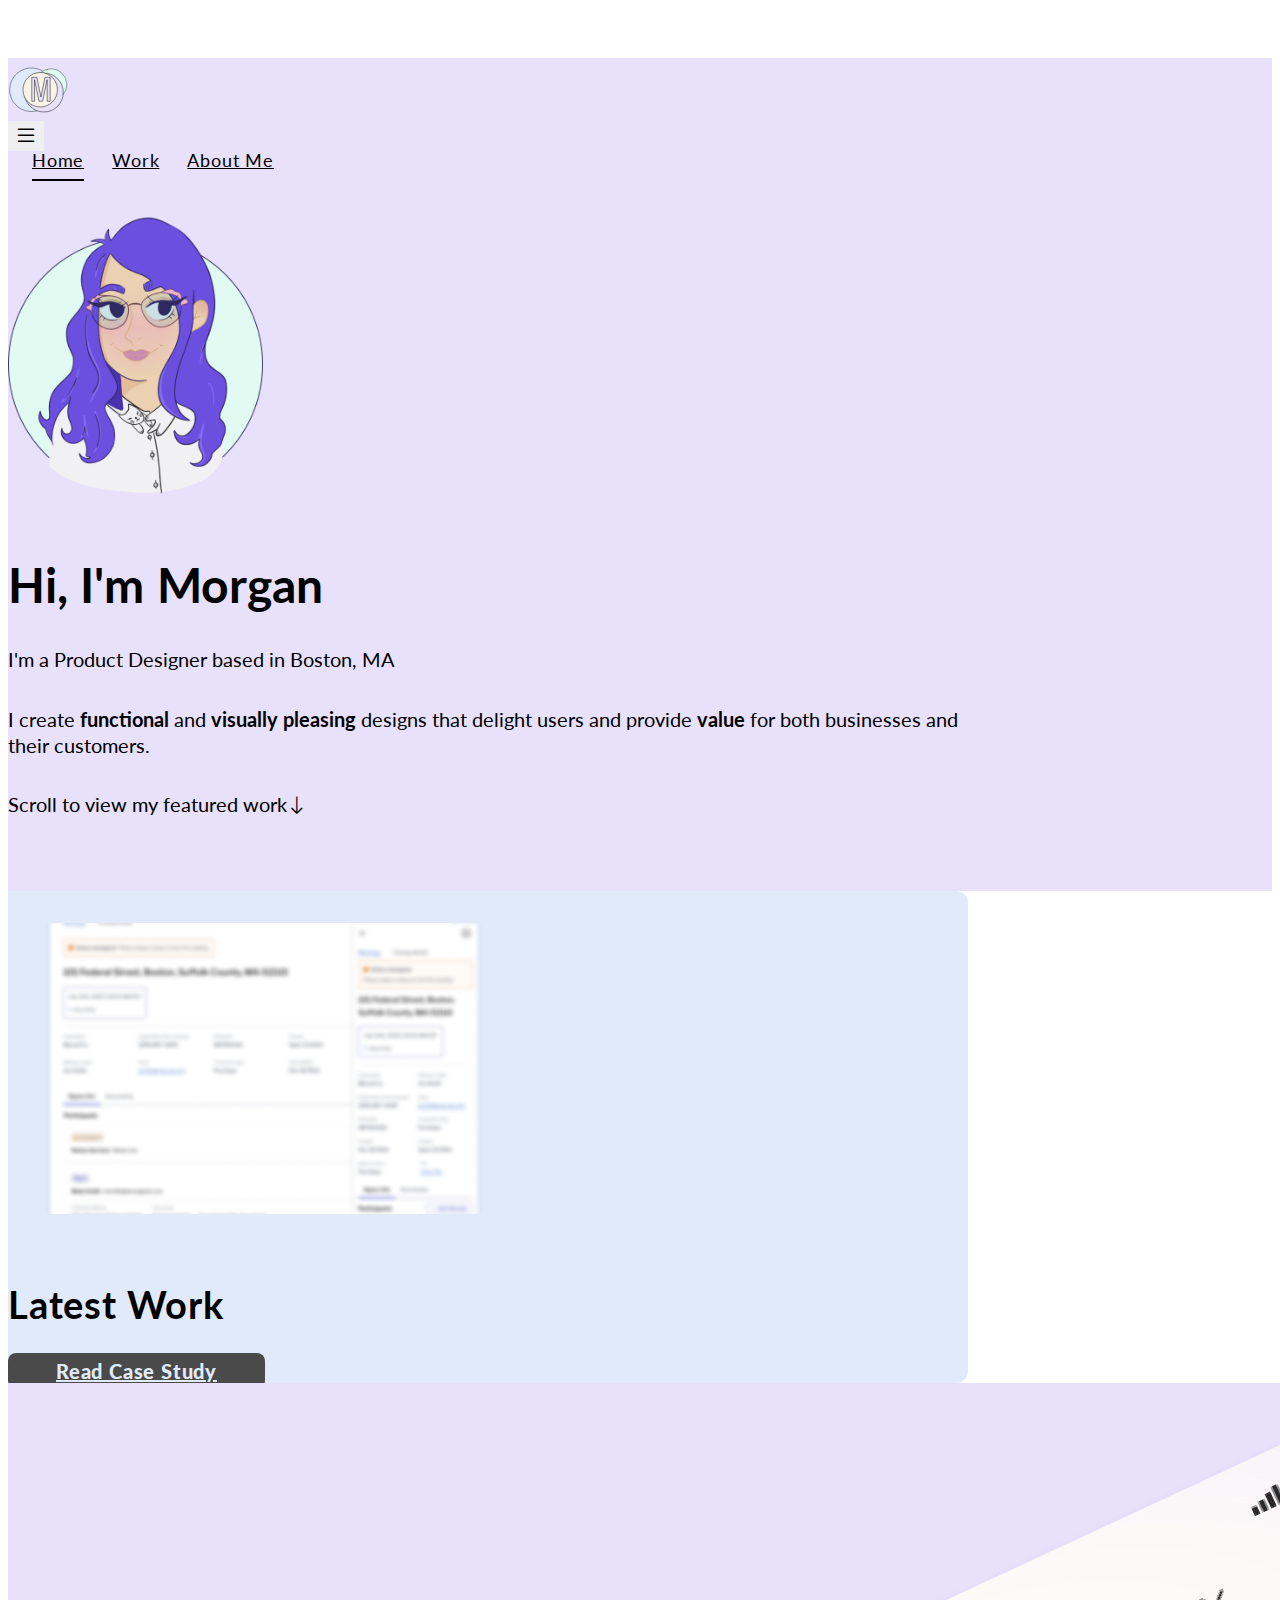
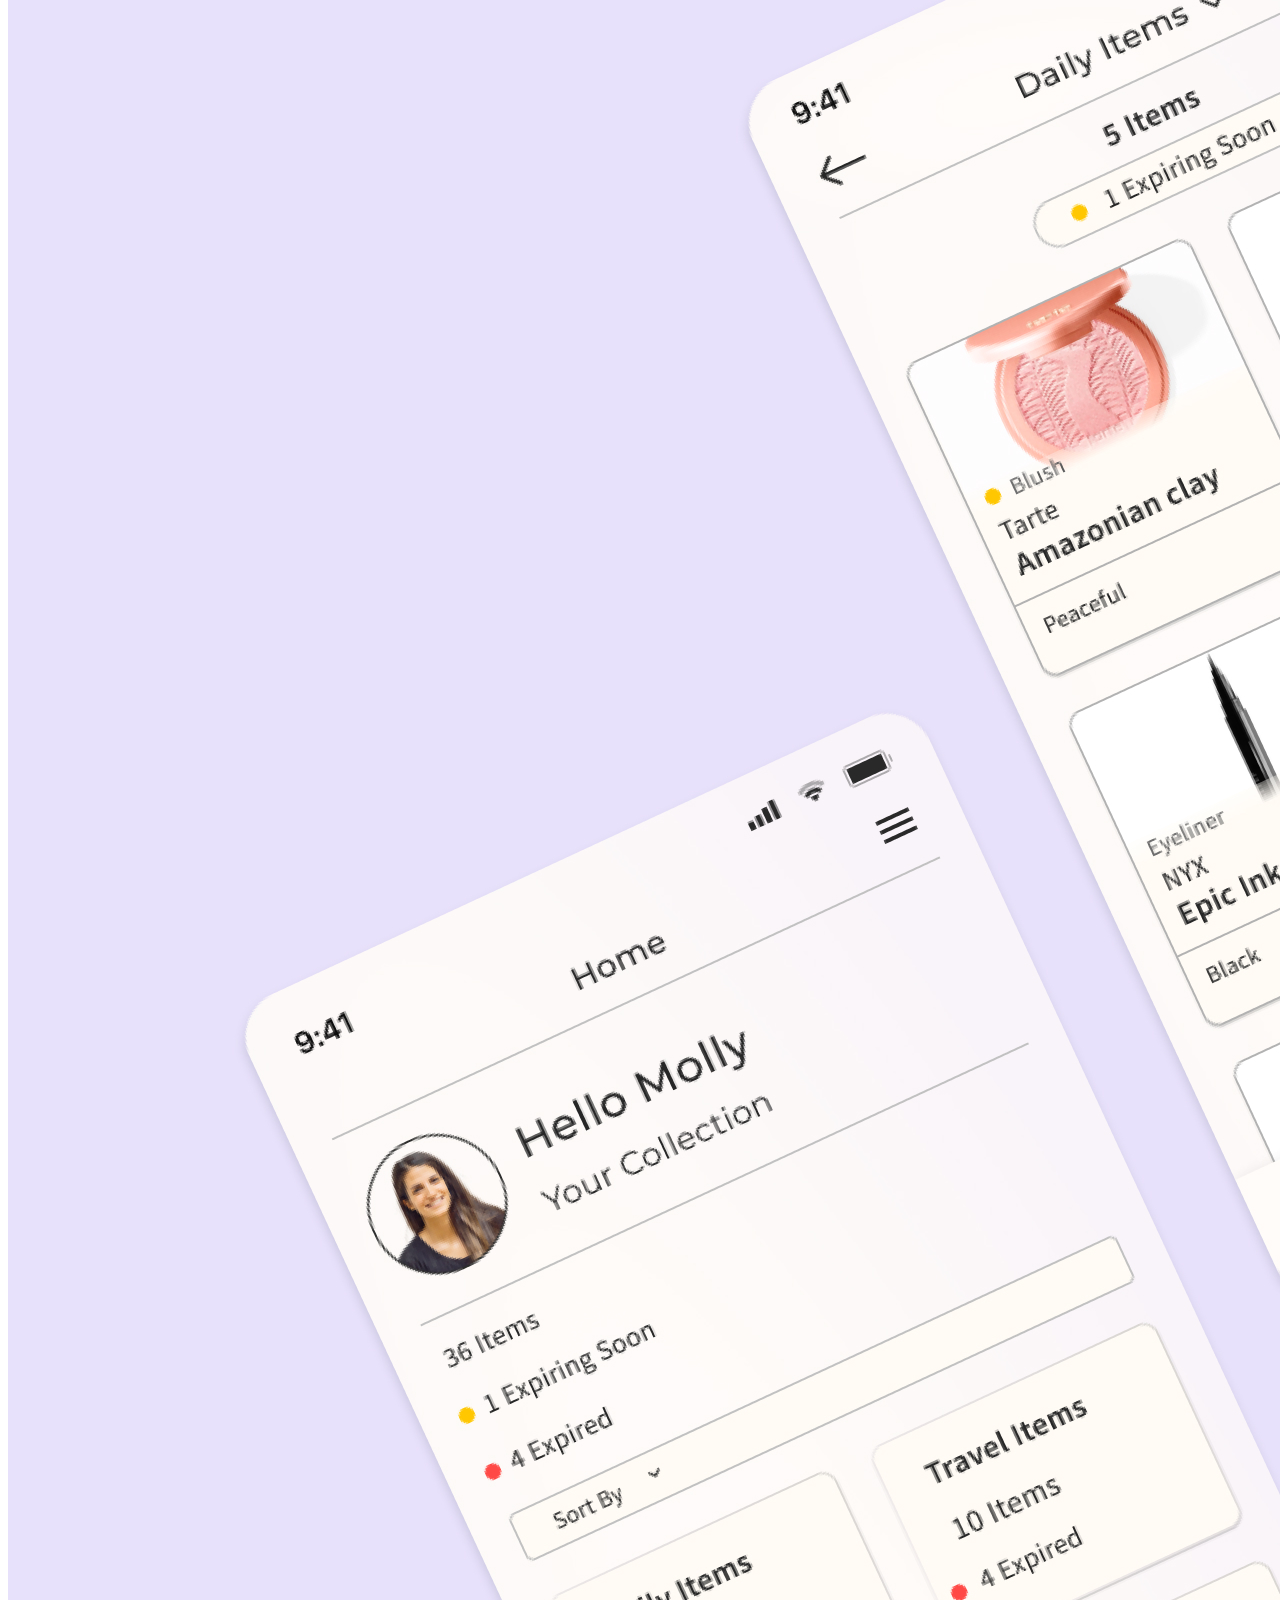
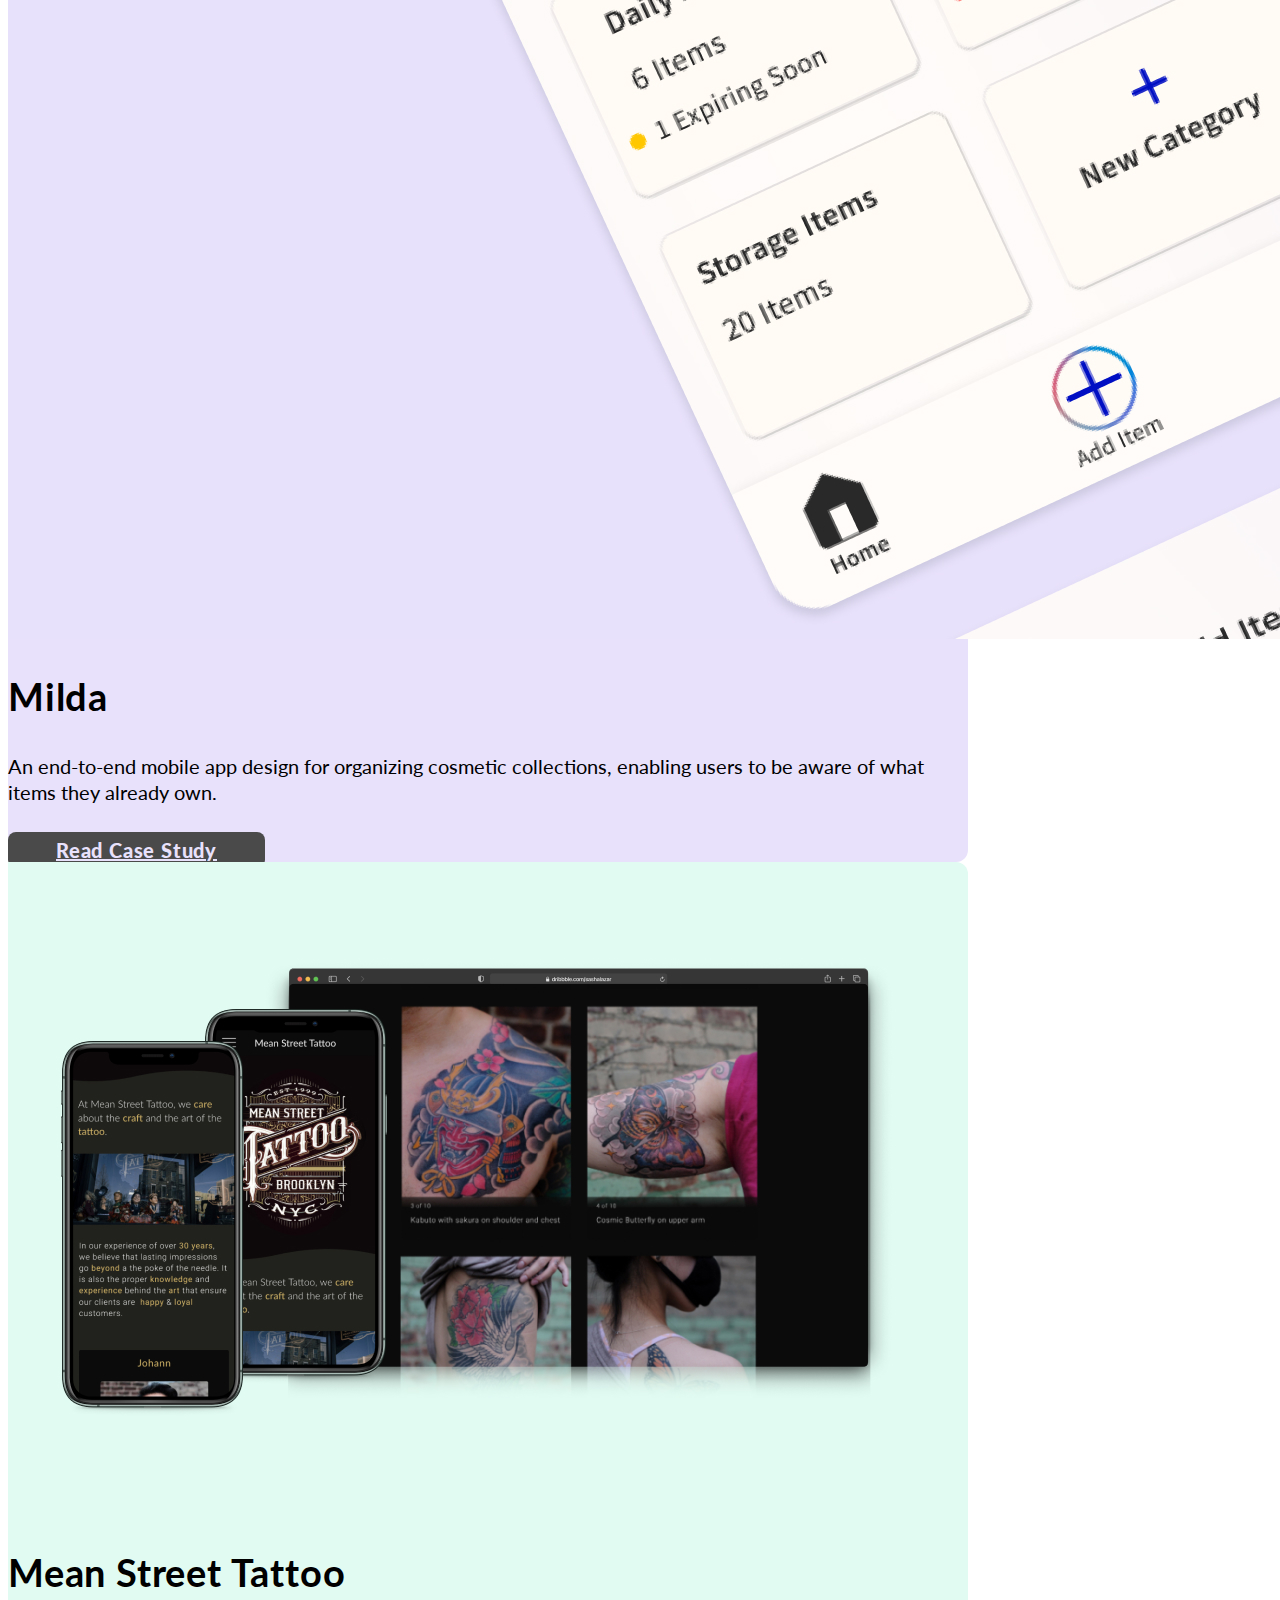
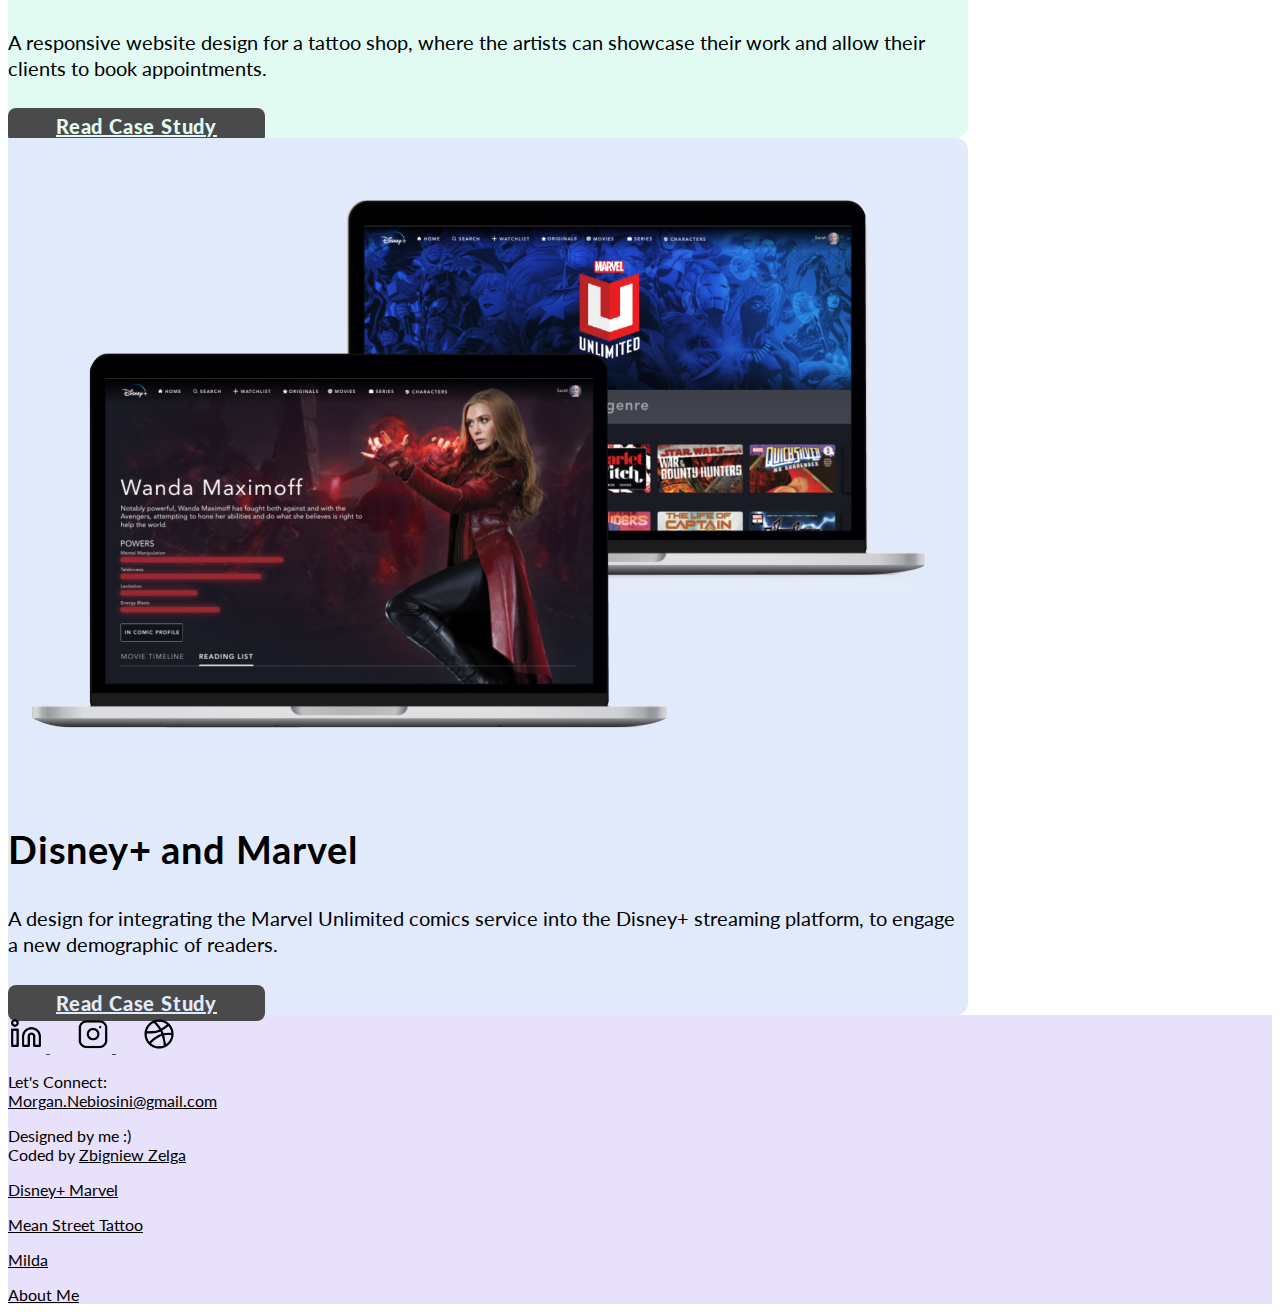
<file: index.html>
<!DOCTYPE html>
<html lang="en" class="h-100">
  <head>
    <!-- Required meta tags -->
    <meta charset="utf-8" />
    <meta name="viewport" content="width=device-width, initial-scale=1" />
    <meta name="robots" content="noindex">

    <!-- Bootstrap CSS -->
    <link
      href="https://cdn.jsdelivr.net/npm/bootstrap@5.1.0/dist/css/bootstrap.min.css"
      rel="stylesheet"
      integrity="sha384-KyZXEAg3QhqLMpG8r+8fhAXLRk2vvoC2f3B09zVXn8CA5QIVfZOJ3BCsw2P0p/We"
      crossorigin="anonymous"
    />
    <link
      rel="stylesheet"
      href="https://cdn.jsdelivr.net/npm/bootstrap-icons@1.5.0/font/bootstrap-icons.css"
    />

    <!-- Lato Google font -->
    <link rel="preconnect" href="https://fonts.googleapis.com" />
    <link rel="preconnect" href="https://fonts.gstatic.com" crossorigin />
    <link
      href="https://fonts.googleapis.com/css2?family=Lato:wght@400;700;900&display=swap"
      rel="stylesheet"
    />

    <link href="global.css" rel="stylesheet" />
    <link href="styles.css" rel="stylesheet" />
    <title>Morgan Nebiosini - Product Designer</title>
    <link rel="shortcut icon" href="images/favicons/favicon.ico" />

    <!-- Fathom analytics -->
    <script
      src="https://cdn.usefathom.com/script.js"
      data-site="QMNLJYTA"
      defer
    ></script>
  </head>

  <body id="home" class="d-flex flex-column h-100">
    <header>
      <nav class="navbar fixed-top navbar-expand-md pt-md-0">
        <div class="container">
          <div class="ps-md-1">
            <a
              class="d-flex align-items-center me-md-auto text-dark text-decoration-none"
              href="/morgan-portfolio/"
            >
              <img
                class="d-block"
                src="images/morgan-icon.svg"
                alt="Morgan Nebiosini Avatar"
              />
            </a>
          </div>
          <button
            class="navbar-toggler"
            type="button"
            data-bs-toggle="collapse"
            data-bs-target="#navbarSupportedContent"
            aria-controls="navbarSupportedContent"
            aria-expanded="false"
            aria-label="Toggle navigation"
          >
            <span class="navbar-toggler-default">
              <i class="bi-list"></i>
            </span>
            <span class="navbar-toggler-toggled">
              <i class="bi-x"></i>
            </span>
          </button>
          <div class="collapse navbar-collapse" id="navbarSupportedContent">
            <div class="ms-auto">
              <div class="navbar-nav me-auto mb-2 mb-md-0 mt-md-2">
                <a
                  href="/morgan-portfolio/"
                  aria-current="page"
                  class="nav-link mx-md-3 mx-lg-4 pt-4 pt-md-2 active"
                  >Home</a
                >
                <a
                  href="/morgan-portfolio/portfolio.html"
                  aria-current="page"
                  class="nav-link mx-md-3 mx-lg-4 pt-4 pt-md-2"
                  >Work</a
                >
                <a
                  href="/morgan-portfolio/about.html"
                  aria-current="page"
                  class="nav-link ms-md-3 me-md-1 pt-4 pt-md-2"
                  >About Me</a
                >
              </div>
            </div>
          </div>
        </div>
      </nav>
    </header>

    <main>
      <!-- intro -->
      <div class="intro-block">
        <div class="container">
          <div
            class="row flex-lg-row justify-content-md-center align-items-center"
          >
            <div class="col-sm-4">
              <img
                class="d-block mx-auto"
                src="images/morgan-nebiosini-avatar.png"
                alt="Morgan Nebiosini Avatar"
              />
            </div>
            <div class="col-sm-8 d-flex-md flex-md-column align-self-md-end">
              <h1 class="text-center text-sm-start mb-lg-4">Hi, I'm Morgan</h1>
              <h5 class="text-center text-sm-start">
                I'm a Product Designer based in Boston, MA
              </h5>
              <h5 class="text-center text-sm-start">
                I create <strong>functional</strong> and
                <strong>visually pleasing</strong> designs that delight users
                and provide <strong>value</strong> for both businesses and their
                customers.
              </h5>
              <h5
                class="text-center text-sm-start pt-lg-4 mt-md-3 mt-xxl-5 mb-0 mb-xxl-1"
              >
                Scroll to view my featured work<i
                  class="inline-bi bi bi-arrow-down px-1"
                ></i>
              </h5>
            </div>
          </div>
        </div>
      </div>

      <!-- latest work -->
      <div class="disney-marvel-block px-2 pt-4 pt-sm-5 pb-5">
        <div class="container px-0 px-md-4 py-0">
          <div class="row flex-lg-row-reverse align-items-center px-2 pb-2">
            <div class="col-lg-7 pb-3 pb-sm-3 pb-lg-0">
              <img
                class="d-block img-fluid"
                src="images/current-work.png"
                alt="Morgan Nebiosini Current Work Design Teaser"
              />
            </div>
            <div
              class="col-lg-5 d-flex flex-column align-items-center align-items-lg-start pb-5"
            >
              <h2 class="text-center text-lg-start my-sm-3">Latest Work</h2>
              <a
                href="https://morgannebiosini.com/"
                target="_blank"
                role="button"
                class="btn btn-primary read-case-study"
                >Read Case Study</a
              >
            </div>
          </div>
        </div>
      </div>

      <!-- milda -->
      <div class="milda-block px-2 pb-5">
        <div class="container px-0 px-md-4 py-0">
          <div class="row flex-lg-row align-items-center px-2 pt-5">
            <div class="col-lg-7 pb-3 pb-sm-3 pb-lg-0">
              <img
                class="d-block img-fluid"
                src="images/milda.jpg"
                alt="Morgan Nebiosini Milda Design Teaser"
              />
            </div>
            <div
              class="col-lg-5 d-flex flex-column align-items-center align-items-lg-start pb-5"
            >
              <h2 class="text-center text-lg-start my-sm-3">Milda</h2>
              <h5 class="text-center text-lg-start mb-4">
                An end-to-end mobile app design for organizing cosmetic
                collections, enabling users to be aware of what items they
                already own.
              </h5>
              <a
                href="/morgan-portfolio/milda.html"
                role="button"
                class="btn btn-primary read-case-study"
                >Read Case Study</a
              >
            </div>
          </div>
        </div>
      </div>

      <!-- mean street tattoo -->
      <div class="mean-street-tattoo-block px-2 pb-5">
        <div class="container px-0 px-md-4 py-4">
          <div class="row flex-lg-row-reverse align-items-center px-2 pb-2">
            <div class="col-lg-7 pb-3 pb-sm-3 pb-lg-0">
              <img
                class="d-block img-fluid"
                src="images/mean-street-tattoo.jpg"
                alt="Morgan Nebiosini Mean Street Tattoo Design Teaser"
              />
            </div>
            <div
              class="col-lg-5 d-flex flex-column align-items-center align-items-lg-start"
            >
              <h2 class="text-center text-lg-start my-sm-3">
                Mean Street Tattoo
              </h2>
              <h5 class="text-center text-lg-start mb-4">
                A responsive website design for a tattoo shop, where the artists
                can showcase their work and allow their clients to book
                appointments.
              </h5>
              <a
                href="/morgan-portfolio/mean-street-tattoo.html"
                role="button"
                class="btn btn-primary read-case-study"
                >Read Case Study</a
              >
            </div>
          </div>
        </div>
      </div>

      <!-- disney+ marvel integration -->
      <div class="disney-marvel-block px-2 pb-5">
        <div class="container px-0 px-md-4 py-4">
          <div class="row flex-lg-row align-items-center px-2 pb-2">
            <div class="col-lg-7 pb-3 pb-sm-3 pb-lg-0">
              <img
                class="d-block img-fluid"
                src="images/disney-marvel.jpg"
                alt="Morgan Nebiosini Disney+ Marvel Design Teaser"
              />
            </div>
            <div
              class="col-lg-5 d-flex flex-column align-items-center align-items-lg-start"
            >
              <h2 class="text-center text-lg-start my-sm-3">
                Disney+ and Marvel
              </h2>
              <h5 class="text-center text-lg-start mb-4">
                A design for integrating the Marvel Unlimited comics service
                into the Disney+ streaming platform, to engage a new demographic
                of readers.
              </h5>
              <a
                href="/morgan-portfolio/disney-marvel.html"
                role="button"
                class="btn btn-primary read-case-study"
                >Read Case Study</a
              >
            </div>
          </div>
        </div>
      </div>
    </main>

    <footer class="mt-auto">
      <div class="footer px-2">
        <div class="container px-3 py-3">
          <div class="row">
            <div
              class="col-md-4 col-lg-3 d-flex flex-column justify-content-evenly"
            >
              <div class="row pb-3">
                <div
                  class="d-flex justify-content-start align-items-center social-links"
                >
                  <a
                    href="https://www.linkedin.com/in/morgannebiosini/"
                    target="_blank"
                  >
                    <img
                      class="d-block"
                      src="images/linkedin.png"
                      alt="Morgan Nebiosini on LinkedIn"
                    />
                  </a>

                  <a
                    href="https://www.instagram.com/morgan.ui.ux/"
                    target="_blank"
                  >
                    <img
                      class="d-block"
                      src="images/instagram.png"
                      alt="Morgan Nebiosini on Instagram"
                    />
                  </a>

                  <a href="https://dribbble.com/MorganHope" target="_blank">
                    <img
                      class="d-block"
                      src="images/dribbble.png"
                      alt="Morgan Nebiosini on Dribbble"
                    />
                  </a>
                </div>
              </div>

              <div>
                <p>
                  Let's Connect:<br />
                  <a href="mailto:morgan.nebiosini@gmail.com"
                    >Morgan.Nebiosini@gmail.com</a
                  >
                </p>
              </div>
              <div>
                <p>
                  Designed by me :)<br />
                  Coded by
                  <a href="https://zbigniewzelga.com">Zbigniew Zelga</a>
                </p>
              </div>
            </div>

            <div class="col-md-4 col-lg-3 offset-md-4 offset-lg-6">
              <ul class="footer-list">
                <li>
                  <a href="/disney-marvel.html" aria-current="page"
                    >Disney+ Marvel</a
                  >
                </li>
                <li>
                  <a href="/mean-street-tattoo.html" aria-current="page"
                    >Mean Street Tattoo</a
                  >
                </li>
                <li><a href="/milda.html" aria-current="page">Milda</a></li>
                <li><a href="/about.html" aria-current="page">About Me</a></li>
              </ul>
            </div>
          </div>
        </div>
      </div>
    </footer>

    <script
      src="https://cdn.jsdelivr.net/npm/bootstrap@5.1.0/dist/js/bootstrap.bundle.min.js"
      integrity="sha384-U1DAWAznBHeqEIlVSCgzq+c9gqGAJn5c/t99JyeKa9xxaYpSvHU5awsuZVVFIhvj"
      crossorigin="anonymous"
    ></script>
  </body>
</html>
</file>
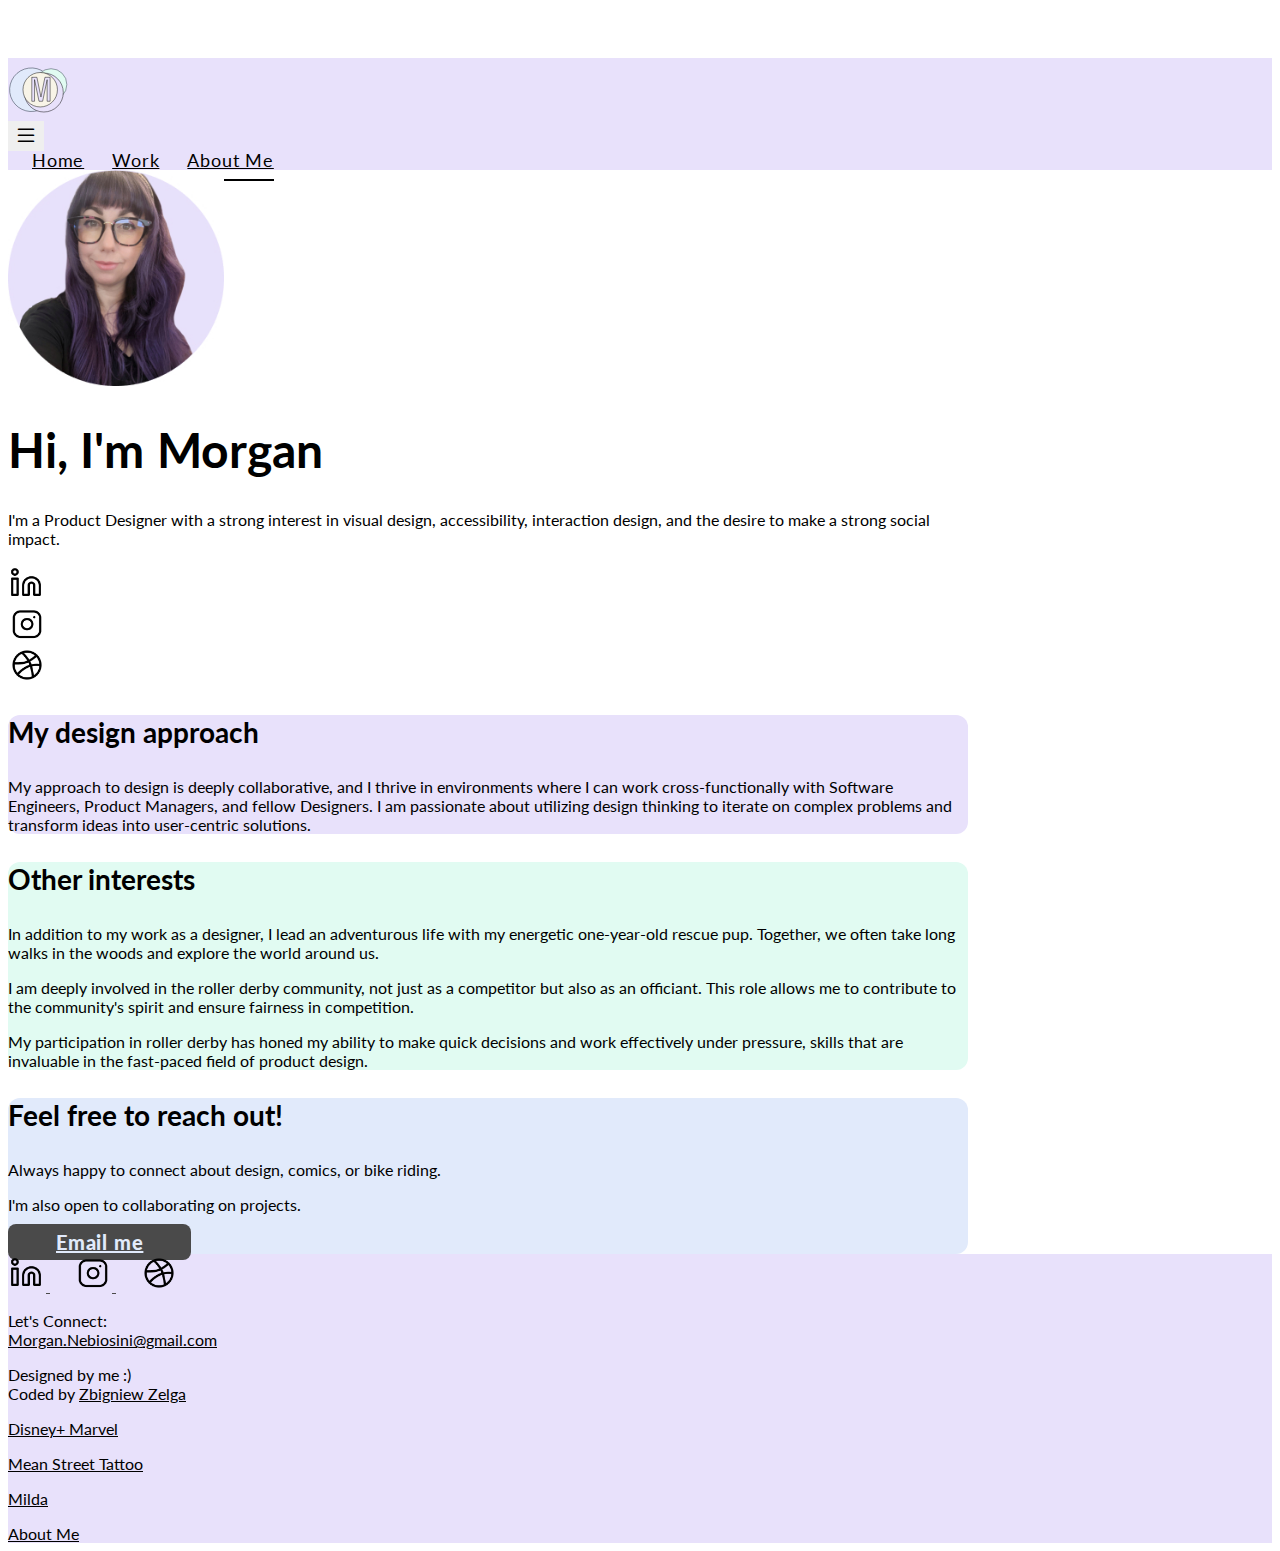
<file: about.html>
<!DOCTYPE html>
<html lang="en" class="h-100">

<head>
  <!-- Required meta tags -->
  <meta charset="utf-8" />
  <meta name="viewport" content="width=device-width, initial-scale=1" />
  <meta name="robots" content="noindex">

  <!-- Bootstrap CSS -->
  <link href="https://cdn.jsdelivr.net/npm/bootstrap@5.1.0/dist/css/bootstrap.min.css" rel="stylesheet"
    integrity="sha384-KyZXEAg3QhqLMpG8r+8fhAXLRk2vvoC2f3B09zVXn8CA5QIVfZOJ3BCsw2P0p/We" crossorigin="anonymous" />
  <link rel="stylesheet" href="https://cdn.jsdelivr.net/npm/bootstrap-icons@1.5.0/font/bootstrap-icons.css" />

  <!-- Lato Google font -->
  <link rel="preconnect" href="https://fonts.googleapis.com" />
  <link rel="preconnect" href="https://fonts.gstatic.com" crossorigin />
  <link href="https://fonts.googleapis.com/css2?family=Lato:wght@400;700;900&display=swap" rel="stylesheet">

  <link href="global.css" rel="stylesheet" />
  <link href="styles.css" rel="stylesheet" />
  <link href="about-me.css" rel="stylesheet" />
  <title>Morgan Nebiosini - Product Designer</title>
  <link rel="shortcut icon" href="images/favicons/favicon.ico" />

  <!-- Fathom analytics -->
  <script src="https://cdn.usefathom.com/script.js" data-site="QMNLJYTA" defer></script>
</head>

<body id="about-me" class="d-flex flex-column h-100"></body>
<header>
  <nav class="navbar fixed-top navbar-expand-md pt-md-0">
    <div class="container">
      <div class="ps-md-1">
        <a class="
                d-flex
                align-items-center
                me-md-auto
                text-dark text-decoration-none
              " href="/morgan-portfolio/">
          <img class="d-block" src="images/morgan-icon.svg" alt="Morgan Nebiosini Avatar" />
          
        </a>
      </div>
      <button class="navbar-toggler" type="button" data-bs-toggle="collapse" data-bs-target="#navbarSupportedContent"
        aria-controls="navbarSupportedContent" aria-expanded="false" aria-label="Toggle navigation">
        <span class="navbar-toggler-default">
          <i class="bi-list"></i>
        </span>
        <span class="navbar-toggler-toggled">
          <i class="bi-x"></i>
        </span>
      </button>
      <div class="collapse navbar-collapse" id="navbarSupportedContent">
        <div class="ms-auto">
          <div class="navbar-nav me-auto mb-2 mb-md-0 mt-md-2">
            <a href="/morgan-portfolio/" aria-current="page" class="nav-link mx-md-3 mx-lg-4 pt-4 pt-md-2">Home</a>
            <a href="/morgan-portfolio/portfolio.html" aria-current="page" class="nav-link mx-md-3 mx-lg-4 pt-4 pt-md-2">Work</a>
            <a href="/morgan-portfolio/about.html" aria-current="page" class="nav-link ms-md-3 me-md-1 pt-4 pt-md-2 active">About Me</a>
          </div>
        </div>
      </div>
    </div>
  </nav>
</header>

<main>
  <!-- intro -->
  <div class="about-block px-2 pt-4 pb-5">
    <div class="container">
      <div class="row flex-md-row align-items-center">
        <div class="col-md-4 offset-xl-1">
          <img id="headshot" class="d-block mx-auto" src="images/morgan-headshot.png" alt="Morgan Nebiosini Headshot" />
        </div>
        <div class="col-md-8 col-xl-6 mt-2 mt-md-4">
          <h1 class="text-start">Hi, I'm Morgan</h1>
          <p class="text-start">
            I'm a Product Designer with a strong interest in visual design, accessibility, interaction design, and the desire to make a strong social impact.
          </p>
          <div class="row py-3 pt-md-0 pb-md-2 social-links">          
            <div class="col-4 col-sm-2">
              <a href="https://www.linkedin.com/in/morgannebiosini/" target="_blank">
                <img class="img-fluid" src="images/linkedin.png" alt="Morgan Nebiosini on LinkedIn" />
              </a>
            </div>
            <div class="col-4 col-sm-2">
              <a href="https://www.instagram.com/morgan.ui.ux/" target="_blank">
                <img class="img-fluid" src="images/instagram.png" alt="Morgan Nebiosini on Instagram" />
              </a>
            </div>
            <div class="col-4 col-sm-2">
              <a href="https://dribbble.com/MorganHope" target="_blank">
                <img class="img-fluid" src="images/dribbble.png" alt="Morgan Nebiosini on Dribbble" />
              </a>
            </div>
          </div>
        </div>
      </div>
    </div>
  </div>

  <!-- my story so far -->
  <div class="my-story-block px-2 pb-5">
    <div class="container">
      <div class="row flex-lg-row align-items-center px-0">
        <div class="col-xl-10 offset-xl-1 px-3 py-3">
          <h3 class="text-start">My design approach</h3>
          <p class="text-start">
            My approach to design is deeply collaborative, and I thrive in environments where I can work cross-functionally with Software Engineers, Product Managers, and fellow Designers. I am passionate about utilizing design thinking to iterate on complex problems and transform ideas into user-centric solutions.
          </p>
        </div>
      </div>
    </div>
  </div>

    <!-- my free time -->
  <div class="my-free-time px-2 pb-5">
    <div class="container">
      <div class="row flex-lg-row align-items-center px-0">
        <div class="col-xl-10 offset-xl-1 px-3 py-3">
          <h3 class="text-start">Other interests</h3>
          <p class="text-start">
            In addition to my work as a designer, I lead an adventurous life with my energetic one-year-old rescue pup. Together, we often take long walks in the woods and explore the world around us.
          </p>
          <p class="text-start">
            I am deeply involved in the roller derby community, not just as a competitor but also as an officiant. This role allows me to contribute to the community's spirit and ensure fairness in competition.
          </p>
          <p class="text-start">
            My participation in roller derby has honed my ability to make quick decisions and work effectively under pressure, skills that are invaluable in the fast-paced field of product design.
          </p>
        </div>
      </div>
    </div>
  </div>

  <!-- contact me -->
  <div class="contact-me-block px-2 pb-5">
    <div class="container">
      <div class="row flex-lg-row align-items-center px-0">
        <div class="col-xl-10 offset-xl-1 px-3 px-md-4 py-3 text-center">
          <h3 class="mt-3">Feel free to reach out!</h3>
          <p>Always happy to connect about design, comics, or bike riding.</p>
          <p>I'm also open to collaborating on projects.</p>
          <a href="mailto:morgan.nebiosini@gmail.com" role="button"
            class="btn btn-primary read-case-study mt-4 mb-4">Email me</a>
        </div>
      </div>
    </div>
  </div>
</main>

<footer class="mt-auto">
  <div class="footer px-2">
    <div class="container px-3 py-3">
      <div class="row">
        <div class="
                col-md-4 col-lg-3
                d-flex
                flex-column
                justify-content-evenly
              ">
          <div class="row pb-3">
            <div class="
                    d-flex
                    justify-content-start
                    align-items-center
                    social-links
                  ">
              <a href="https://www.linkedin.com/in/morgannebiosini/" target="_blank">
                <img class="d-block" src="images/linkedin.png" alt="Morgan Nebiosini on LinkedIn" />
              </a>

              <a href="https://www.instagram.com/morgan.ui.ux/" target="_blank">
                <img class="d-block" src="images/instagram.png" alt="Morgan Nebiosini on Instagram" />
              </a>

              <a href="https://dribbble.com/MorganHope" target="_blank">
                <img class="d-block" src="images/dribbble.png" alt="Morgan Nebiosini on Dribbble" />
              </a>
            </div>
          </div>

          <div>
            <p>
              Let's Connect:<br />
              <a href="mailto:morgan.nebiosini@gmail.com">Morgan.Nebiosini@gmail.com</a>
            </p>
          </div>
          <div>
            <p>
              Designed by me :)<br />
              Coded by
              <a href="https://zbigniewzelga.com">Zbigniew Zelga</a>
            </p>
          </div>
        </div>

        <div class="col-md-4 col-lg-3 offset-md-4 offset-lg-6">
          <ul class="footer-list">
            <li>
              <a href="/morgan-portfolio/disney-marvel.html" aria-current="page">Disney+ Marvel</a>
            </li>
            <li>
              <a href="/morgan-portfolio/mean-street-tattoo.html" aria-current="page">Mean Street Tattoo</a>
            </li>
            <li><a href="/morgan-portfolio/milda.html" aria-current="page">Milda</a></li>
            <li><a href="/morgan-portfolio/about.html" aria-current="page">About Me</a></li>
          </ul>
        </div>
      </div>
    </div>
  </div>
</footer>

<script src="https://cdn.jsdelivr.net/npm/bootstrap@5.1.0/dist/js/bootstrap.bundle.min.js"
  integrity="sha384-U1DAWAznBHeqEIlVSCgzq+c9gqGAJn5c/t99JyeKa9xxaYpSvHU5awsuZVVFIhvj" crossorigin="anonymous"></script>
</body>

</html>
</file>
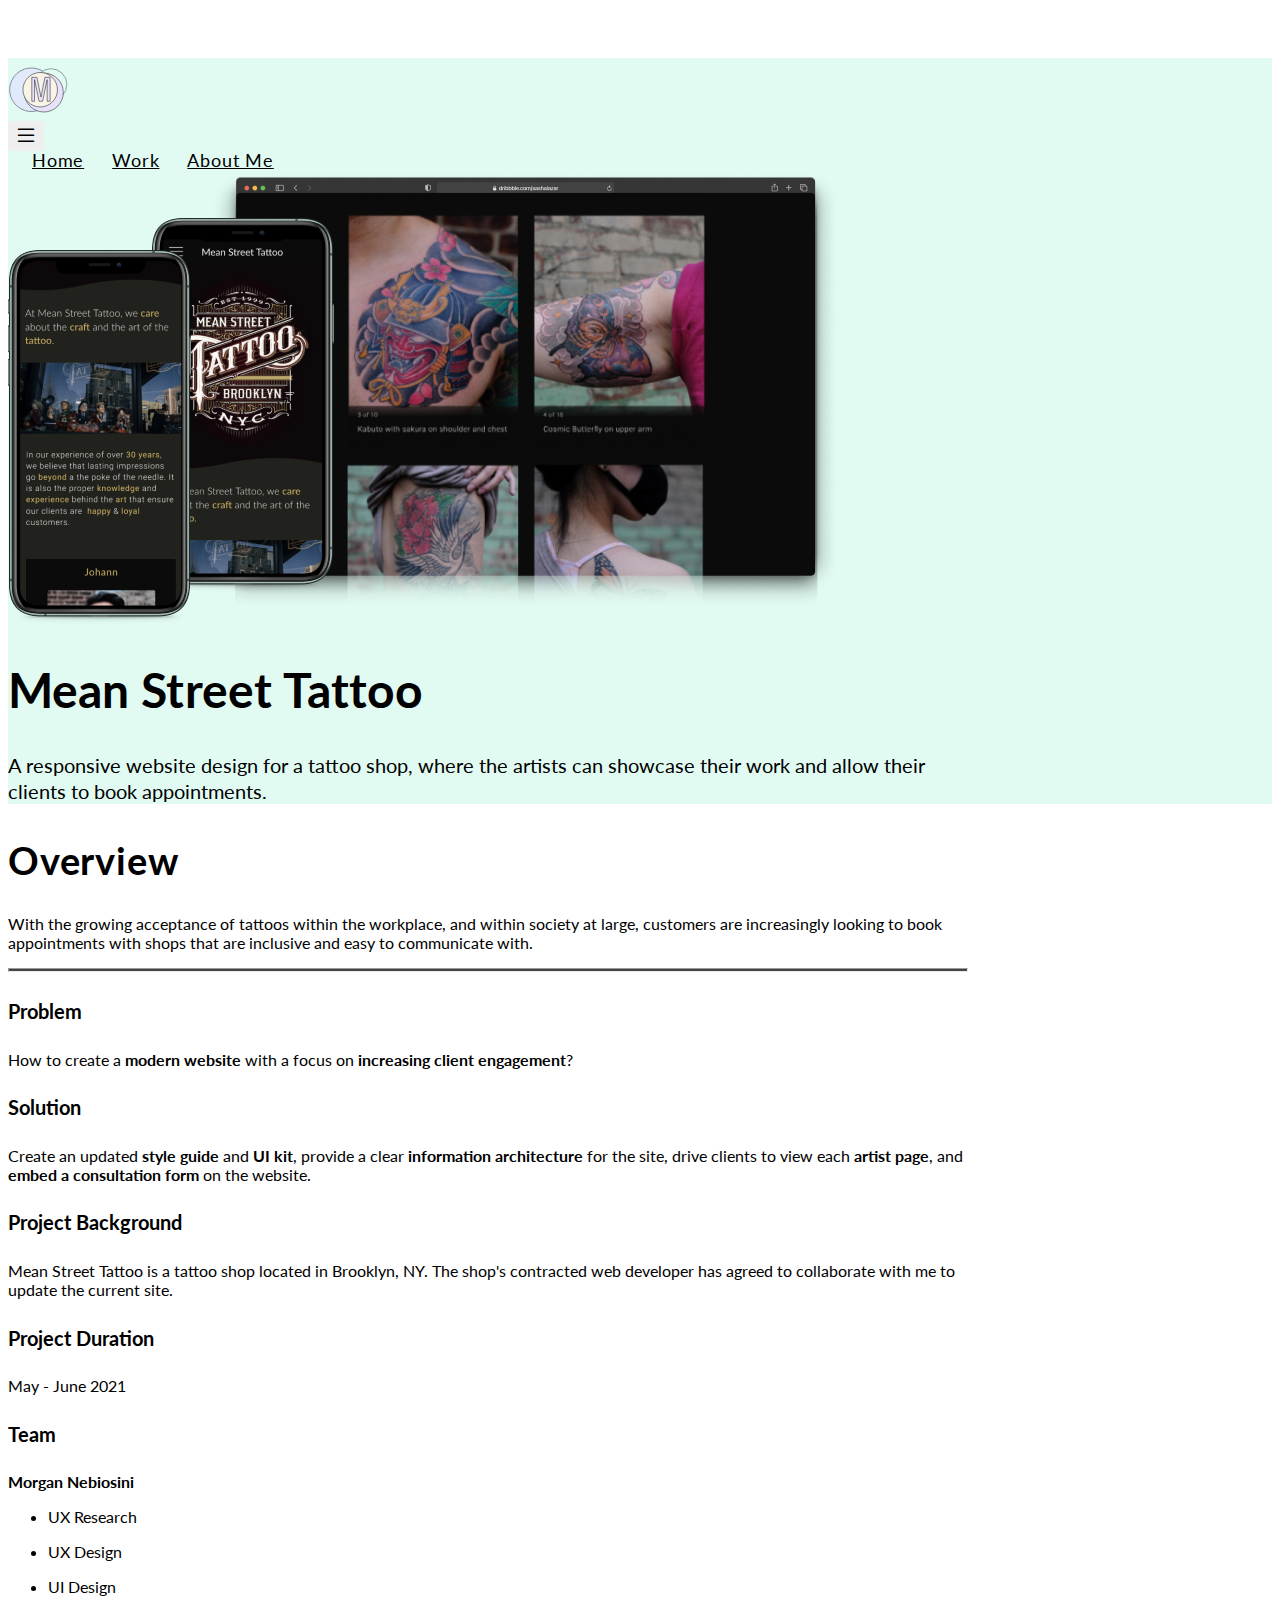
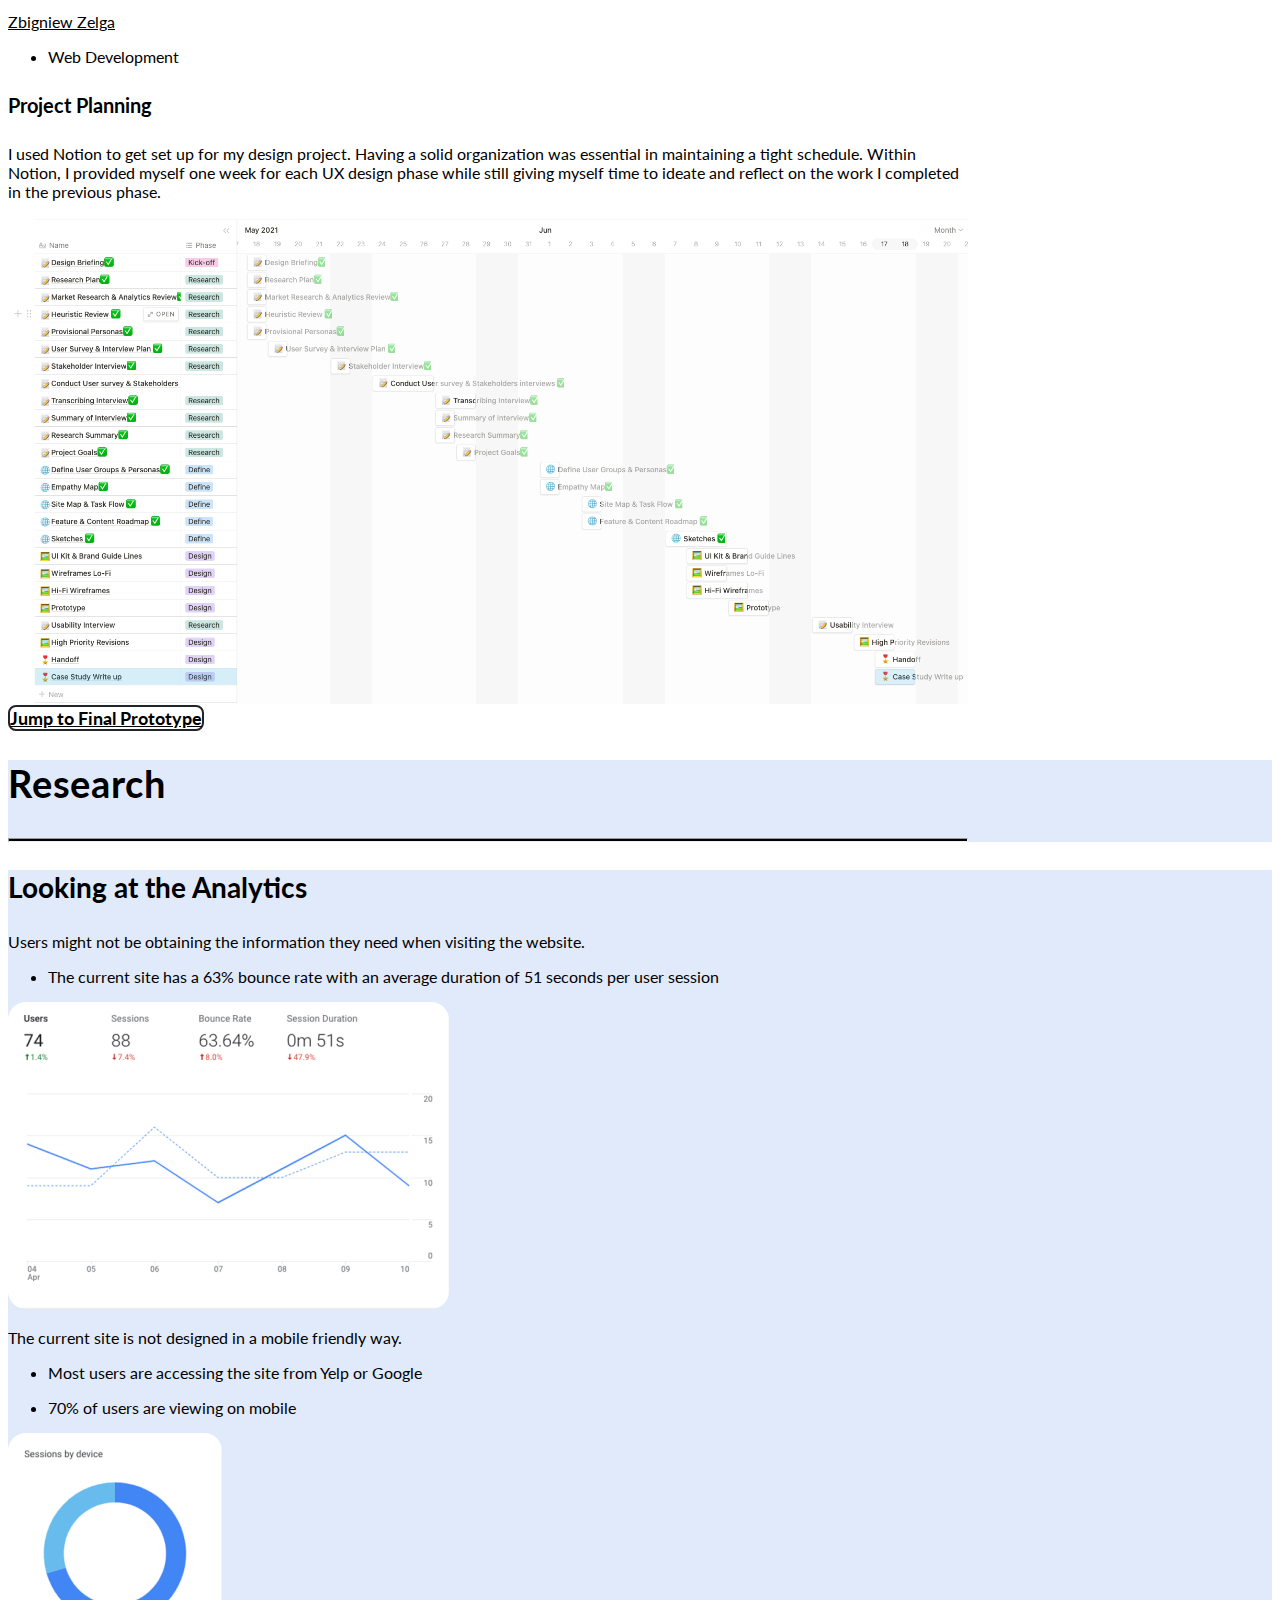
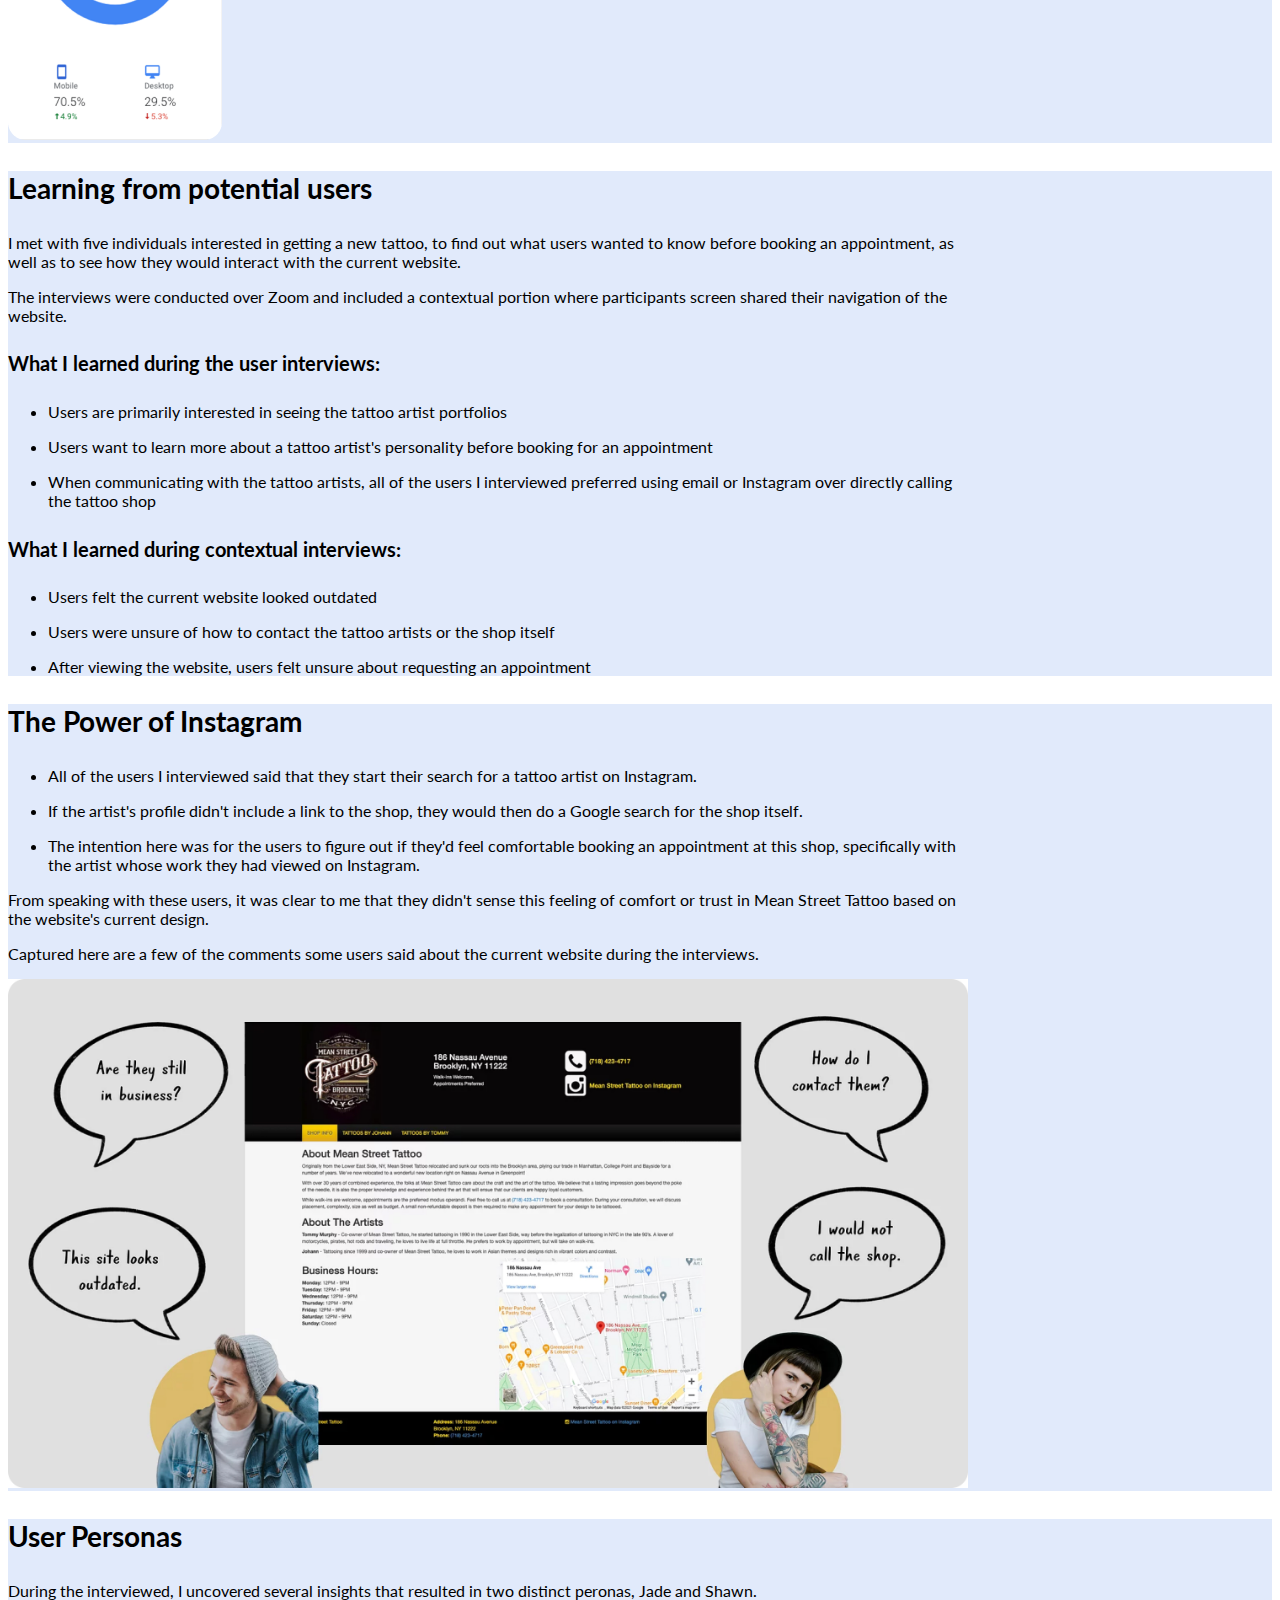
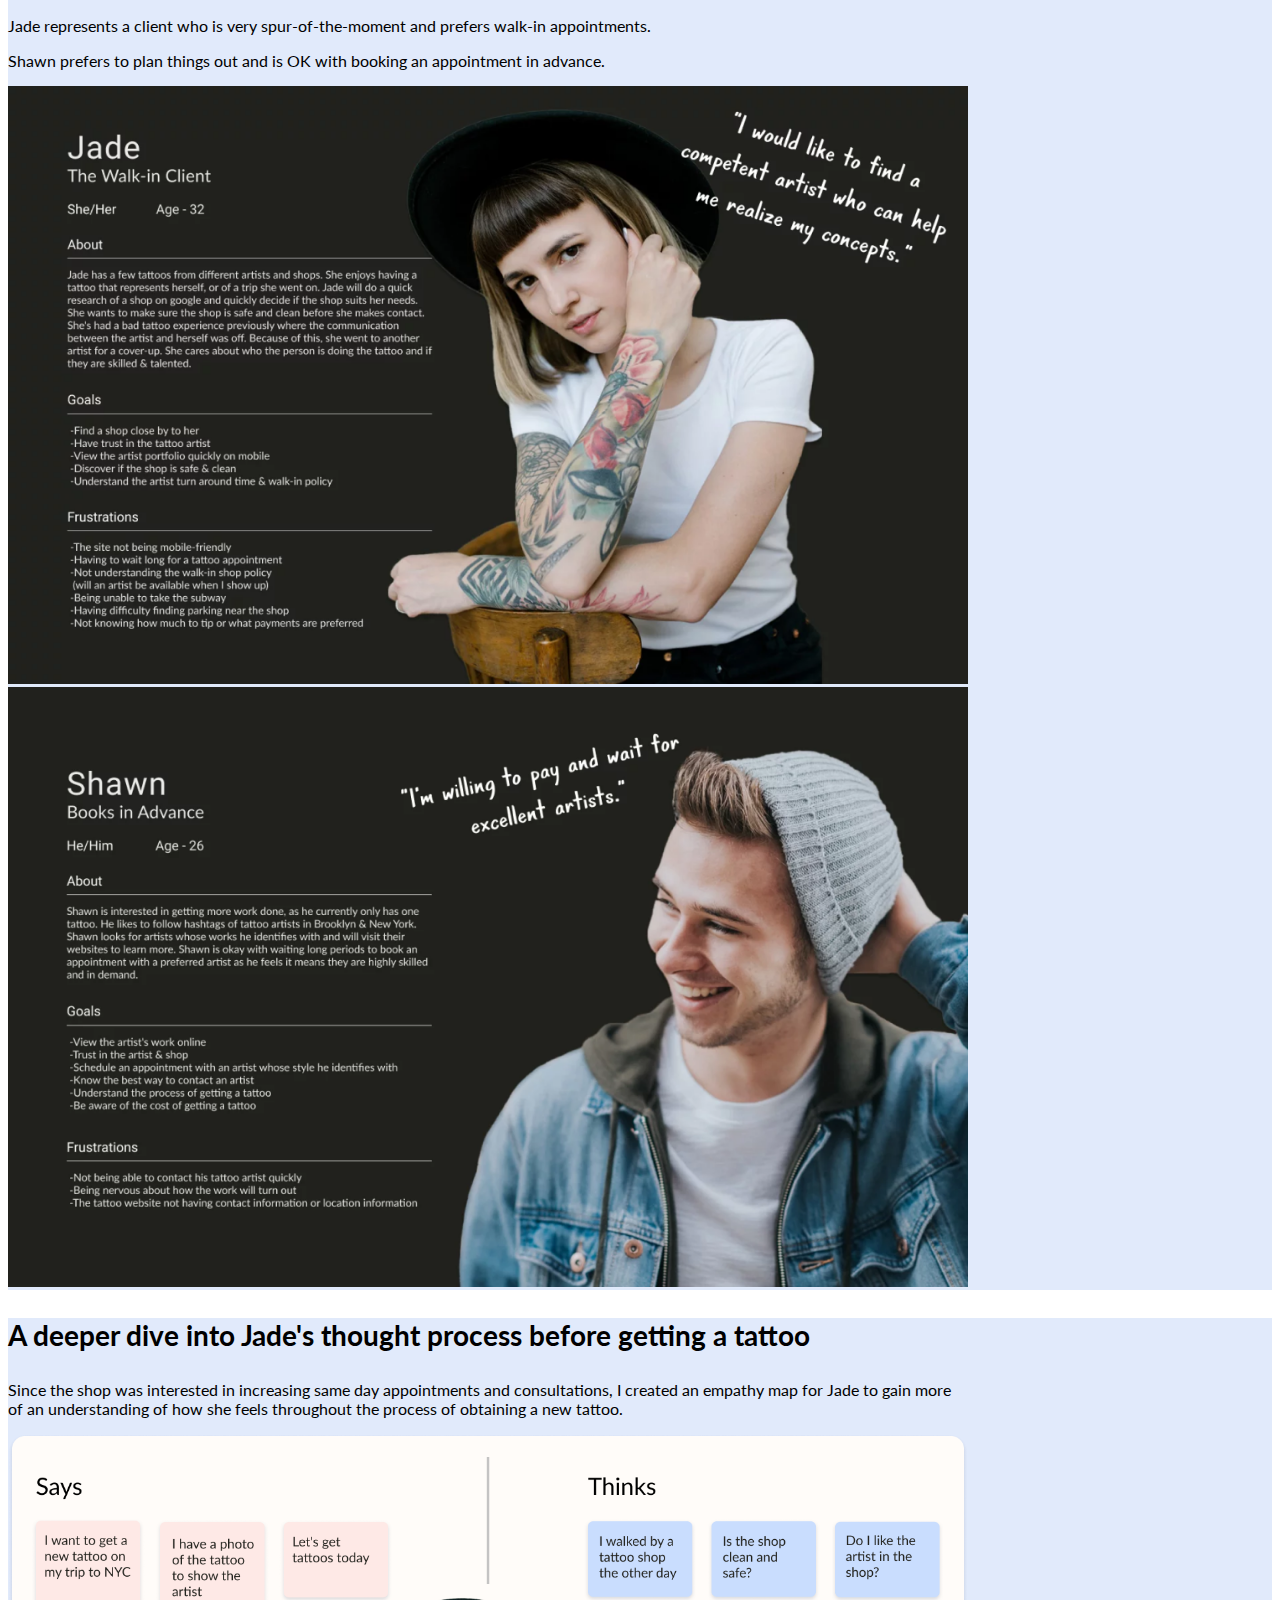
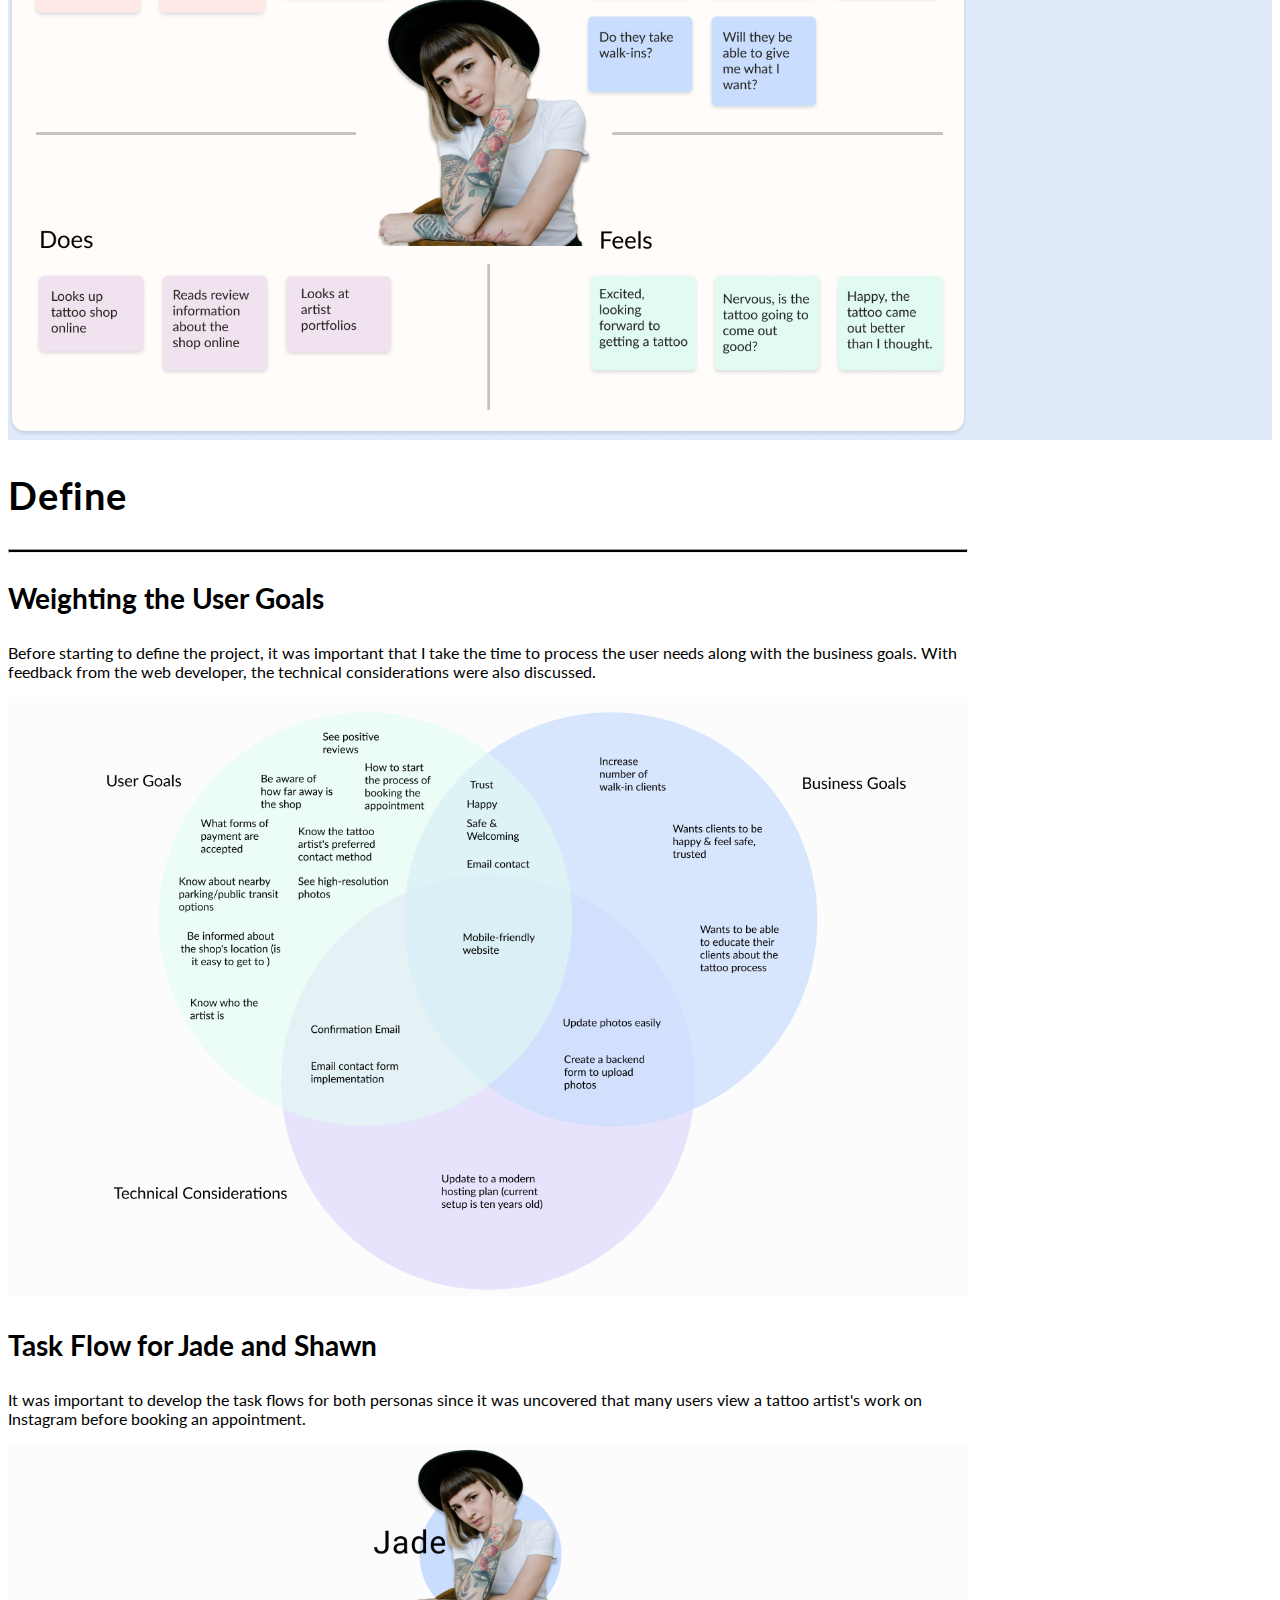
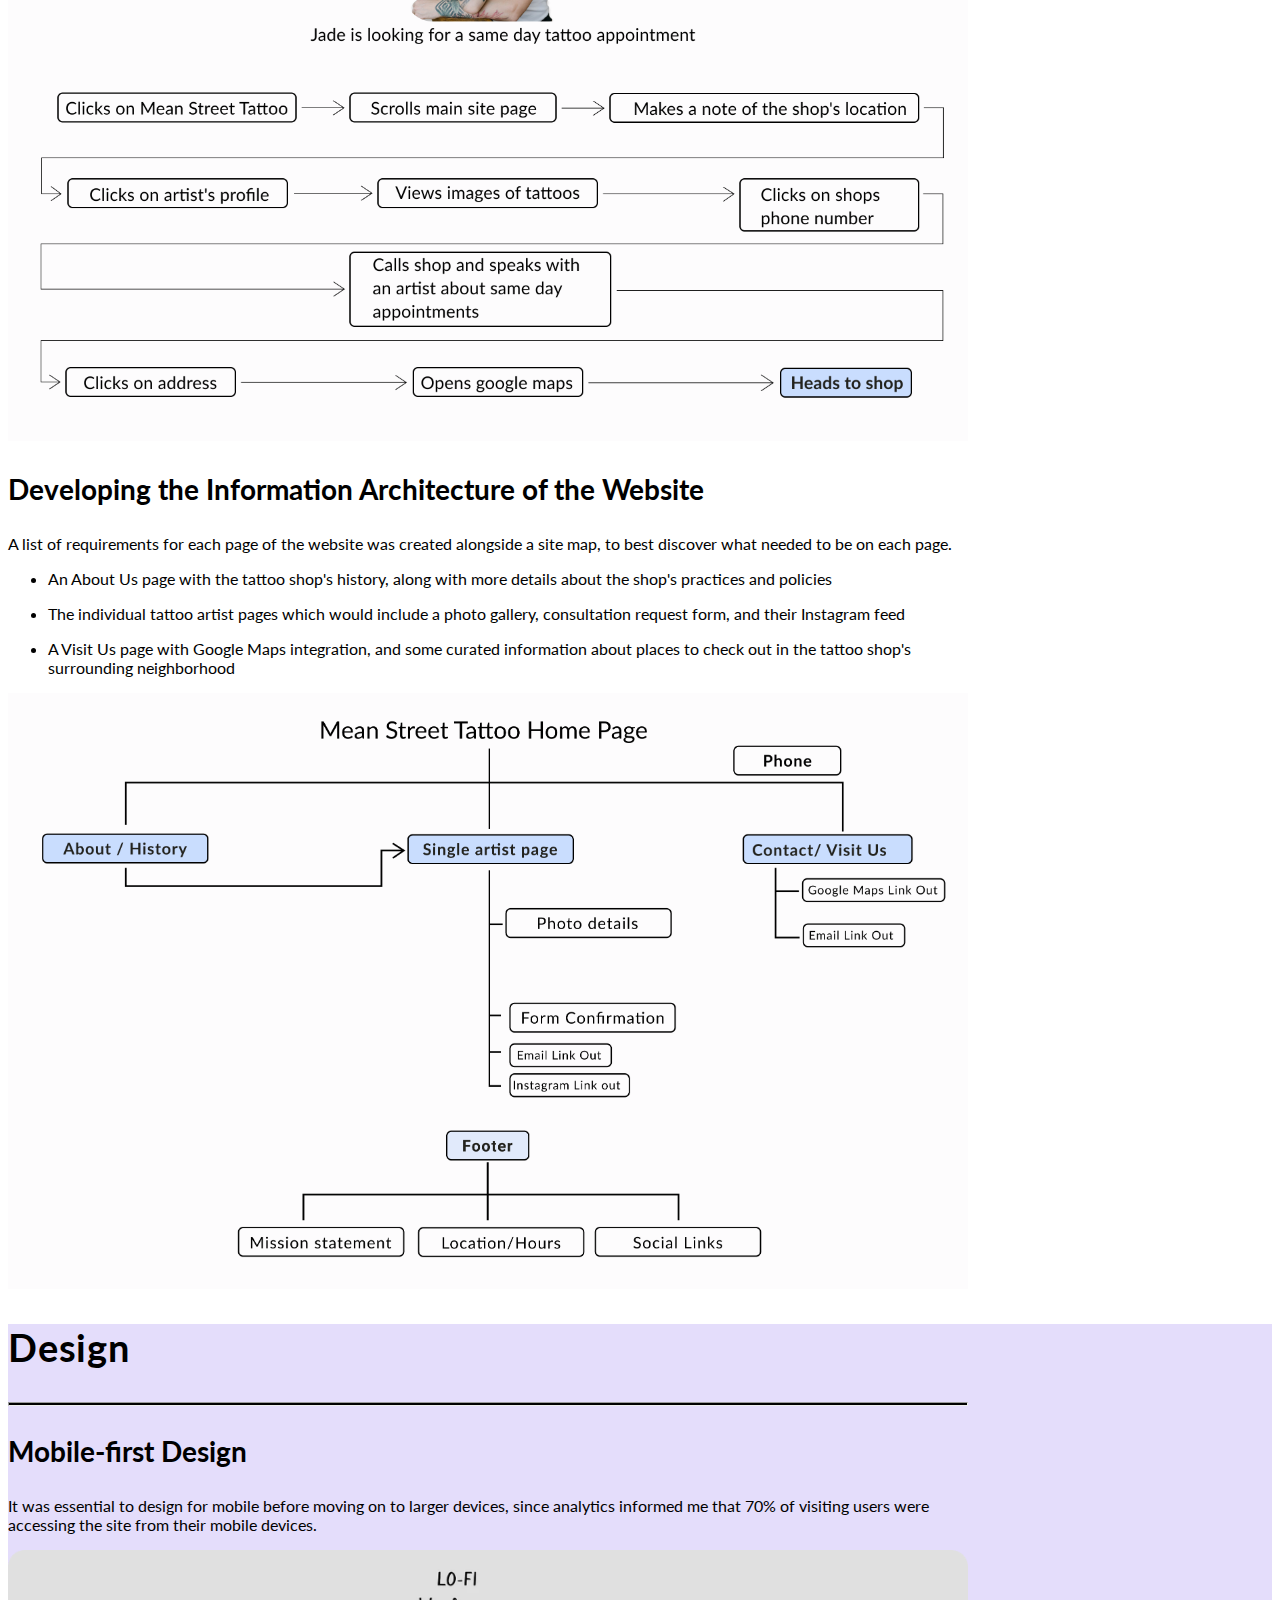
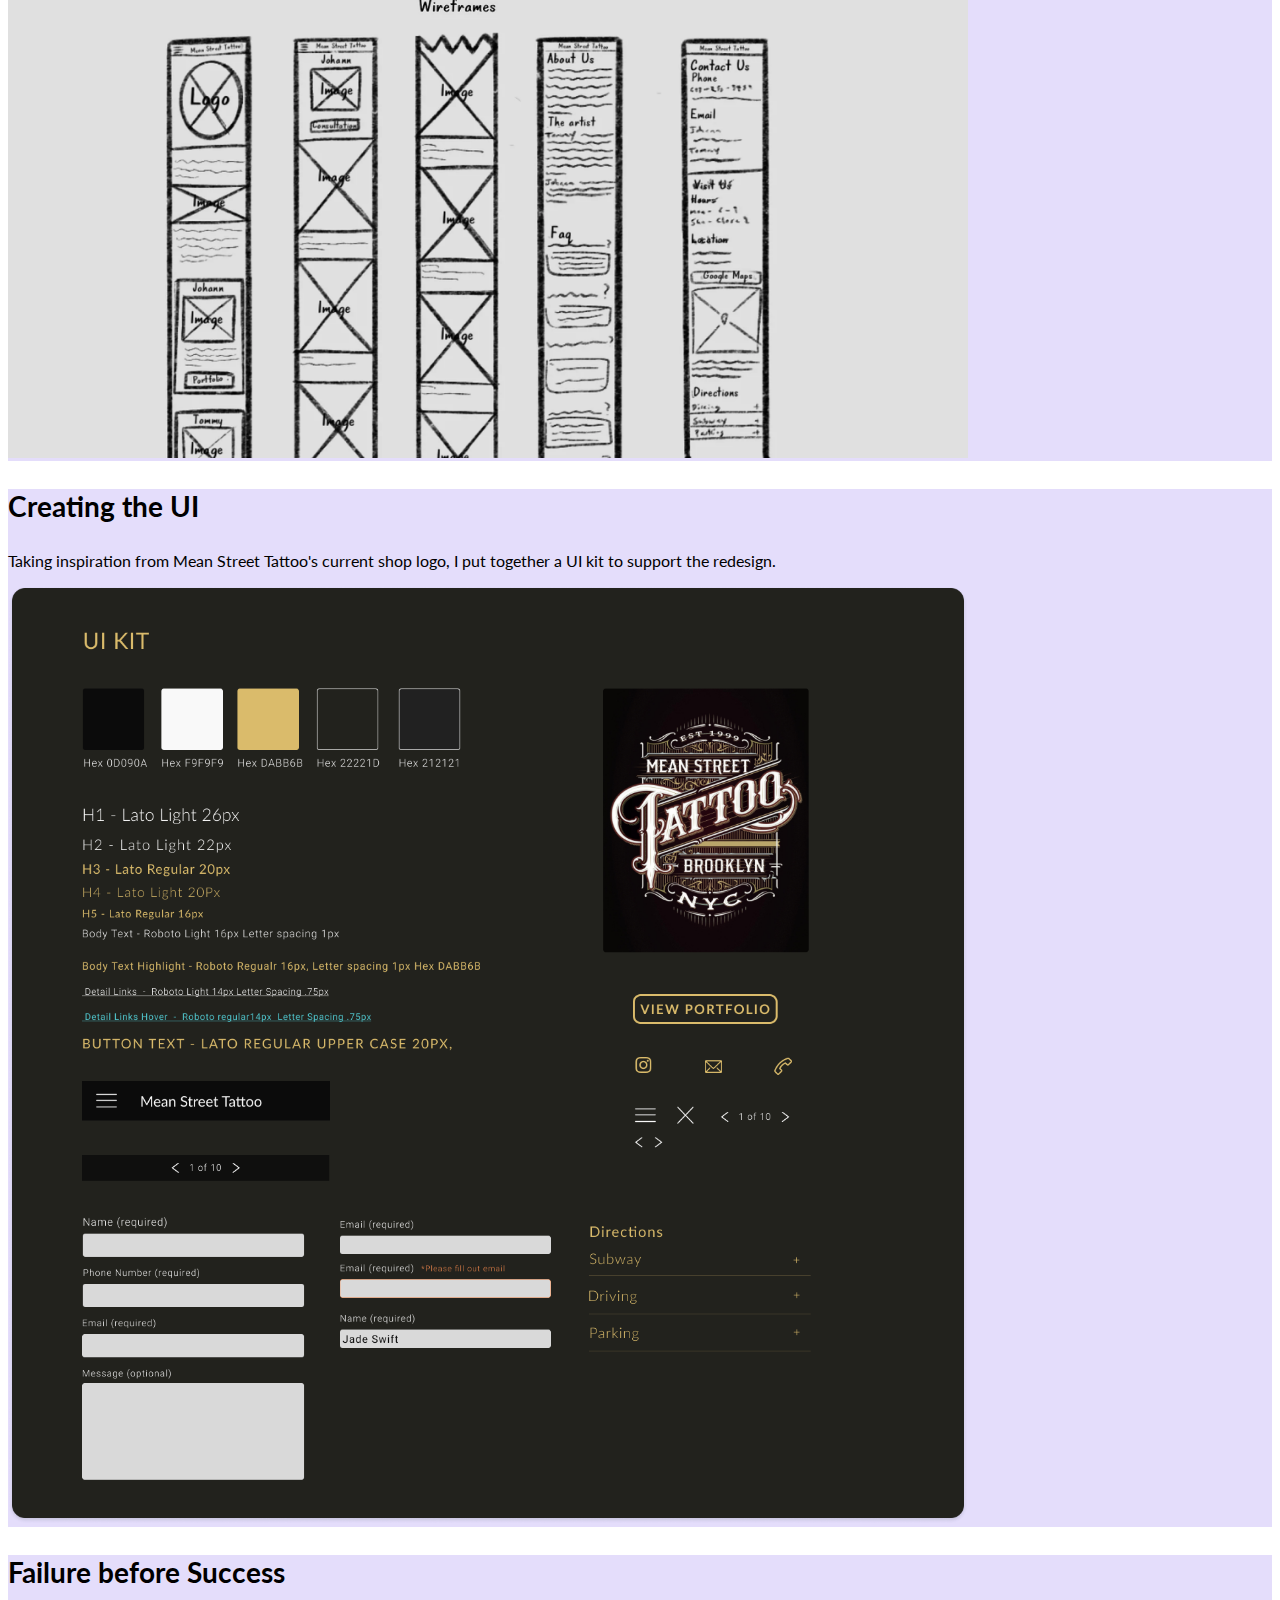
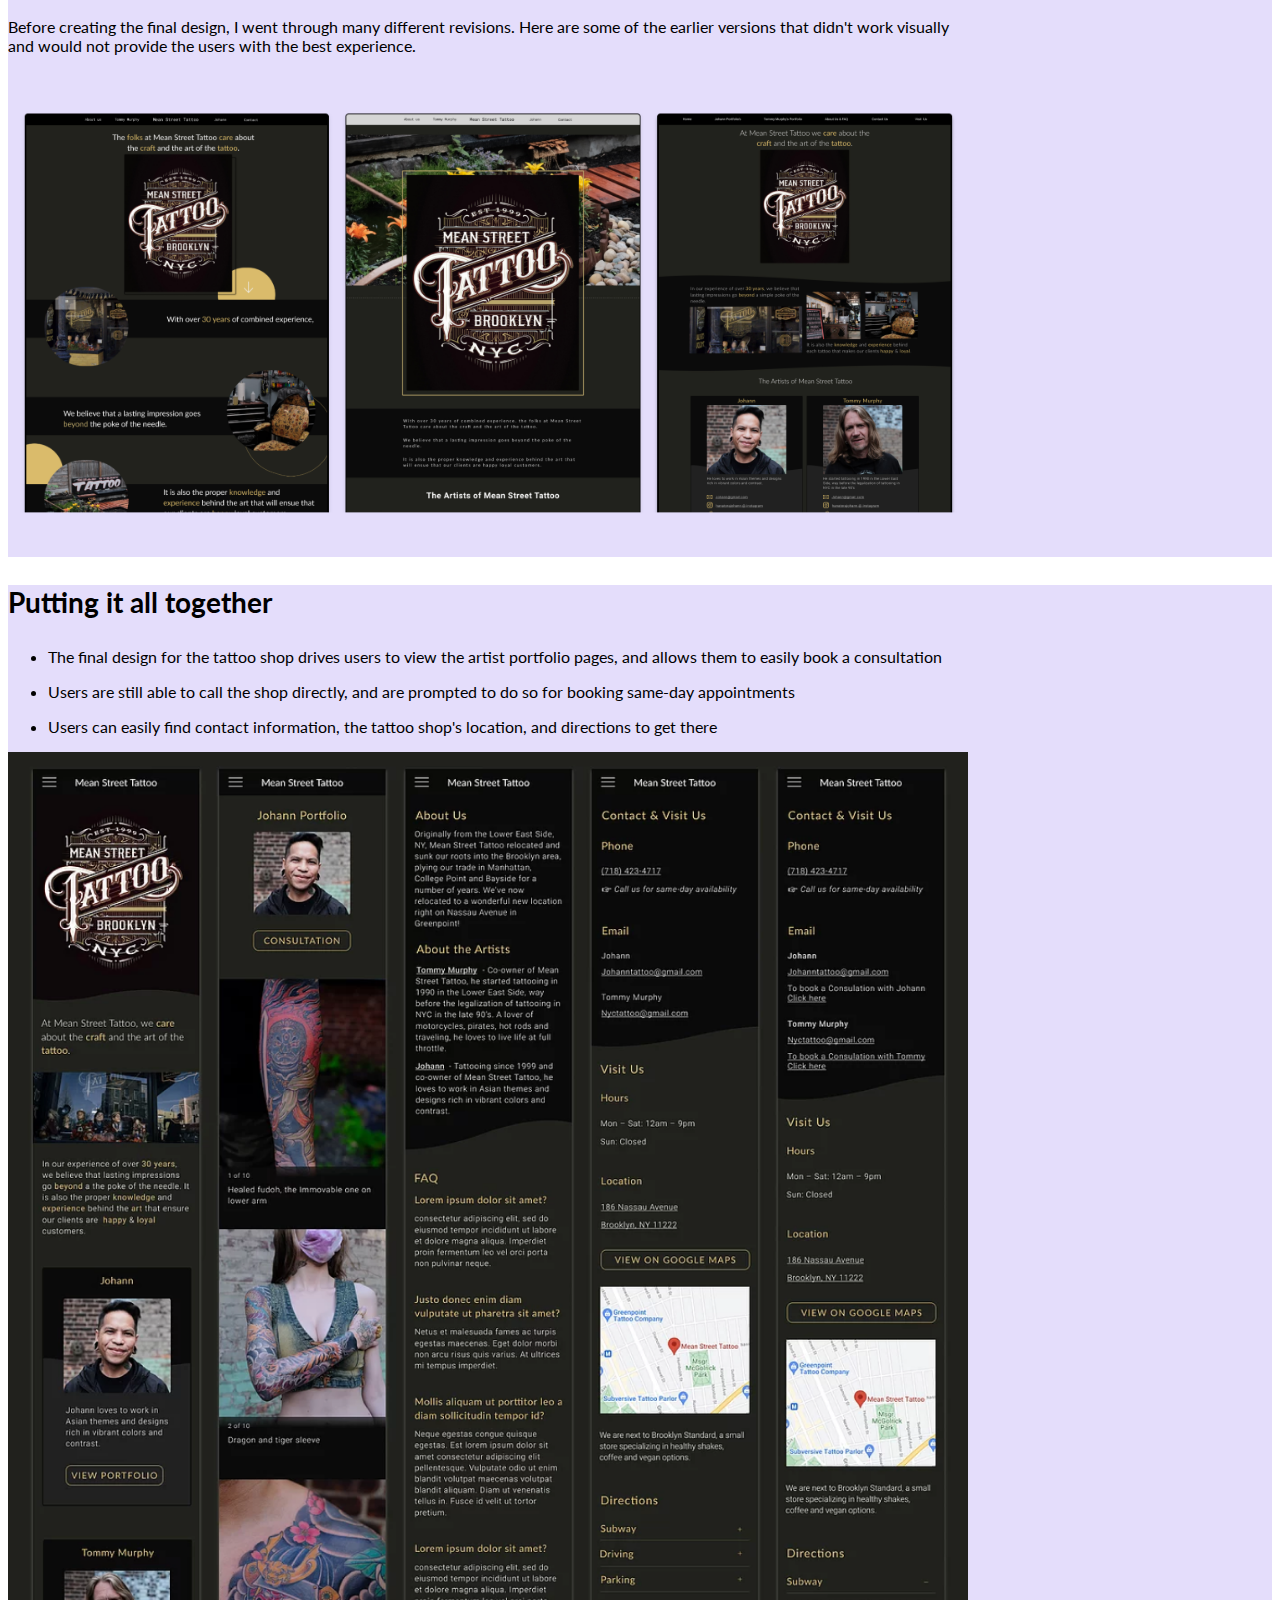
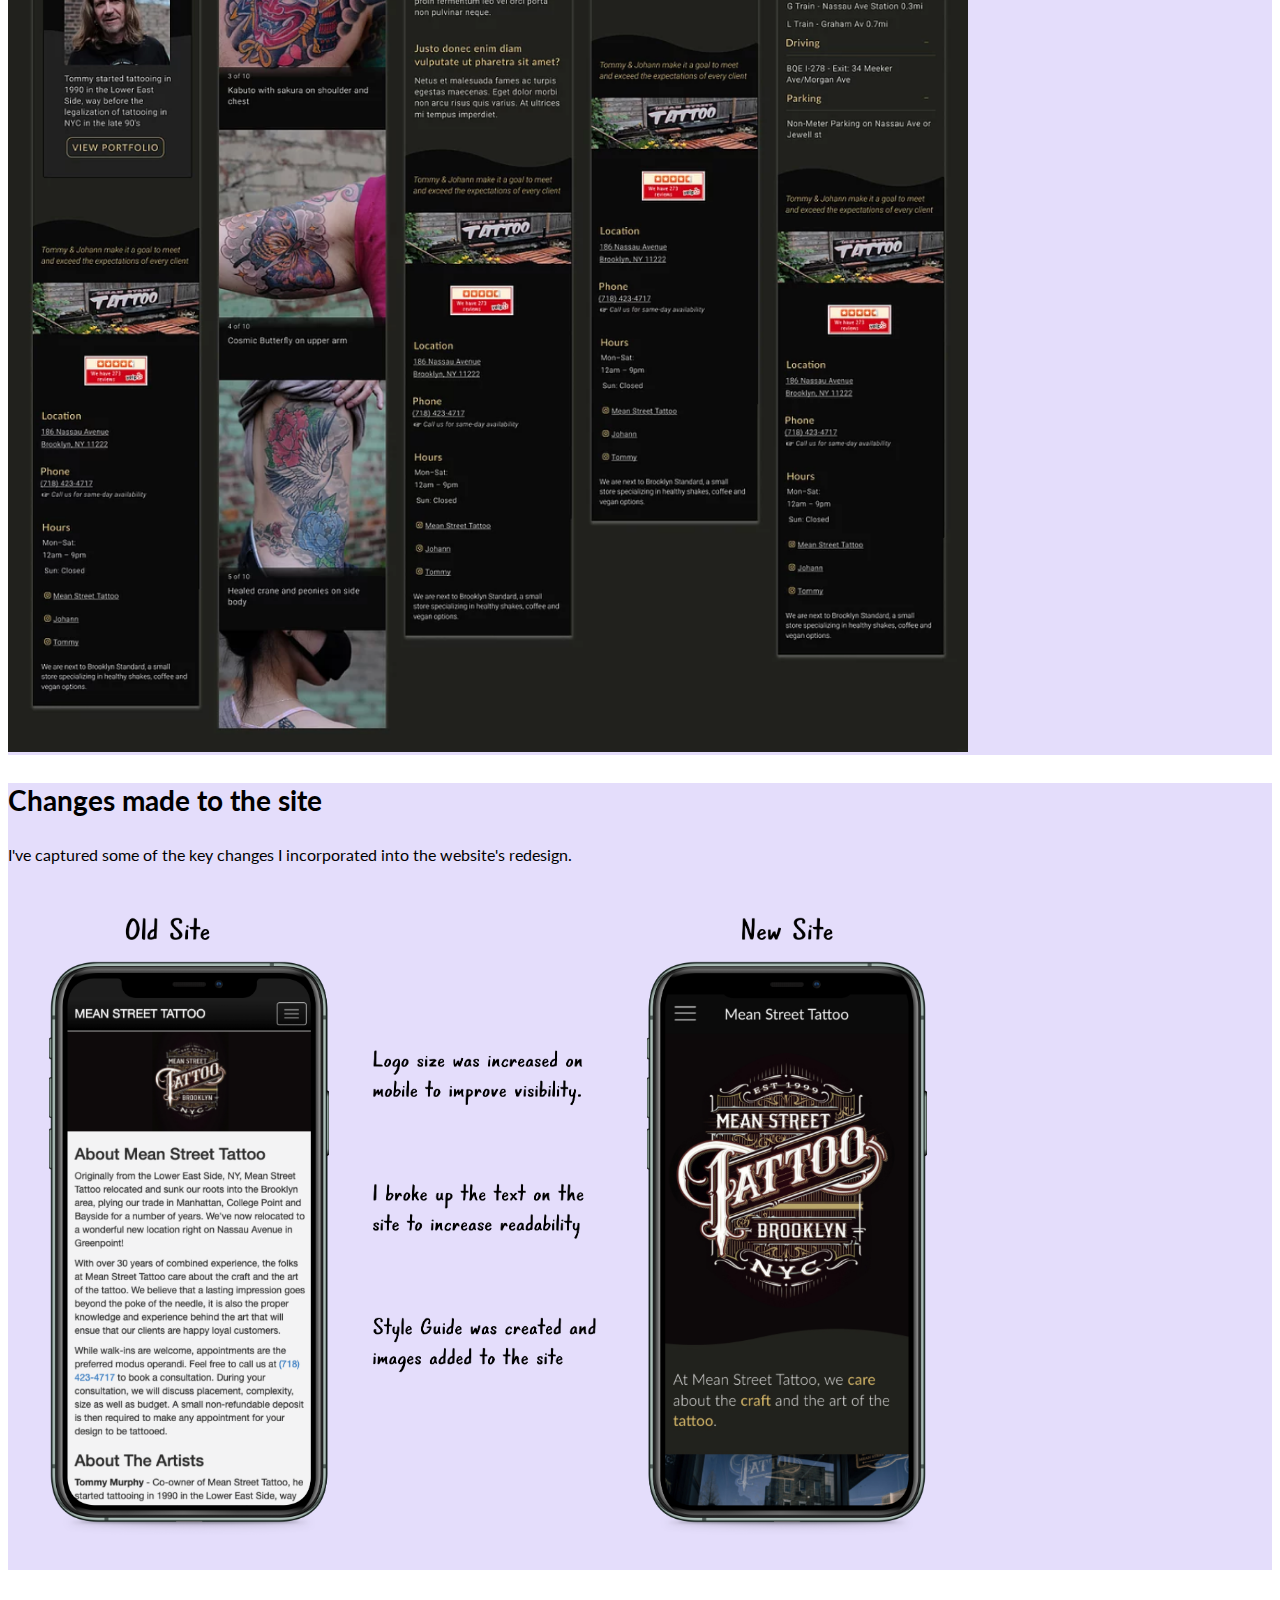
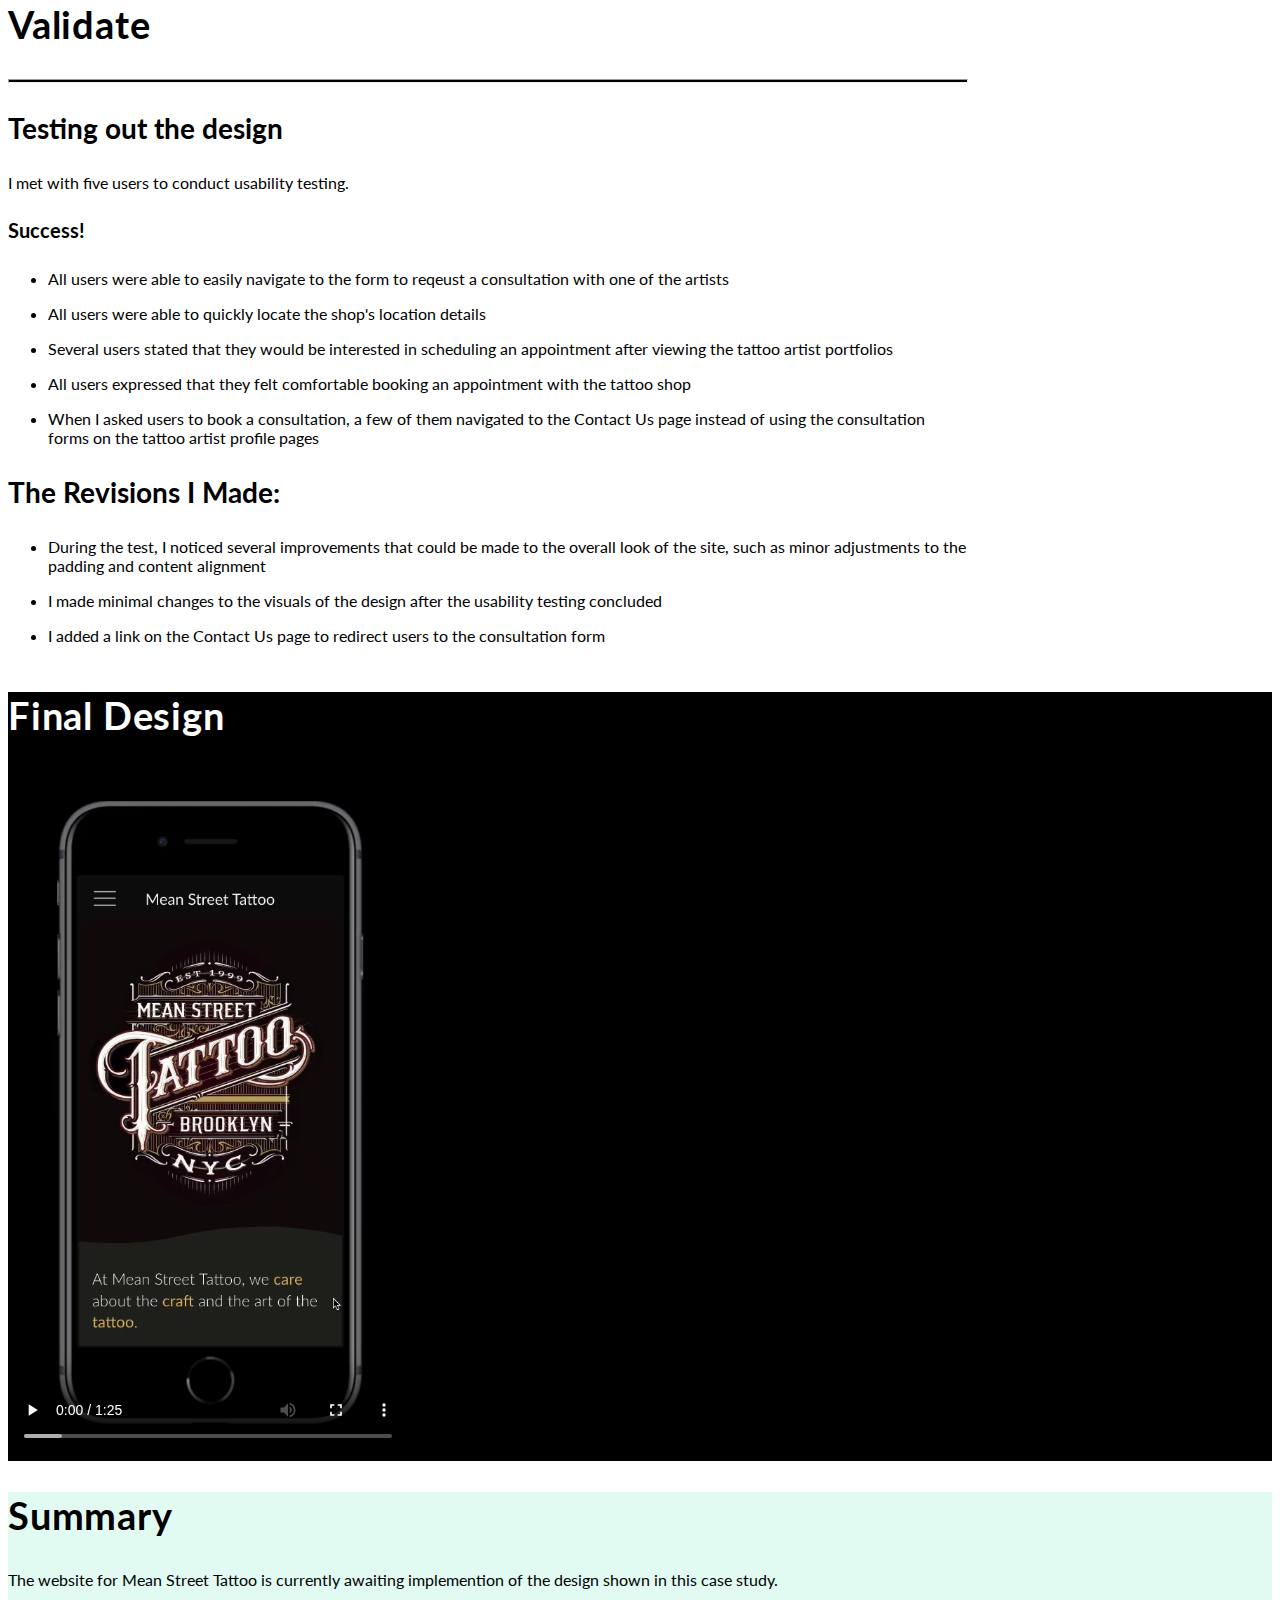
<file: mean-street-tattoo.html>
<!DOCTYPE html>
<html lang="en" class="h-100">

<head>
  <!-- Required meta tags -->
  <meta charset="utf-8" />
  <meta name="viewport" content="width=device-width, initial-scale=1" />
  <meta name="robots" content="noindex">

  <!-- Bootstrap CSS -->
  <link href="https://cdn.jsdelivr.net/npm/bootstrap@5.1.0/dist/css/bootstrap.min.css" rel="stylesheet"
    integrity="sha384-KyZXEAg3QhqLMpG8r+8fhAXLRk2vvoC2f3B09zVXn8CA5QIVfZOJ3BCsw2P0p/We" crossorigin="anonymous" />
  <link rel="stylesheet" href="https://cdn.jsdelivr.net/npm/bootstrap-icons@1.5.0/font/bootstrap-icons.css" />

  <!-- Lato Google font -->
  <link rel="preconnect" href="https://fonts.googleapis.com" />
  <link rel="preconnect" href="https://fonts.gstatic.com" crossorigin />
  <link href="https://fonts.googleapis.com/css2?family=Lato:wght@400;700;900&display=swap" rel="stylesheet" />

  <link href="global.css" rel="stylesheet" />
  <link href="styles.css" rel="stylesheet" />
  <link href="mean-street-tattoo.css" rel="stylesheet" />
  <title>Morgan Nebiosini - Product Designer</title>
  <link rel="shortcut icon" href="images/favicons/favicon.ico" />

  <!-- Fathom analytics -->
  <script src="https://cdn.usefathom.com/script.js" data-site="QMNLJYTA" defer></script>
</head>

<body id="mean-street-tattoo" class="d-flex flex-column h-100">
  <header>
    <nav class="navbar fixed-top navbar-expand-md pt-md-0">
      <div class="container">
        <div class="ps-md-1">
          <a class="
                d-flex
                align-items-center
                me-md-auto
                text-dark text-decoration-none
              " href="/morgan-portfolio/">
            <img class="d-block" src="images/morgan-icon.svg" alt="Morgan Nebiosini Avatar" />
            
          </a>
        </div>
        <button class="navbar-toggler" type="button" data-bs-toggle="collapse" data-bs-target="#navbarSupportedContent"
          aria-controls="navbarSupportedContent" aria-expanded="false" aria-label="Toggle navigation">
          <span class="navbar-toggler-default">
            <i class="bi-list"></i>
          </span>
          <span class="navbar-toggler-toggled">
            <i class="bi-x"></i>
          </span>
        </button>
        <div class="collapse navbar-collapse" id="navbarSupportedContent">
          <div class="ms-auto">
            <div class="navbar-nav me-auto mb-2 mb-md-0 mt-md-2">
              <a href="/morgan-portfolio/" aria-current="page" class="nav-link mx-md-3 mx-lg-4 pt-4 pt-md-2">Home</a>
              <a href="/morgan-portfolio/portfolio.html" aria-current="page" class="nav-link mx-md-3 mx-lg-4 pt-4 pt-md-2">Work</a>
              <a href="/morgan-portfolio/about.html" aria-current="page" class="nav-link ms-md-3 me-md-1 pt-4 pt-md-2">About Me</a>
            </div>
          </div>
        </div>
      </div>
    </nav>
  </header>

  <main>
    <div id="cover" class="py-5">
      <div class="container">
        <div class="
              row
              flex-column-reverse flex-lg-row
              justify-content-md-center
              align-items-center
            ">
          <div class="col-lg-8">
            <img class="d-block mx-auto img-fluid" src="images/mean-street-tattoo.png"
              alt="Morgan Nebiosini Mean Street Tattoo Case Study" />
          </div>
          <div class="col-lg-4 d-flex flex-column align-self-start">
            <h1 class="text-sm-start mb-3">Mean Street Tattoo</h1>
            <h5 class="text-sm-start mb-5">
              A responsive website design for a tattoo shop, where the artists
              can showcase their work and allow their clients to book
              appointments.
            </h5>
          </div>
        </div>
      </div>
    </div>

    <div id="scope" class="px-2 py-4">
      <div class="container px-0 px-md-4 py-4">
        <div class="row flex-lg-row align-items-center px-2">
          <div class="col-12 mb-lg-4">
            <h2 class="text-center">Overview</h2>
            <p>
              With the growing acceptance of tattoos within the workplace, and within society at large, customers are
              increasingly looking to book appointments with shops that are inclusive and easy to communicate with.
            </p>
            <hr class="mt-4 mb-0">
          </div>
        </div>
        <div class="row px-2 pt-4">
          <div class="col-lg-5 d-flex flex-column align-self-start">
            <h4>Problem</h4>
            <p>How to create a <strong>modern website</strong> with a focus on <strong>increasing client engagement</strong>?</p>
            <h4 class="mt-4">Solution</h4>
            <p>Create an updated <strong>style guide</strong> and <strong>UI kit</strong>, provide a clear <strong>information architecture</strong> for the site, drive clients to view each <strong>artist page</strong>, and <strong>embed a consultation form</strong> on the website.</p>
            <h4 class="mt-4">Project Background</h4>
            <p>
              Mean Street Tattoo is a tattoo shop located in Brooklyn, NY. The
              shop's contracted web developer has agreed to collaborate with
              me to update the current site.
            </p>
            <h4 class="mt-4">Project Duration</h4>
            <p>May - June 2021</p>
          </div>
          <div class="col-lg-5 offset-lg-2 d-flex flex-column align-self-start">
            <h4 class="mt-4 mt-lg-0">Team</h4>
              <p><strong>Morgan Nebiosini</strong></p>
              <ul>
                <li>UX Research</li>
                <li>UX Design</li>
                <li>UI Design</li>
              </ul>

              <p><a href="https://zbigniewzelga.com/" target="_blank">Zbigniew Zelga</a></p>
              <ul>
                <li class="mt-0">Web Development</li>
              </ul>
            <h4 class="mt-4">Project Planning</h4>
            <p>
              I used Notion to get set up for my design project. Having a
              solid organization was essential in maintaining a tight
              schedule. Within Notion, I provided myself one week for each UX
              design phase while still giving myself time to ideate and
              reflect on the work I completed in the previous phase.
            </p>
            <a class="lightbox-link" href="#notion-timeline">
              <img class="w-100 mb-4" src="images/mean-street-tattoo/notion-timeline.png"
                alt="Mean Street Tattoo Case Study Timeline in Notion App" />
            </a>
            <a id="notion-timeline" class="lightbox" href="#!">
              <span style="
                    background-image: url('images/mean-street-tattoo/notion-timeline.png');
                  "></span>
            </a>
          </div>
          <div class="d-grid gap-2 col-12 col-md-6 col-lg-4 mx-auto mt-4">
            <a href="#final-prototype" class="btn btn-outline-dark jump-to-prototype">Jump to Final Prototype</a>
          </div>
        </div>
      </div>
    </div>

    <div id="research" class="px-2 py-4">
      <div class="container pt-4">
        <div class="row">
          <div class="col">
            <h2 class="text-center">Research</h2>
            <hr class="mt-4 mb-0">
          </div>
        </div>
      </div>
    </div>

    <div id="looking-at-the-analytics" class="px-2 py-4">
      <div class="container">
        <div class="row pb-4">
          <div class="col-12 mt-3 mb-1">
            <h3>Looking at the Analytics</h3>
          </div>
          <div class="col-lg-6 text-center">
            <p class="text-start">
              Users might not be obtaining the information they need when
              visiting the website.
            </p>
            <ul class="text-start">
              <li>
                The current site has a 63% bounce rate with an average
                duration of 51 seconds per user session
              </li>
            </ul>
            <a class="lightbox-link" href="#bounce-rate">
              <img class="img-fluid " src="images/mean-street-tattoo/bounce-rate.png"
                alt="Mean Street Tattoo Case Study Website Bounce Rate" />
            </a>
            <a id="bounce-rate" class="lightbox" href="#!">
              <span style="background-image: url('images/mean-street-tattoo/bounce-rate.jpg')"></span>
            </a>
          </div>
          <div class="col-lg-6 text-center">
            <p class="mt-4 mt-lg-0 text-start">
              The current site is not designed in a mobile friendly way.
            </p>
            <ul class="text-start">
              <li>Most users are accessing the site from Yelp or Google</li>
              <li>70% of users are viewing on mobile</li>
            </ul>
            <a class="lightbox-link" href="#usage-by-device">
              <img class="img-fluid " src="images/mean-street-tattoo/usage-by-device.png"
                alt="Mean Street Tattoo Case Study Usage By Device" />
            </a>
            <a id="usage-by-device" class="lightbox" href="#!">
              <span style="background-image: url('images/mean-street-tattoo/usage-by-device.jpg')"></span>
            </a>
          </div>
        </div>
      </div>
    </div>

    <div id="learning-from-potential-users" class="px-2 pt-4 pb-4">
      <div class="container">
        <div class="row">
          <div class="col-12">
            <h3>Learning from potential users</h3>
            <p>
              I met with five individuals interested in getting a new tattoo,
              to find out what users wanted to know before booking an
              appointment, as well as to see how they would interact with the
              current website.
            </p>
            <p>
              The interviews were conducted over Zoom and included a
              contextual portion where participants screen shared their
              navigation of the website.
            </p>
          </div>
        </div>
        <div class="row mt-4">
          <div class="col-lg-5">
            <h4>What I learned during the user interviews:</h4>
            <ul>
              <li>
                Users are primarily interested in seeing the tattoo artist
                portfolios
              </li>
              <li>
                Users want to learn more about a tattoo artist's personality
                before booking for an appointment
              </li>
              <li>
                When communicating with the tattoo artists, all of the users I
                interviewed preferred using email or Instagram over directly
                calling the tattoo shop
              </li>
            </ul>
          </div>
          <div class="col-lg-5 offset-lg-2 mt-4 mt-lg-0">
            <h4>What I learned during contextual interviews:</h4>
            <ul>
              <li>Users felt the current website looked outdated</li>
              <li>
                Users were unsure of how to contact the tattoo artists or the
                shop itself
              </li>
              <li>
                After viewing the website, users felt unsure about requesting
                an appointment
              </li>
            </ul>
          </div>
        </div>
      </div>
    </div>

    <div id="power-of-instagram" class="px-2 py-5">
      <div class="container">
        <div class="row">
          <div class="col-12">
            <h3>The Power of Instagram</h3>
          </div>
          <div class="col-lg-8">
            <ul>
              <li>
                All of the users I interviewed said that they start their
                search for a tattoo artist on Instagram.
              </li>
              <li>
                If the artist's profile didn't include a link to the shop,
                they would then do a Google search for the shop itself.
              </li>
              <li>
                The intention here was for the users to figure out if they'd
                feel comfortable booking an appointment at this shop,
                specifically with the artist whose work they had viewed on
                Instagram.
              </li>
            </ul>
          </div>
          <div class="col-12">
            <p>
              From speaking with these users, it was clear to me that they
              didn't sense this feeling of comfort or trust in Mean Street
              Tattoo based on the website's current design.
            </p>
            <p>
              Captured here are a few of the comments some users said about
              the current website during the interviews.
            </p>
            <a class="lightbox-link" href="#user-comments">
              <img class="w-100" src="images/mean-street-tattoo/user-comments.jpg"
                alt="Mean Street Tattoo Case Study User Comments" />
            </a>
            <a id="user-comments" class="lightbox" href="#!">
              <span style="background-image: url('images/mean-street-tattoo/user-comments.jpg')"></span>
            </a>
          </div>
        </div>
      </div>
    </div>

    <div id="user-personas" class="px-2 py-5">
      <div class="container">
        <div class="row">
          <div class="col-12">
            <h3>User Personas</h3>
            <p>
              During the interviewed, I uncovered several insights that
              resulted in two distinct peronas, Jade and Shawn.
            </p>
            <p>
              Jade represents a client who is very spur-of-the-moment and
              prefers walk-in appointments.
            </p>
            <p class="mb-4">
              Shawn prefers to plan things out and is OK with booking an
              appointment in advance.
            </p>
          </div>
        </div>
        <div class="row" id="personas">
          <div class="col-lg-12">
            <a class="lightbox-link" href="#persona-jade">
              <img class="w-100 " src="images/mean-street-tattoo/persona-jade.png"
                alt="Mean Street Tattoo Case Study User Comments" />
            </a>
            <a id="persona-jade" class="lightbox" href="#!">
              <span style="background-image: url('images/mean-street-tattoo/persona-jade.png')"></span>
            </a>
          </div>
          <div class="col-lg-12 mt-5">
            <a class="lightbox-link" href="#persona-shawn">
              <img class="w-100 " src="images/mean-street-tattoo/persona-shawn.png"
                alt="Mean Street Tattoo Case Study User Comments" />
            </a>
            <a id="persona-shawn" class="lightbox" href="#!">
              <span style="background-image: url('images/mean-street-tattoo/persona-shawn.png')"></span>
            </a>
          </div>
        </div>
      </div>
    </div>

    <div id="jade-deep-dive" class="px-2 py-4">
      <div class="container pt-4">
        <div class="row">
          <div class="col">
            <h3>
              A deeper dive into Jade's thought process before getting a
              tattoo
            </h3>
            <p>
              Since the shop was interested in increasing same day
              appointments and consultations, I created an empathy map for
              Jade to gain more of an understanding of how she feels
              throughout the process of obtaining a new tattoo.
            </p>
            <a class="lightbox-link" href="#empathy-map">
              <img class="w-100 " src="images/mean-street-tattoo/empathy-map.png"
                alt="Mean Street Tattoo Case Study Jade Persona Deep Dive" />
            </a>
            <a id="empathy-map" class="lightbox" href="#!">
              <span style="background-image: url('images/mean-street-tattoo/empathy-map.png')"></span>
            </a>
          </div>
        </div>
      </div>
    </div>

    <div id="define-intro" class="px-2 py-4">
      <div class="container pt-4">
        <div class="row">
          <div class="col-12">
            <h2 class="text-center">Define</h2>
            <hr class="mt-4 mb-0">
          </div>
        </div>
      </div>
    </div>

    <div id="define" class="px-2 py-4">
      <div class="container">
        <div class="row">
          <div class="col-12 mt-3 mb-1">
            <h3>Weighting the User Goals</h3>
            <p>
              Before starting to define the project, it was important that I
              take the time to process the user needs along with the
              business goals. With feedback from the web developer, the
              technical considerations were also discussed.
            </p>
          </div>
        </div>
        <div class="row mb-5">
          <div class="col">
            <a class="lightbox-link" href="#project-goals">
              <img class="w-100 " src="images/mean-street-tattoo/project-goals.png"
                alt="Mean Street Tattoo Case Study Empathy Map" />
            </a>
            <a id="project-goals" class="lightbox" href="#!">
              <span style="background-image: url('images/mean-street-tattoo/project-goals.png')"></span>
            </a>
          </div>
        </div>
      </div>
    </div>

    <div id="task-flow" class="px-2 py-4">
      <div class="container">
        <div class="row">
          <div class="col-12 mt-3 mb-1">
            <h3>Task Flow for Jade and Shawn</h3>
            <p>
              It was important to develop the task flows for both personas
              since it was uncovered that many users view a tattoo artist's
              work on Instagram before booking an appointment.
            </p>
          </div>
        </div>
        <div class="row mb-5">
          <div class="col-12">
            <a class="lightbox-link" href="#task-flow-jade">
              <img class="w-100 " src="images/mean-street-tattoo/task-flow.png"
                alt="Mean Street Tattoo Case Study Task Flow" />
            </a>
            <a id="task-flow-jade" class="lightbox" href="#!">
              <span style="background-image: url('images/mean-street-tattoo/task-flow.png')"></span>
            </a>
          </div>
        </div>
      </div>
    </div>

    <div id="information-architecture" class="px-2 py-4">
      <div class="container">
        <div class="row">
          <div class="col-12">
            <h3>Developing the Information Architecture of the Website</h3>
            <p>
              A list of requirements for each page of the website was
              created alongside a site map, to best discover what needed to
              be on each page.
            </p>
          </div>
          <div class="col-lg-8">
            <ul>
              <li>
                An About Us page with the tattoo shop's history, along with
                more details about the shop's practices and policies
              </li>
              <li>
                The individual tattoo artist pages which would include a
                photo gallery, consultation request form, and their
                Instagram feed
              </li>
              <li>
                A Visit Us page with Google Maps integration, and some
                curated information about places to check out in the tattoo
                shop's surrounding neighborhood
              </li>
            </ul>
          </div>
          <div class="col-12">
            <a class="lightbox-link" href="#sitemap">
              <img class="w-100 " src="images/mean-street-tattoo/sitemap.png"
                alt="Mean Street Tattoo Case Study Information Architecture" />
            </a>
            <a id="sitemap" class="lightbox" href="#!">
              <span style="background-image: url('images/mean-street-tattoo/sitemap.png')"></span>
            </a>
          </div>
        </div>
      </div>
    </div>

    <div id="design" class="px-2 py-4">
      <div class="container pt-4">
        <div class="row pb-4">
          <div class="col">
            <h2 class="text-center">Design</h2>
            <hr class="mt-4 mb-0">
          </div>
        </div>
        <div class="row pt-4">
          <div class="col mt-3 mb-1">
            <h3 class="mt-4">Mobile-first Design</h3>
            <p>
              It was essential to design for mobile before moving on to
              larger devices, since analytics informed me that 70% of
              visiting users were accessing the site from their mobile
              devices.
            </p>
          </div>
        </div>

        <div class="row pb-5">
          <div class="col">
            <a class="lightbox-link" href="#lo-fi-wireframes">
              <img class="w-100 " src="images/mean-street-tattoo/lo-fi-wireframes.png"
                alt="Mean Street Tattoo Case Study Low Fidelity Wireframes" />
            </a>
            <a id="lo-fi-wireframes" class="lightbox" href="#!">
              <span style="background-image: url('images/mean-street-tattoo/lo-fi-wireframes.png')"></span>
            </a>
          </div>
        </div>
      </div>
    </div>

    <div id="creating-the-ui-kit" class="px-2 py-4">
      <div class="container mt-4">
        <div class="row">
          <div class="col">
            <h3>Creating the UI</h3>
            <p>
              Taking inspiration from Mean Street Tattoo's current shop
              logo, I put together a UI kit to support the redesign.
            </p>
          </div>
        </div>

        <div class="row pb-5">
          <div class="col">
            <a class="lightbox-link" href="#ui-kit">
              <img class="w-100 " src="images/mean-street-tattoo/ui-kit.png"
                alt="Mean Street Tattoo Case Study UI Kit" />
            </a>
            <a id="ui-kit" class="lightbox" href="#!">
              <span style="background-image: url('images/mean-street-tattoo/ui-kit.png')"></span>
            </a>
          </div>
        </div>
      </div>
    </div>

    <div id="failure-before-success" class="px-2 py-4">
      <div class="container">
        <div class="row">
          <div class="col">
            <h3>Failure before Success</h3>
            <p>
              Before creating the final design, I went through many
              different revisions. Here are some of the earlier versions
              that didn't work visually and would not provide the users with
              the best experience.
            </p>
          </div>
        </div>

        <div class="row pb-5">
          <div class="col">
            <a class="lightbox-link" href="#hi-fi-trials">
              <img class="w-100 " src="images/mean-street-tattoo/hi-fi-trials.png"
                alt="Mean Street Tattoo Case Study Design Iterations" />
            </a>
            <a id="hi-fi-trials" class="lightbox" href="#!">
              <span style="background-image: url('images/mean-street-tattoo/hi-fi-trials.png')"></span>
            </a>
          </div>
        </div>
      </div>
    </div>

    <div id="putting-it-all-together" class="px-2 py-4">
      <div class="container">
        <div class="row">
          <div class="col-lg-8">
            <h3>Putting it all together</h3>
            <ul>
              <li>
                The final design for the tattoo shop drives users to view
                the artist portfolio pages, and allows them to easily book a
                consultation
              </li>
              <li>
                Users are still able to call the shop directly, and are
                prompted to do so for booking same-day appointments
              </li>
              <li>
                Users can easily find contact information, the tattoo shop's
                location, and directions to get there
              </li>
            </ul>
          </div>
        </div>

        <div class="row pb-5">
          <div class="col">
            <a class="lightbox-link" href="#final-design-overview">
              <img class="w-100 " src="images/mean-street-tattoo/final-design-overview.png"
                alt="Mean Street Tattoo Case Study Final Design Overview" />
            </a>
            <a id="final-design-overview" class="lightbox" href="#!">
              <span style="background-image: url('images/mean-street-tattoo/final-design-overview.png')"></span>
            </a>
          </div>
        </div>
      </div>
    </div>

    <div id="changes-made" class="px-2 py-4">
      <div class="container">
        <div class="row">
          <div class="col">
            <h3>Changes made to the site</h3>
            <p>
              I've captured some of the key changes I incorporated into the
              website's redesign.
            </p>
          </div>
        </div>

        <div class="row pb-5">
          <div class="col">
            <a class="lightbox-link" href="#design-comparison">
              <img class="w-100" src="images/mean-street-tattoo/design-comparison.png"
                alt="Mean Street Tattoo Case Study Design Comparisons" />
            </a>
            <a id="design-comparison" class="lightbox" href="#!">
              <span style="background-image: url('images/mean-street-tattoo/design-comparison.png')"></span>
            </a>
          </div>
        </div>
      </div>
    </div>
    </div>

    <div id="validate" class="px-2 py-4">
      <div class="container pt-4">
        <div class="row pb-4">
          <div class="col-12">
            <h2 class="text-center">Validate</h2>
            <hr class="mt-4 mb-0">
          </div>
        </div>
        <div class="row pt-4">
          <div class="col mt-3 mb-1">
            <h3>Testing out the design</h3>
            <p>I met with five users to conduct usability testing.</p>
          </div>
        </div>
        <div class="row pb-4">
          <div class="col-lg-8">
            <h4 class="mt-3">Success!</h4>
            <ul>
              <li>
                All users were able to easily navigate to the form to reqeust
                a consultation with one of the artists
              </li>
              <li>
                All users were able to quickly locate the shop's location
                details
              </li>
              <li>
                Several users stated that they would be interested in
                scheduling an appointment after viewing the tattoo artist
                portfolios
              </li>
              <li>
                All users expressed that they felt comfortable booking an
                appointment with the tattoo shop
              </li>
              <li>
                When I asked users to book a consultation, a few of them
                navigated to the Contact Us page instead of using the
                consultation forms on the tattoo artist profile pages
              </li>
            </ul>
          </div>
        </div>
        <div class="row mt-4">
          <div class="col-lg-8">
            <h3>The Revisions I Made:</h3>
            <ul>
              <li>
                During the test, I noticed several improvements that could be
                made to the overall look of the site, such as minor
                adjustments to the padding and content alignment
              </li>
              <li>
                I made minimal changes to the visuals of the design after the
                usability testing concluded
              </li>
              <li>
                I added a link on the Contact Us page to redirect users to the
                consultation form
              </li>
            </ul>
          </div>
        </div>
      </div>
    </div>

    <a id="final-prototype">&nbsp;</a>

    <div id="final-design" class="px-2 py-5">
      <div class="container">
        <div class="row">
          <div class="text-center d-flex flex-column align-items-center">
            <h2 class="mb-0">Final Design</h2>
            <!-- <a href="" target="_blank" class="view-prototype btn btn-primary mb-4">View Live Site</a> -->
            <video id="video" class="mx-auto" controls>
              <source src="images/mean-street-tattoo/mean-street-tattoo-final-playthrough.mp4" type="video/mp4">
            </video>
          </div>
        </div>
      </div>
    </div>

    <div id="summary" class="px-2 py-4">
      <div class="container pt-4">
        <div class="row pb-4">
          <div class="col-12">
            <h2 class="text-center">Summary</h2>
            <p>The website for Mean Street Tattoo is currently awaiting implemention of the design shown in this case study.</p>
          </div>
        </div>
        <div class="row">
          <div class="col-lg-6">
            <h4 class="mt-4">Measuring the impact</h4>
            <p>Some of the metrics we'd want to track once the redesign is launched:</p>
            <ul>
              <li>Has the bounce rate dropped below 50%?</li>
              <li>Have the number of booked consultation increased?</li>
              <li>Have the number of walk-in appointments increased?</li>
            </ul>
          </div>
          <div class="col-lg-6">
            <h4 class="mt-4">What I learned</h4>
            <ul>
              <li>Keeping the <strong>website's style</strong> simple was vital to creating a user-friendly experience that prioritized the work of the tattoo artists.</li>
              <li><strong>Breaking up information</strong> helps users access what they are looking for much quicker.</li>
              <li>User make <strong>quick decisions</strong> on whether they want to engage with a business based on how their website looks.</li>
            </ul>
          </div>
        </div>
      </div>
    </div>    

    <div id="view-more-work" class="py-4 py-sm-5">
      <div class="container">
        <div class="row">
          <div class="col">
            <h2 class="text-center mt-5 mt-lg-0 mb-5">
              Thanks for reading!
              <br />Here's a few more of my case studies.
            </h2>
          </div>
        </div>
        <div class="row">
          <div class="col-lg-6">
            <div class="disney-marvel-block small-card px-2 pt-4 pt-lg-0">
              <div class="d-flex flex-column container px-0 px-md-4 py-4">
                <div class="row flex-grow-1 px-2">
                  <div class="col-12">
                    <div class="pb-2 pb-sm-3 pb-lg-0">
                      <img class="d-block img-fluid" src="images/disney-marvel-small-card.jpg"
                        alt="Morgan Nebiosini Disney+ Design Case Study" />
                    </div>
                    <div class="d-flex flex-column align-items-center">
                      <h3 class="text-center text-md-start my-sm-3">Disney+ and Marvel</h3>
                      <h5 class="text-center text-md-start mb-4">
                        A design for integrating the Marvel Unlimited comics service
                into the Disney+ streaming platform, to engage a new demographic
                of readers.
                      </h5>
                    </div>
                  </div>
                </div>
                <div class="row d-flex flex-column align-items-center px-2">
                  <div class="d-flex flex-column align-items-center">
                    <a href="/morgan-portfolio/disney-marvel.html" role="button"
                      class="btn btn-primary fs-4 read-case-study fw-bold">Read Case
                      Study</a>
                  </div>
                </div>
              </div>
            </div>
          </div>
          <div class="col-lg-6">
            <div class="milda-block small-card px-2 pt-4 pt-lg-0">
              <div class="d-flex flex-column container px-0 px-md-4 py-4">
                <div class="row flex-grow-1 px-2">
                  <div class="col-12">
                    <div class="pb-2 pb-sm-3 pb-lg-0">
                      <img class="d-block img-fluid" src="images/milda-small-card.jpg"
                        alt="Morgan Nebiosini Milda Design Case Study" />
                    </div>
                    <div class="d-flex flex-column align-items-center">
                      <h3 class="text-center text-md-start my-sm-3">Milda</h3>
                      <h5 class="text-center text-md-start mb-4">
                        An end-to-end mobile app design for organizing cosmetic
                collections, enabling users to be aware of what items they
                already own.
                      </h5>
                    </div>
                  </div>
                </div>
                <div class="row d-flex flex-column align-items-center px-2">
                  <div class="d-flex flex-column align-items-center">
                    <a href="/morgan-portfolio/milda.html" role="button" class="btn btn-primary fs-4 read-case-study fw-bold">Read Case
                      Study</a>
                  </div>
                </div>
              </div>
            </div>
          </div>
        </div>
      </div>
    </div>
  </main>

  <footer class="mt-auto">
    <div class="footer px-2">
      <div class="container px-3 py-3">
        <div class="row">
          <div class="
                col-md-4 col-lg-3
                d-flex
                flex-column
                justify-content-evenly
              ">
            <div class="row pb-3">
              <div class="
                    d-flex
                    justify-content-start
                    align-items-center
                    social-links
                  ">
                <a href="https://www.linkedin.com/in/morgannebiosini/" target="_blank">
                  <img class="d-block" src="images/linkedin.png" alt="Morgan Nebiosini on LinkedIn" />
                </a>

                <a href="https://www.instagram.com/morgan.ui.ux/" target="_blank">
                  <img class="d-block" src="images/instagram.png" alt="Morgan Nebiosini on Instagram" />
                </a>

                <a href="https://dribbble.com/MorganHope" target="_blank">
                  <img class="d-block" src="images/dribbble.png" alt="Morgan Nebiosini on Dribbble" />
                </a>
              </div>
            </div>

            <div>
              <p>
                Let's Connect:<br />
                <a href="mailto:morgan.nebiosini@gmail.com">Morgan.Nebiosini@gmail.com</a>
              </p>
            </div>
            <div>
              <p>
                Designed by me :)<br />
                Coded by
                <a href="https://zbigniewzelga.com">Zbigniew Zelga</a>
              </p>
            </div>
          </div>

          <div class="col-md-4 col-lg-3 offset-md-4 offset-lg-6">
            <ul class="footer-list">
              <li>
                <a href="/morgan-portfolio/disney-marvel.html" aria-current="page">Disney+ Marvel</a>
              </li>
              <li>
                <a href="/morgan-portfolio/mean-street-tattoo.html" aria-current="page">Mean Street Tattoo</a>
              </li>
              <li><a href="/morgan-portfolio/milda.html" aria-current="page">Milda</a></li>
              <li><a href="/morgan-portfolio/about.html" aria-current="page">About Me</a></li>
            </ul>
          </div>
        </div>
      </div>
    </div>
  </footer>

  <script src="https://cdn.jsdelivr.net/npm/bootstrap@5.1.0/dist/js/bootstrap.bundle.min.js"
    integrity="sha384-U1DAWAznBHeqEIlVSCgzq+c9gqGAJn5c/t99JyeKa9xxaYpSvHU5awsuZVVFIhvj"
    crossorigin="anonymous"></script>
</body>

</html>
</file>
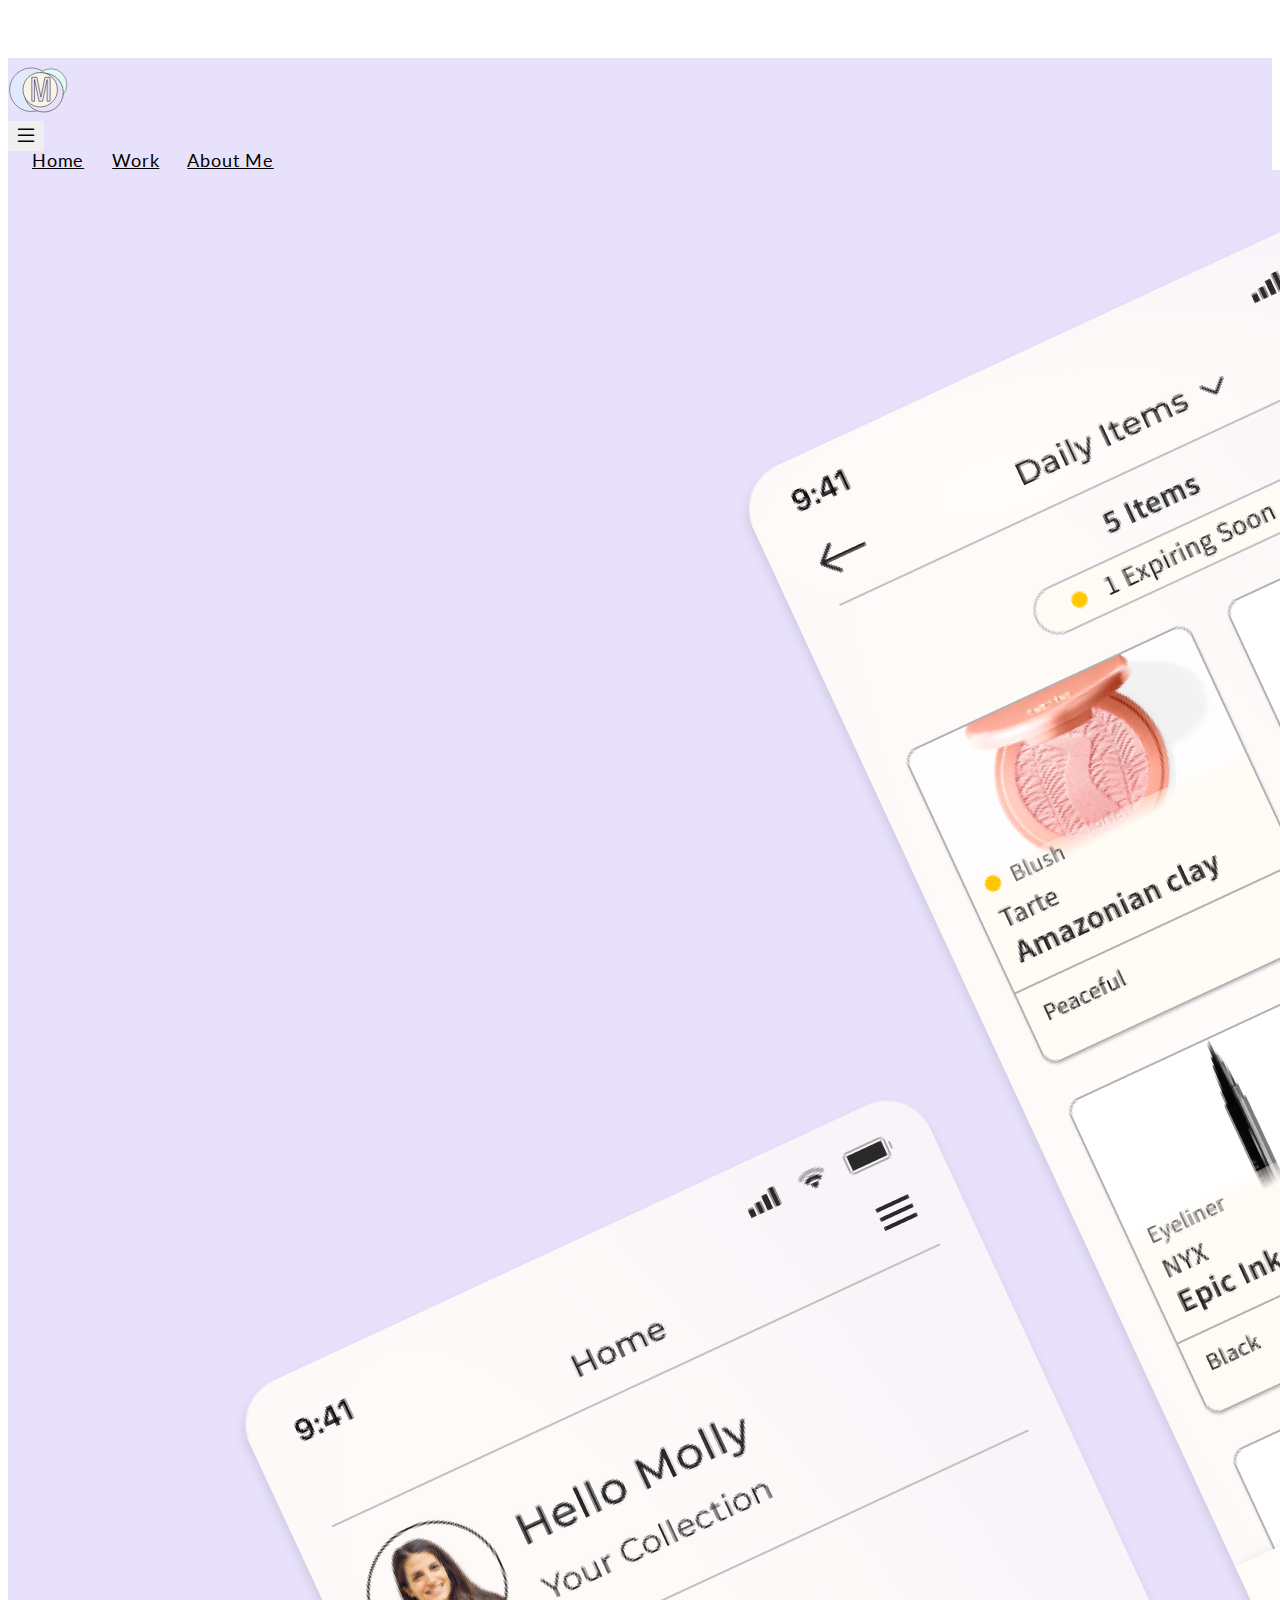
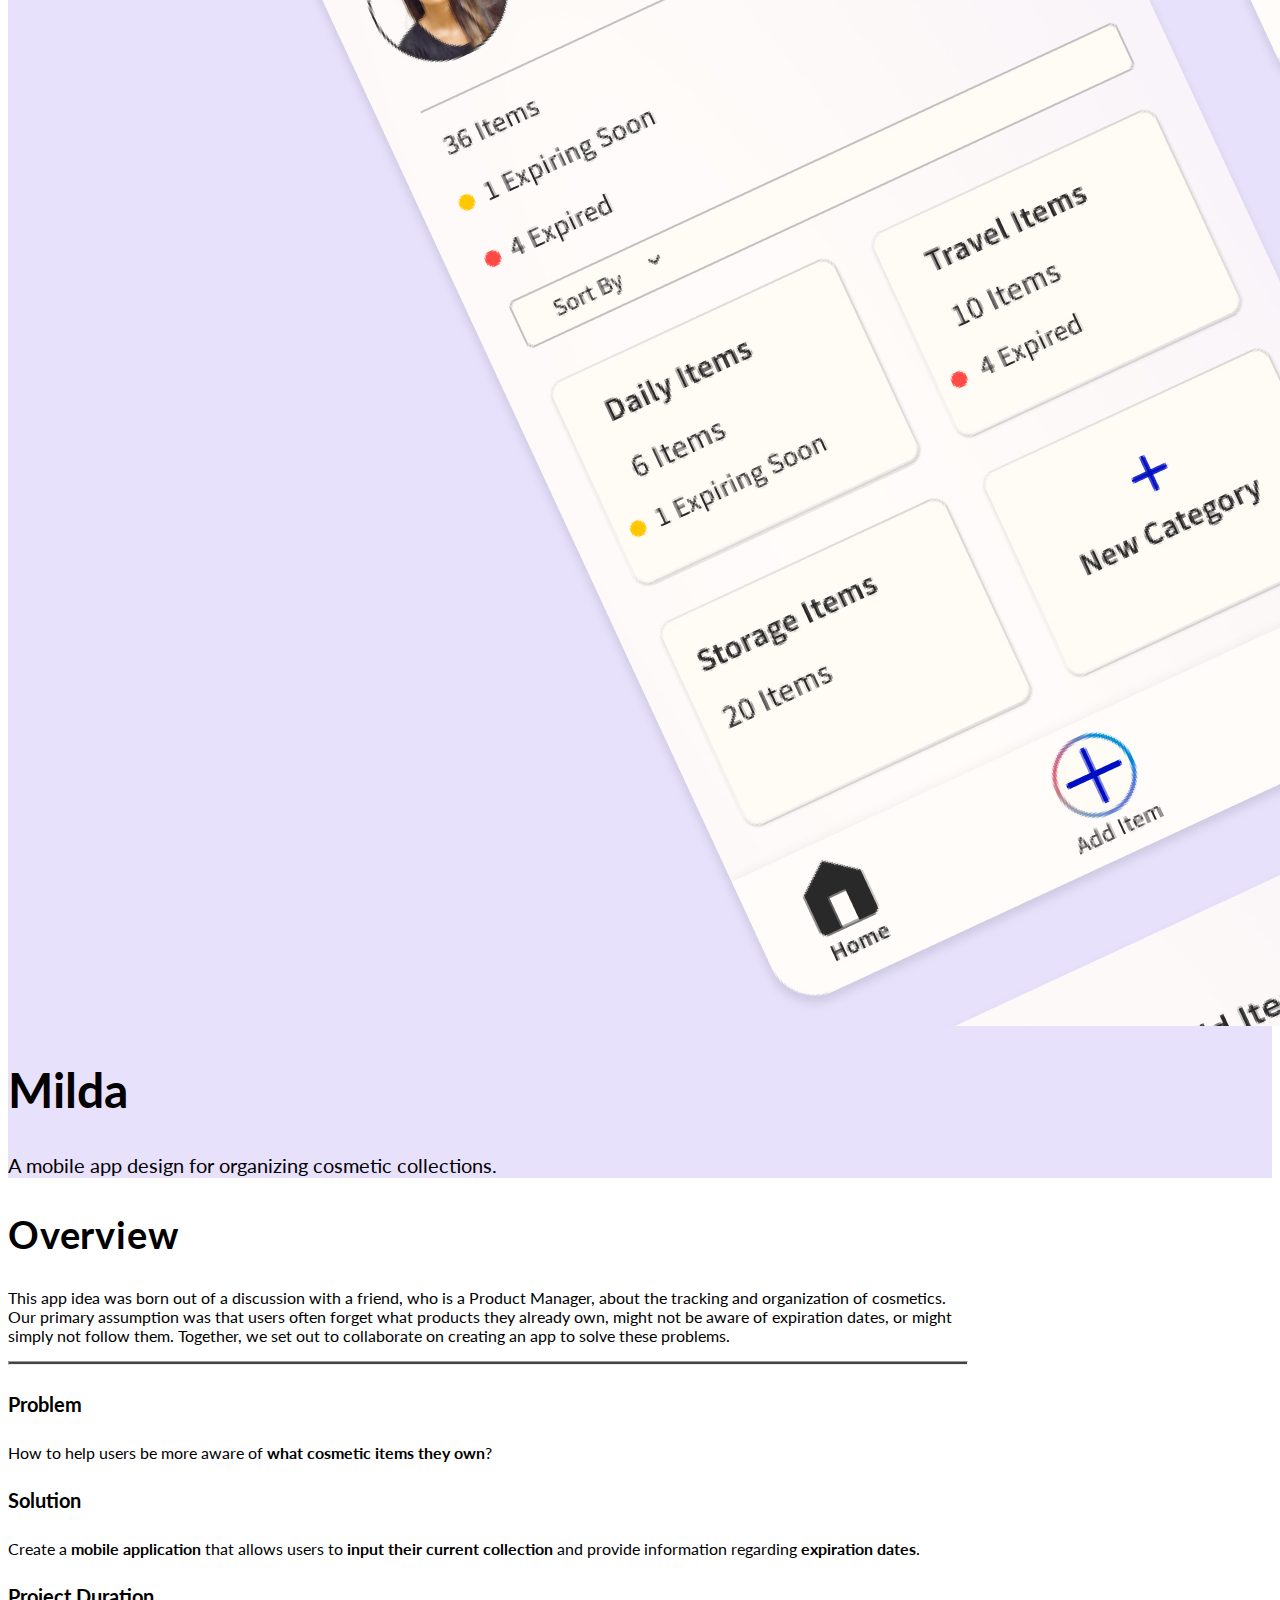
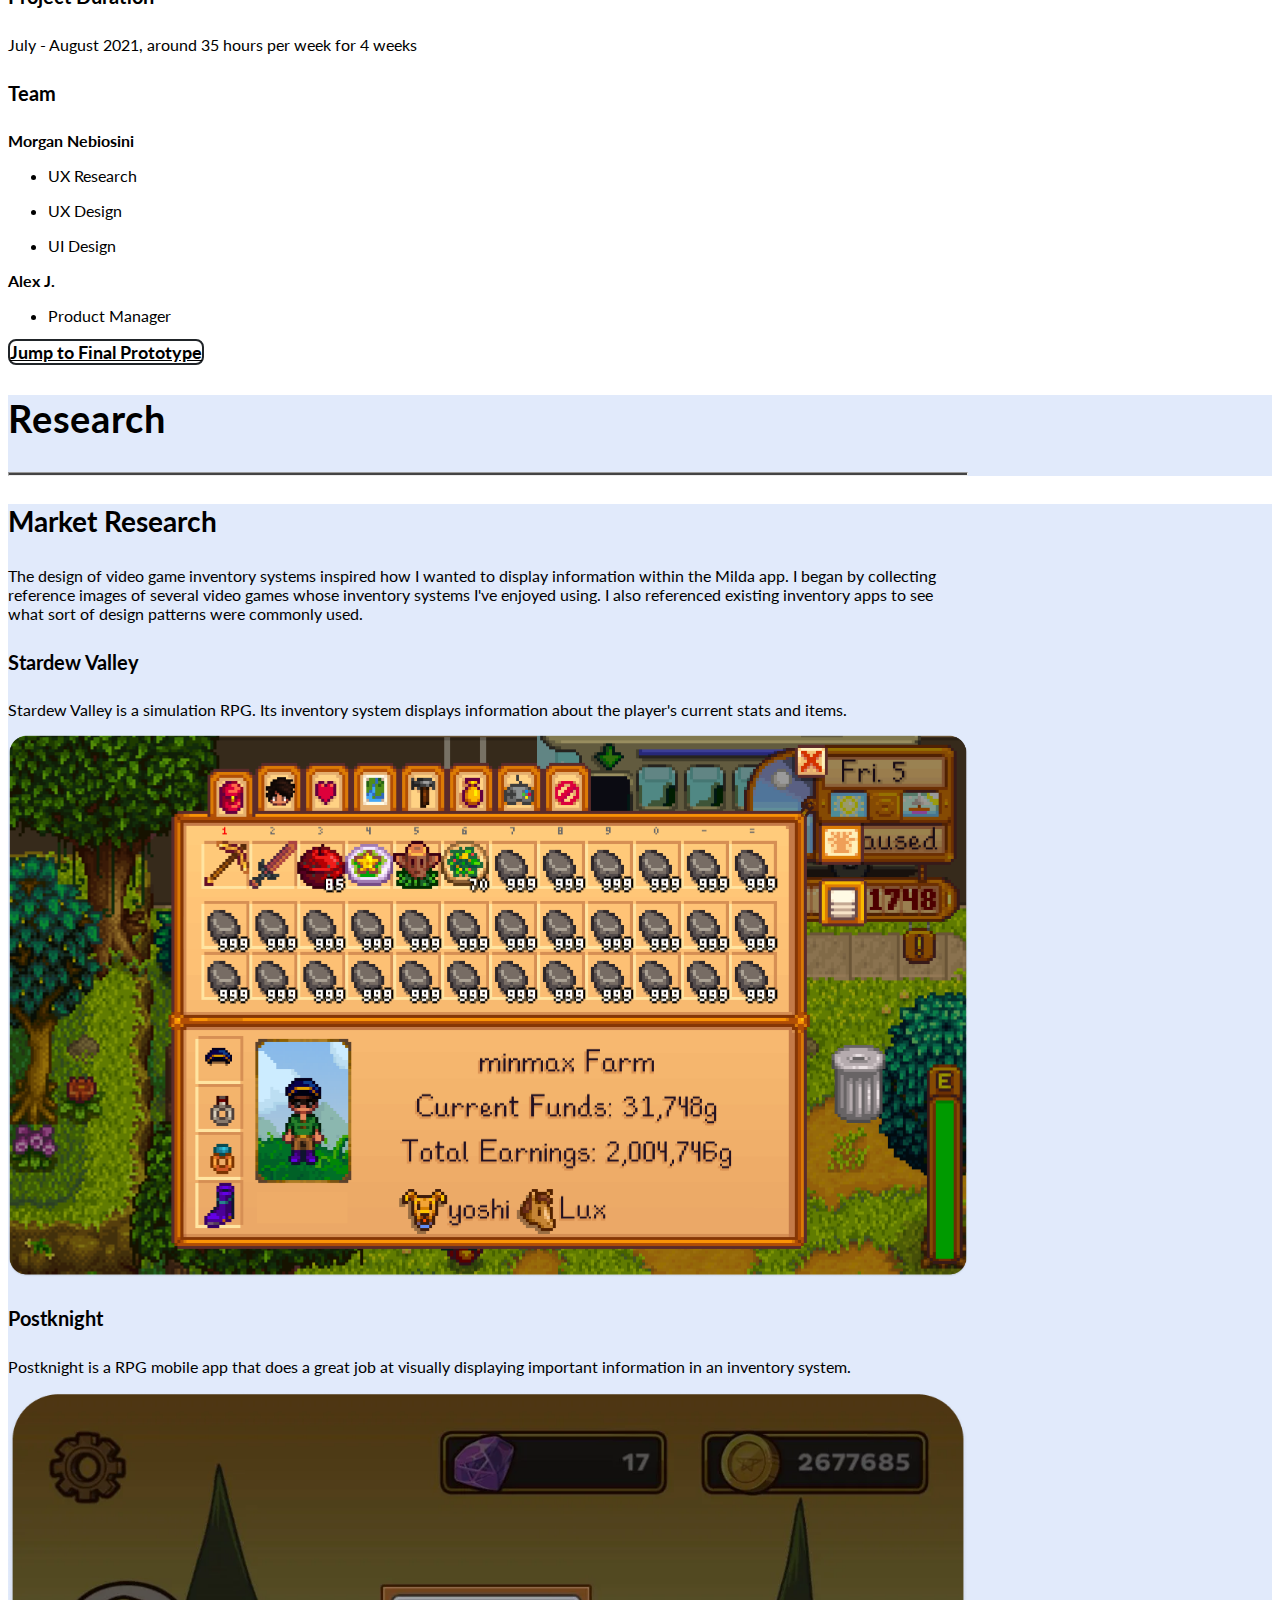
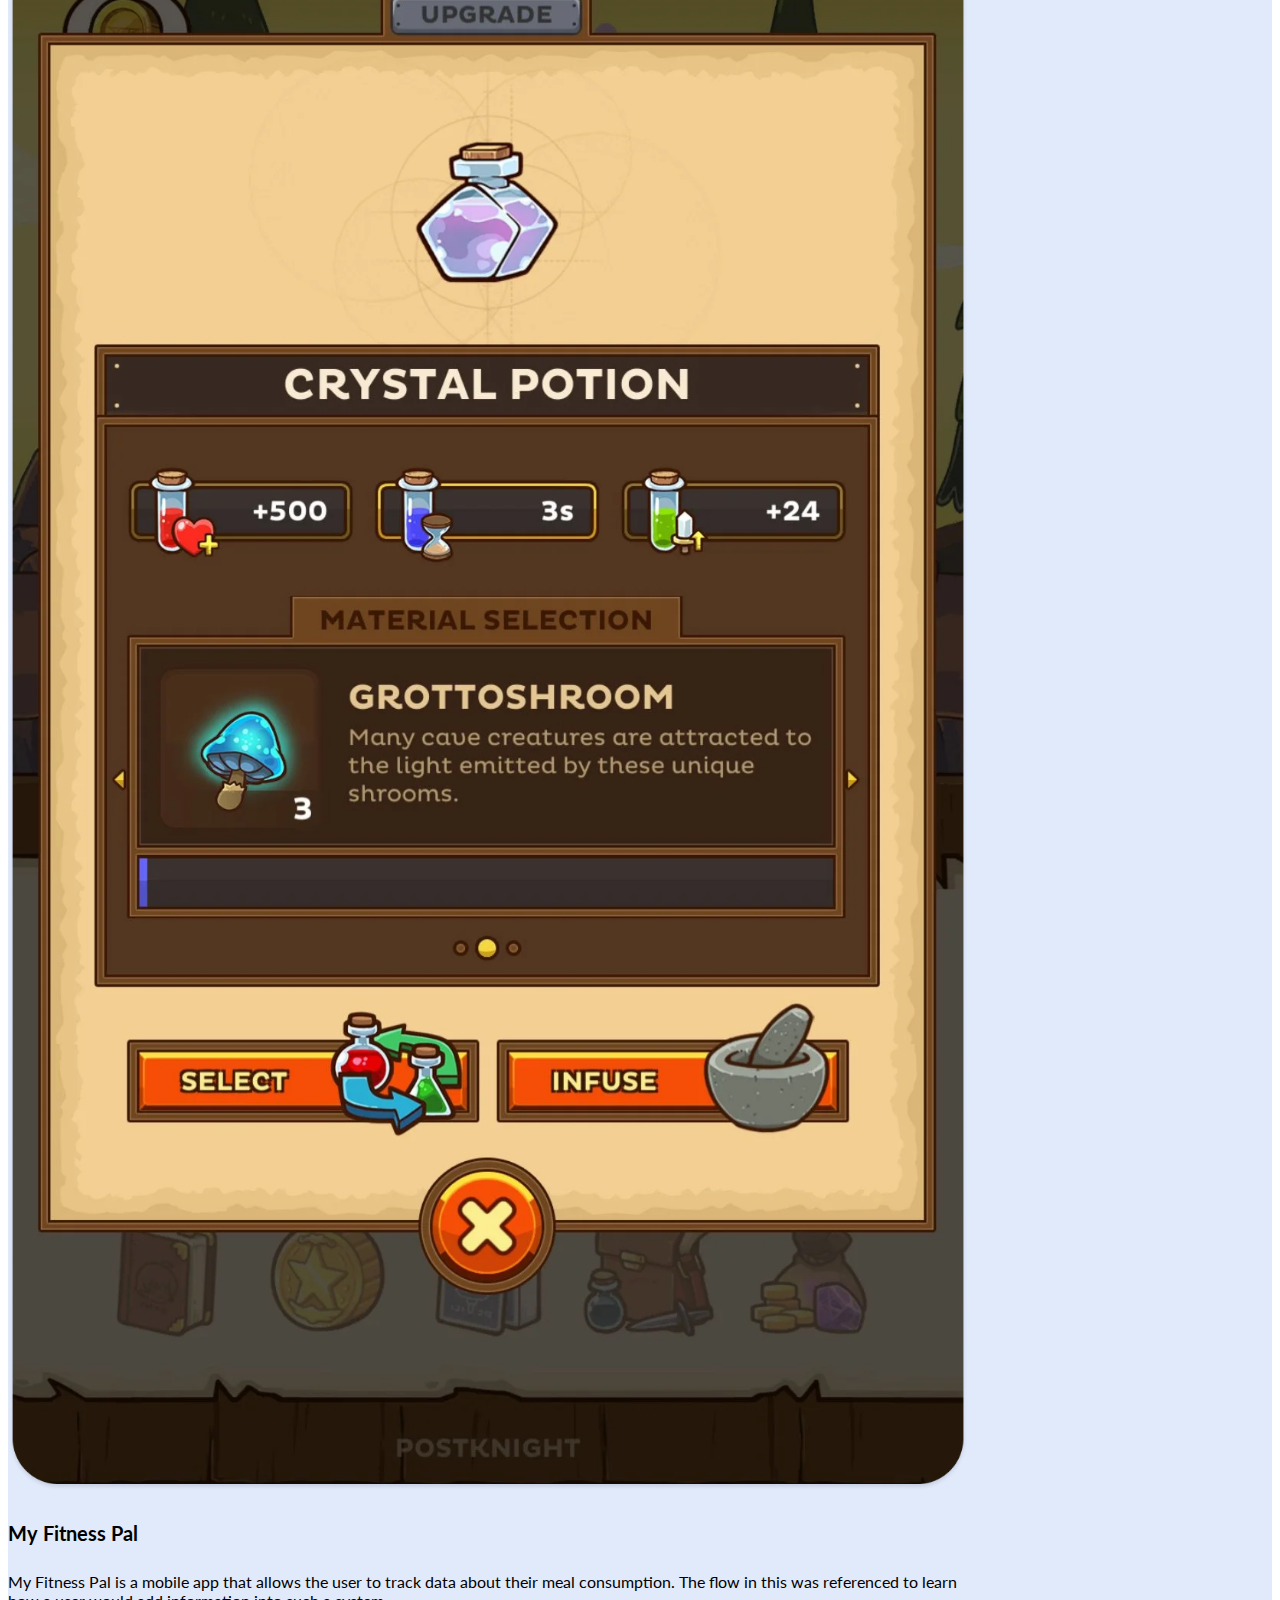
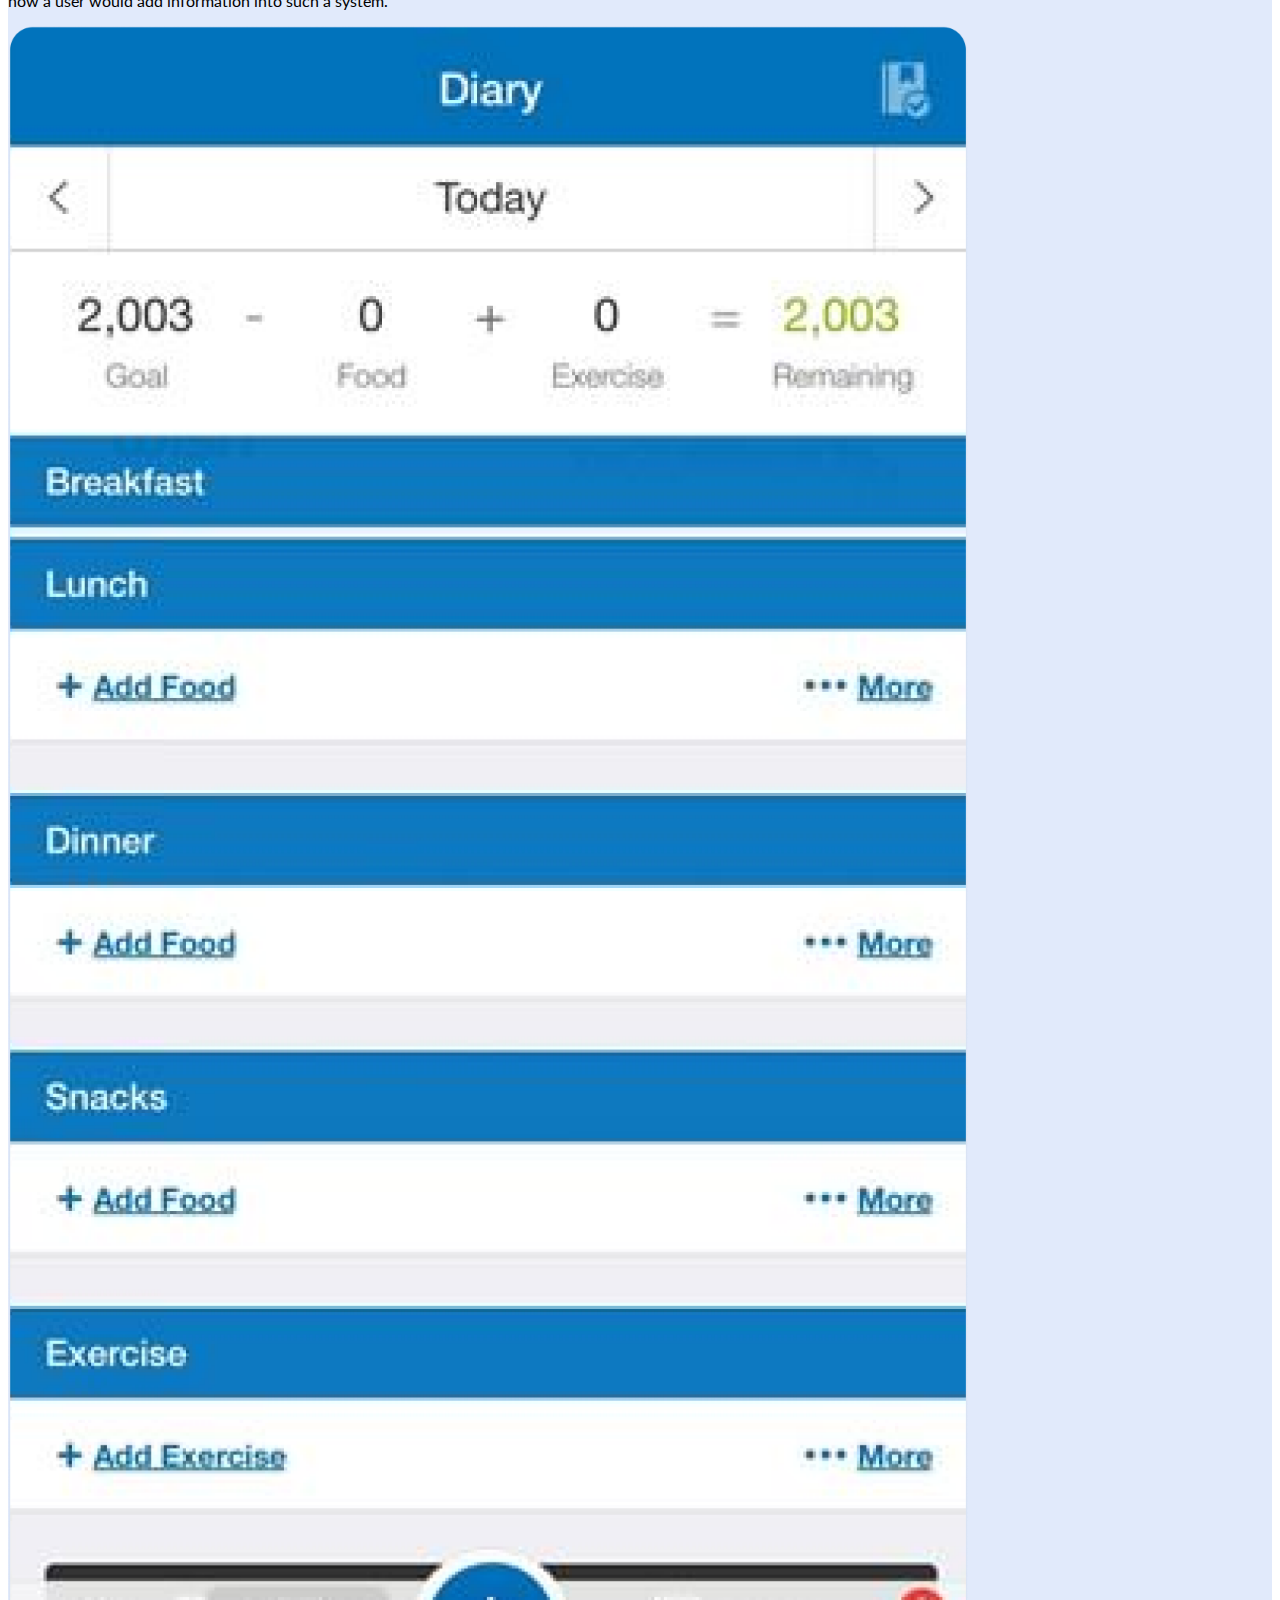
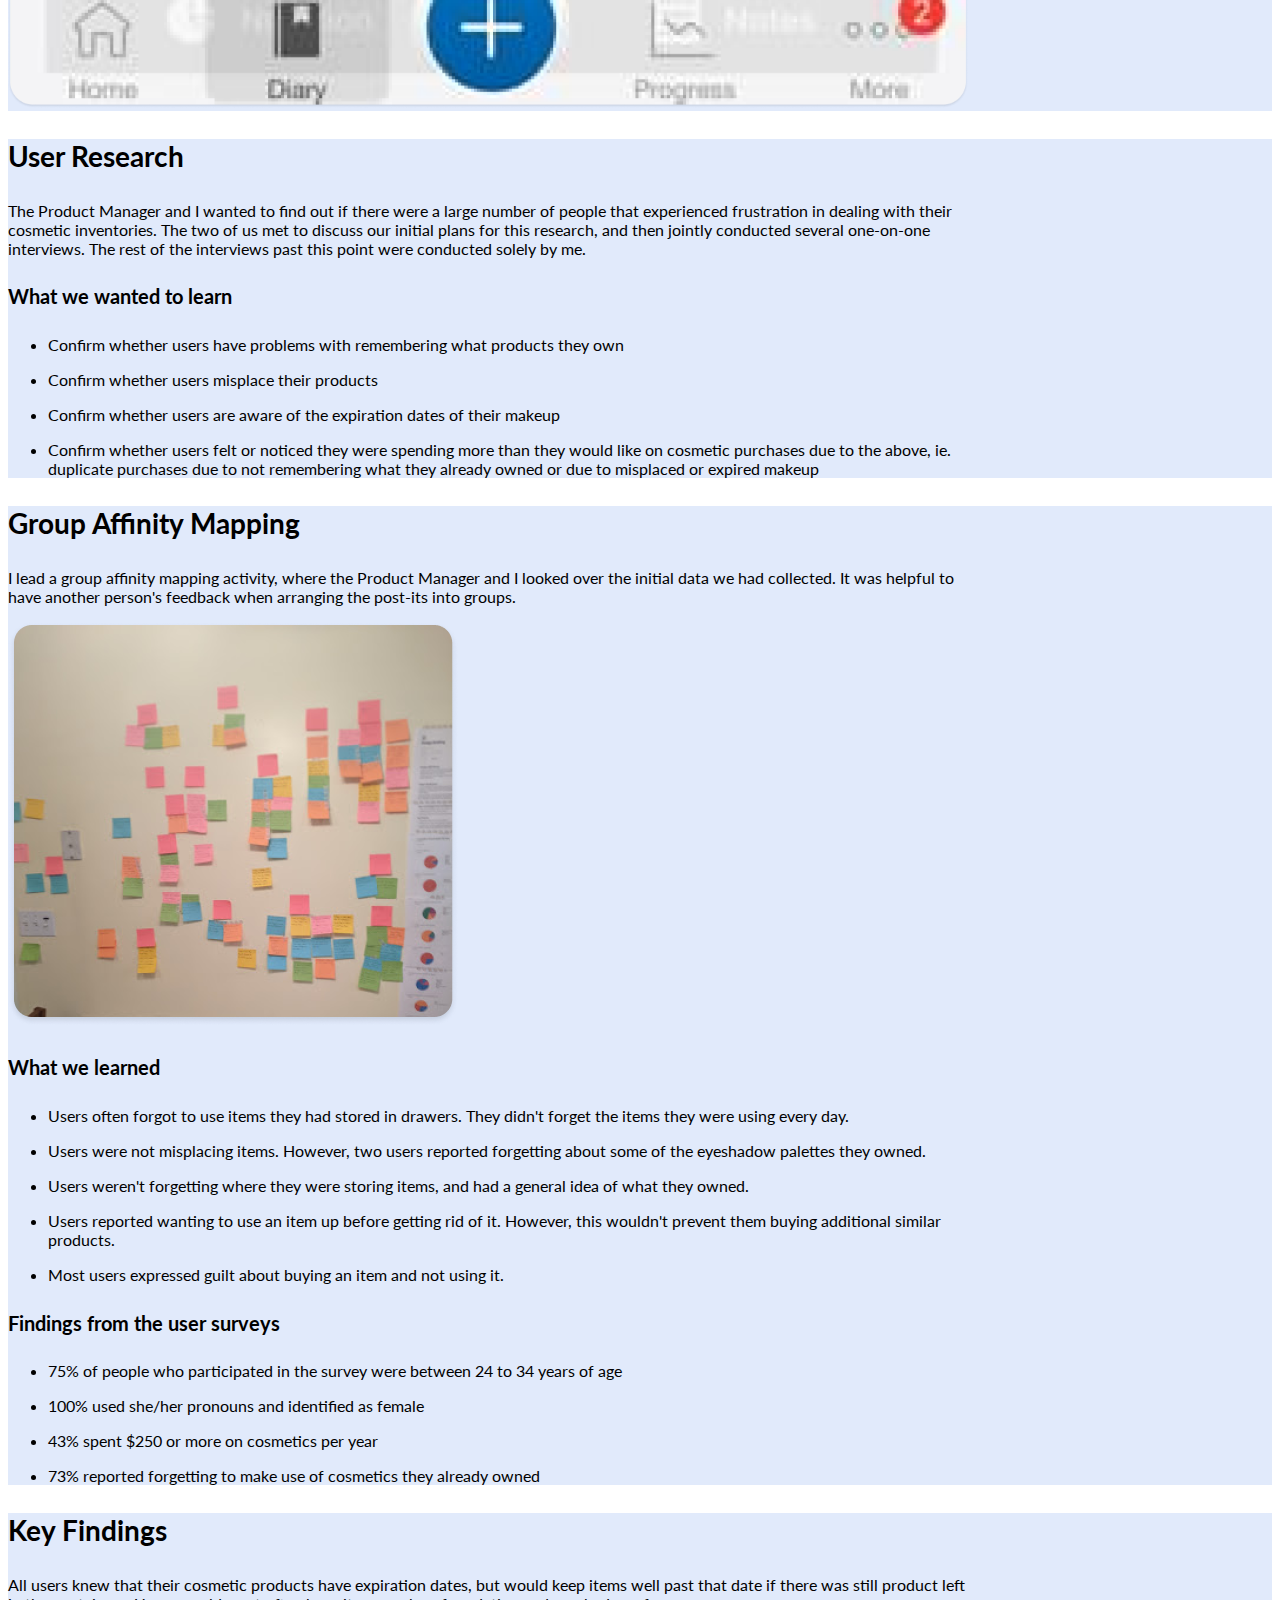
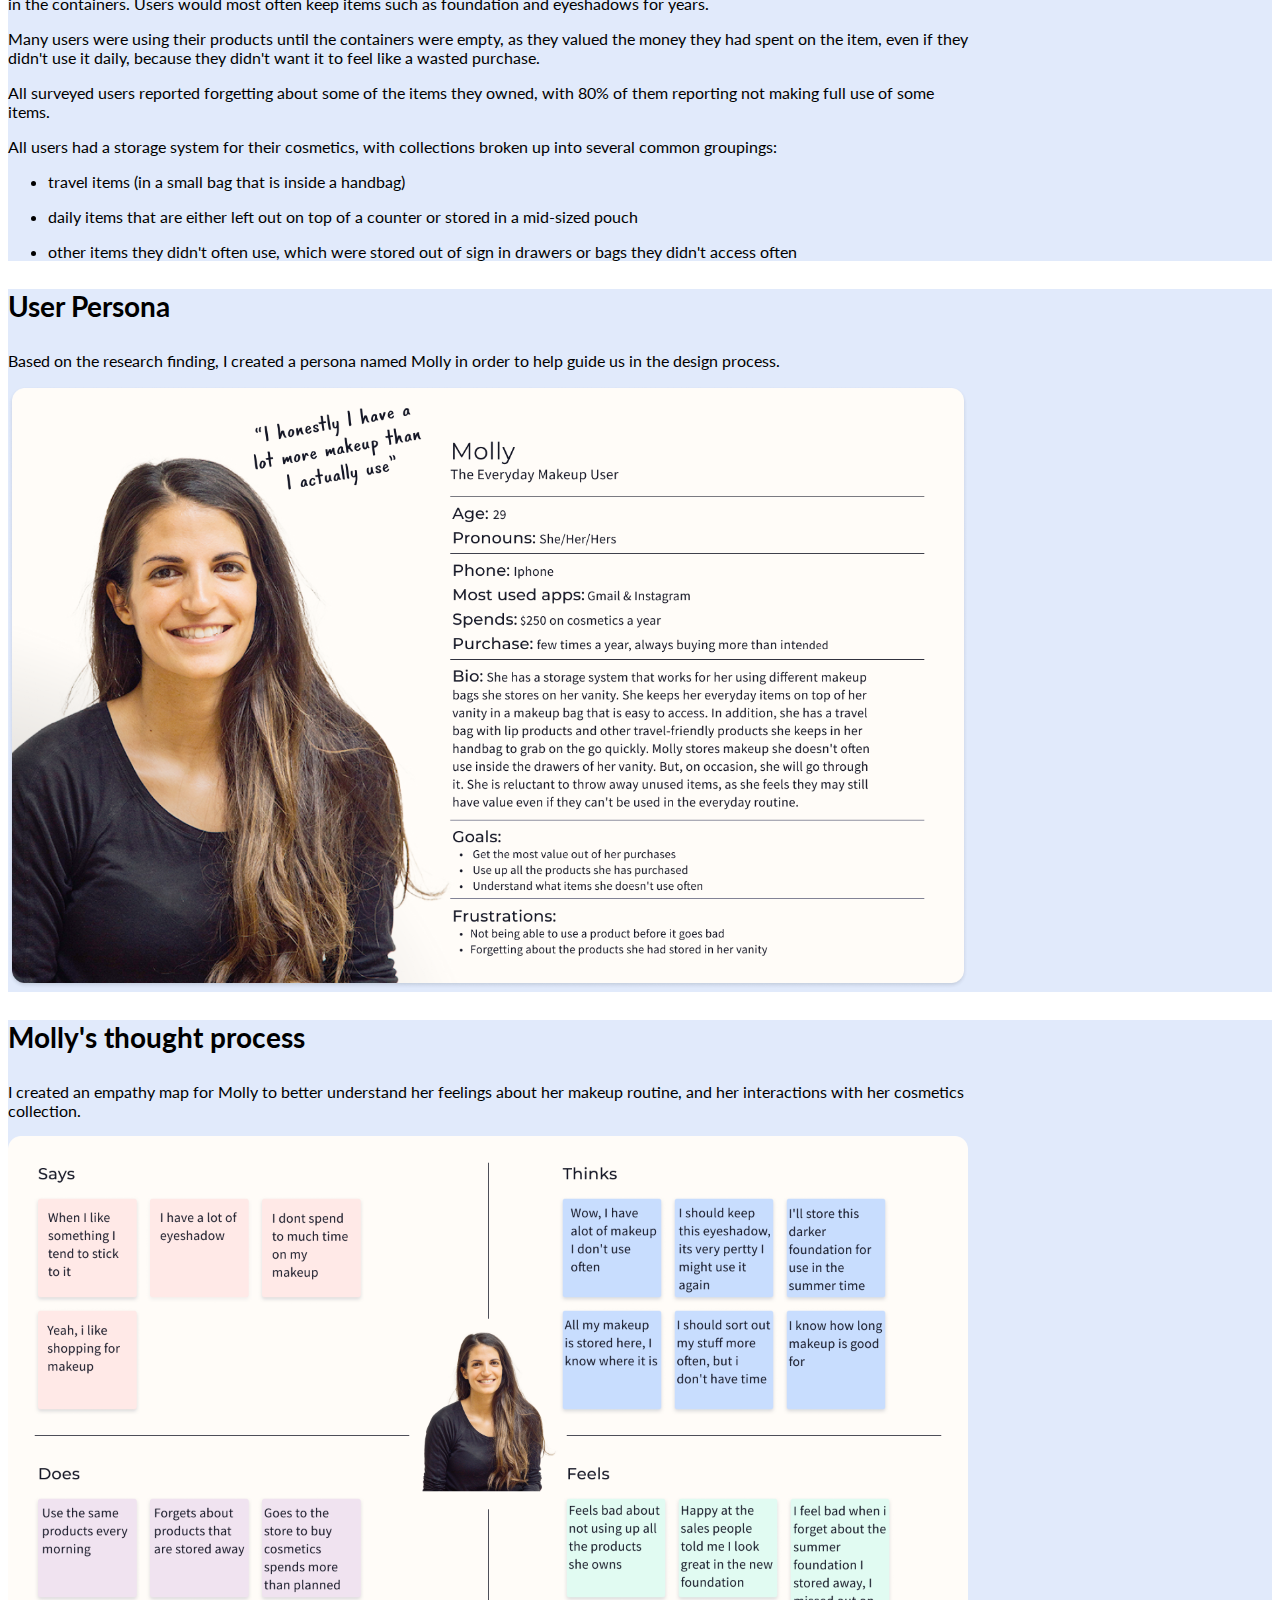
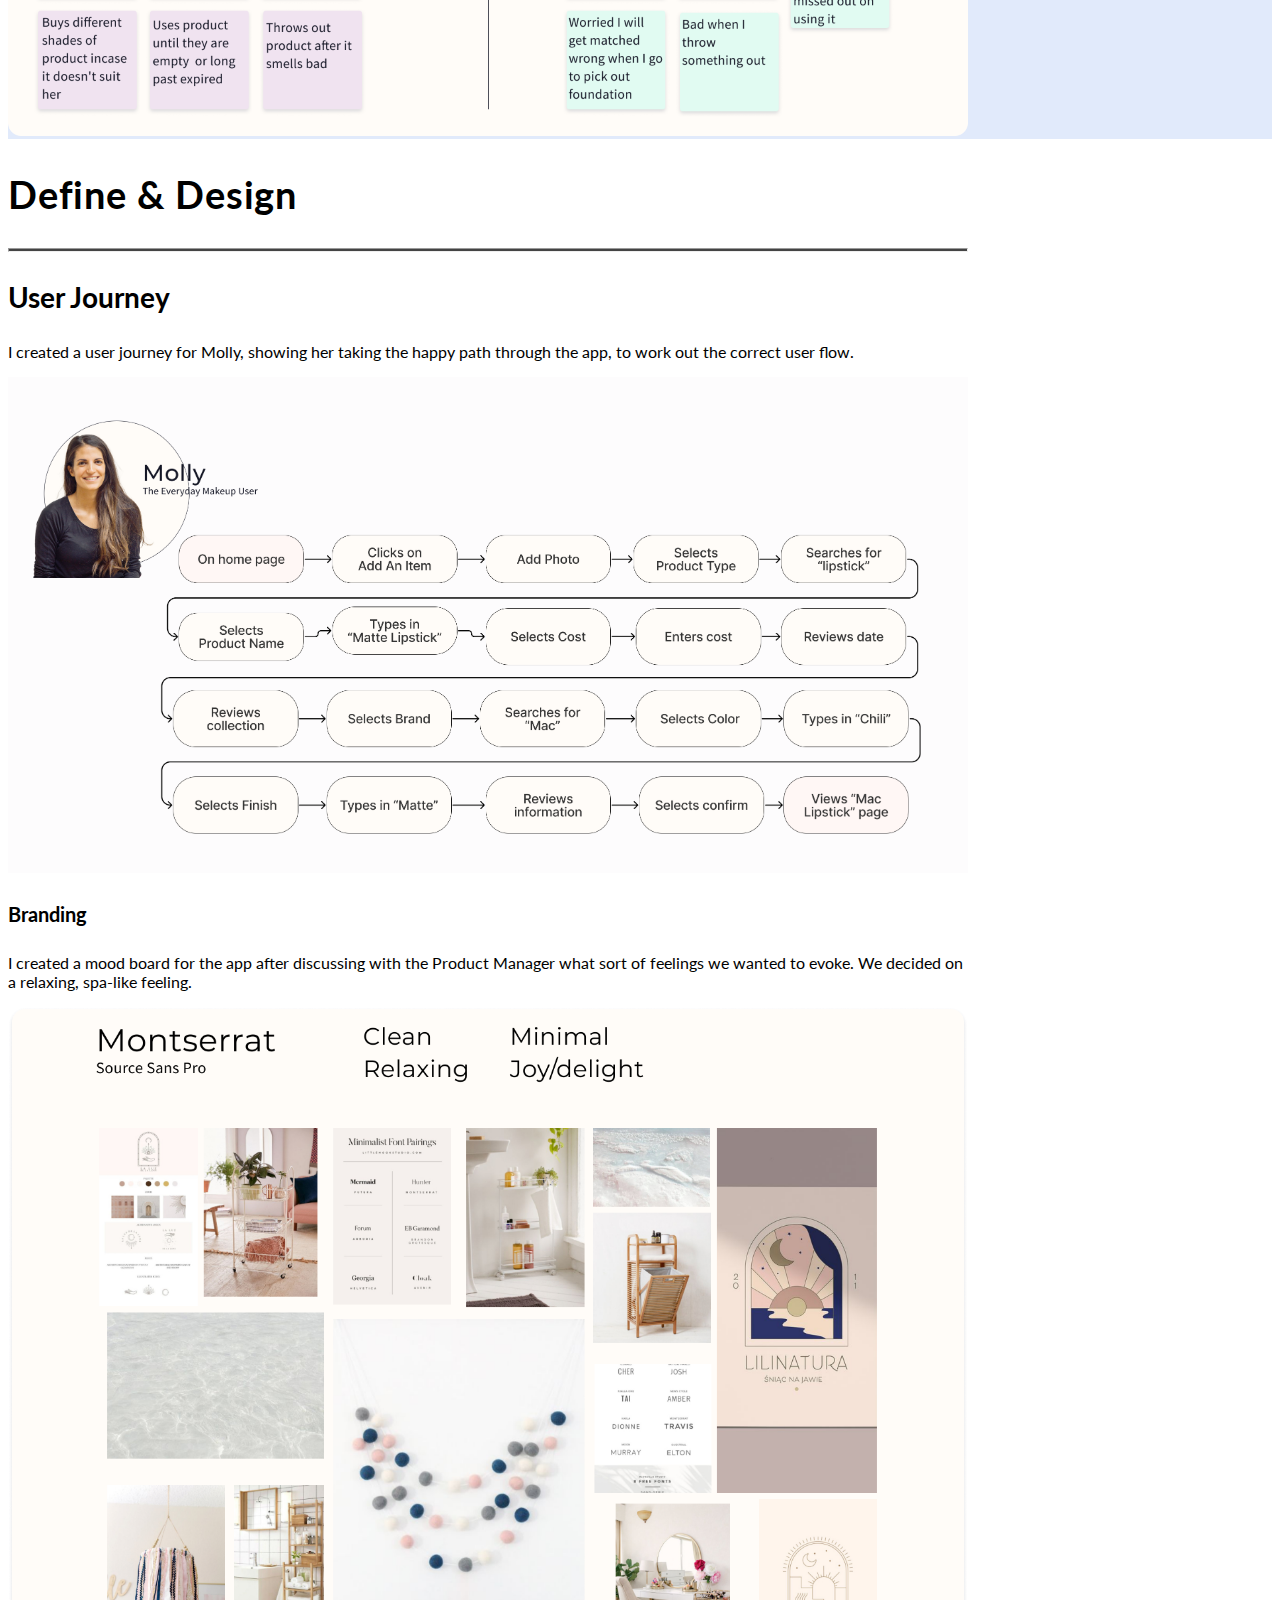
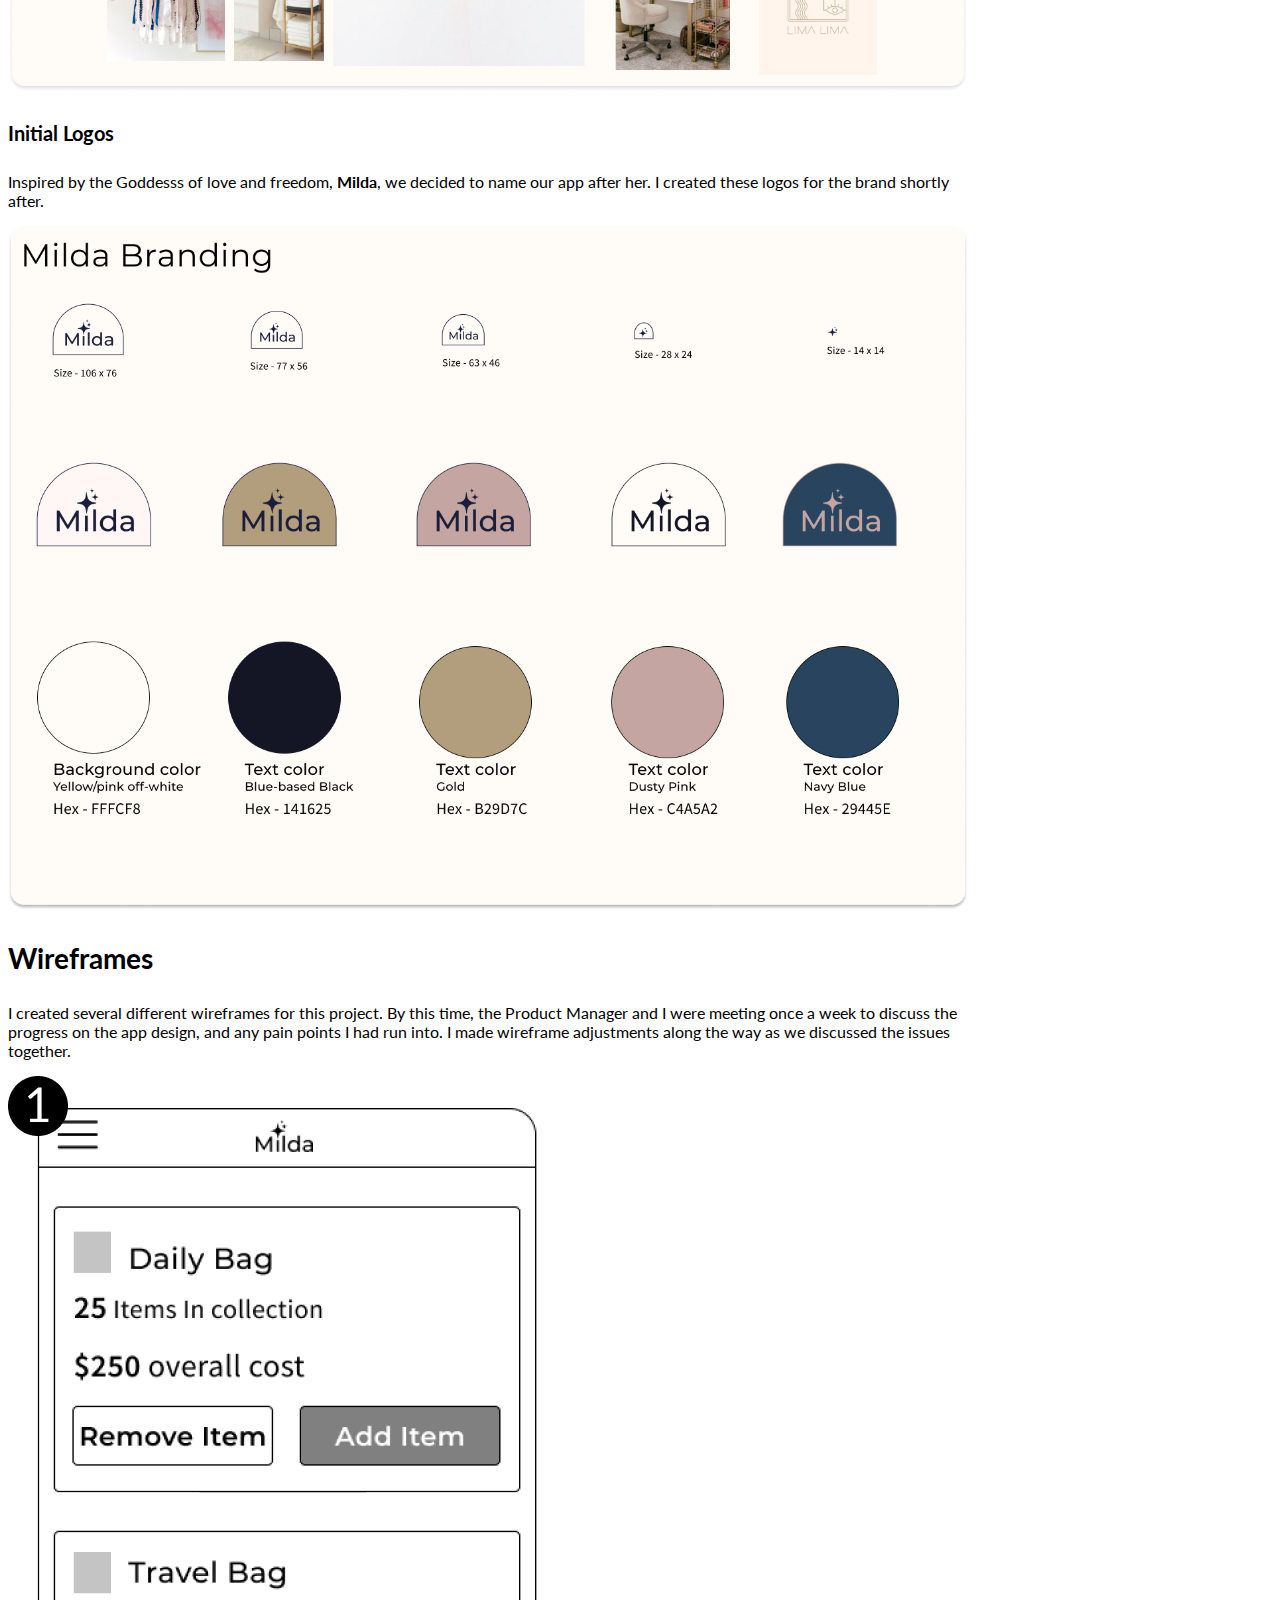
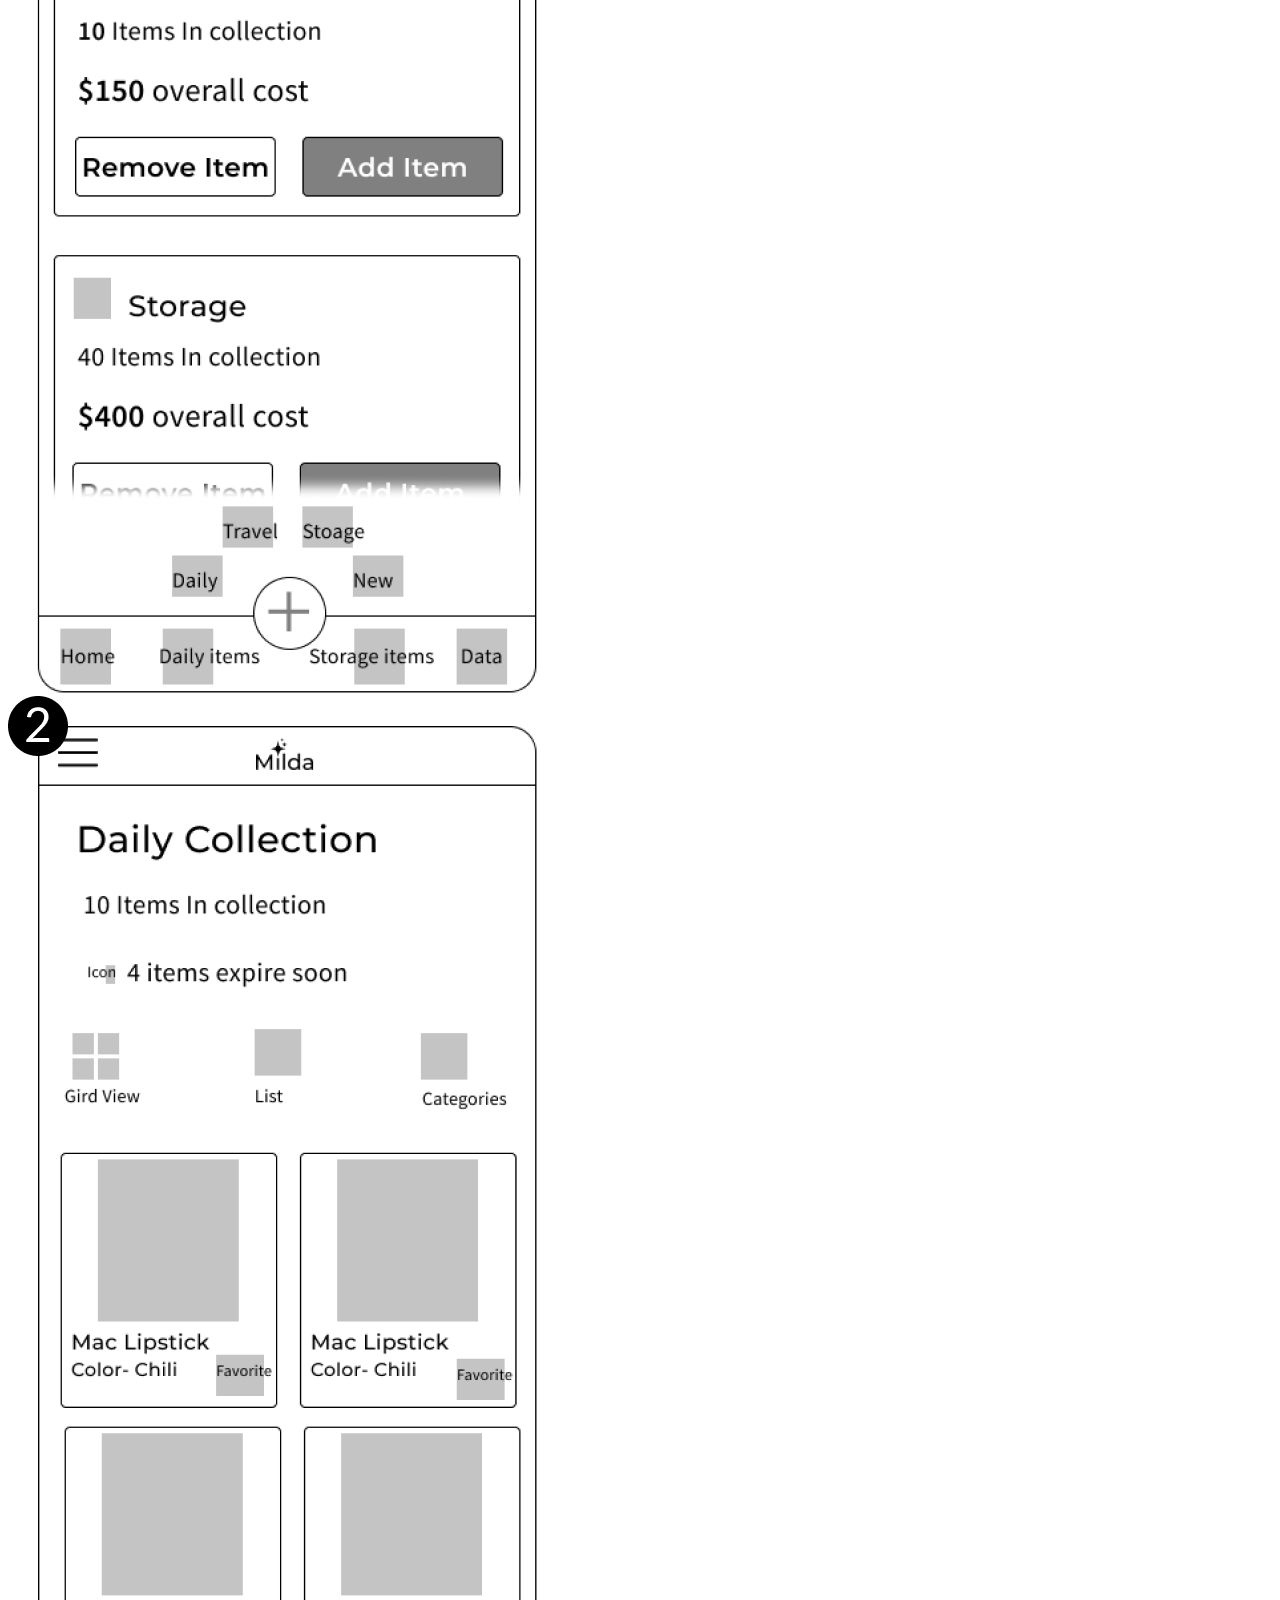
<file: milda.html>
<!DOCTYPE html>
<html lang="en" class="h-100">
  <head>
    <!-- Required meta tags -->
    <meta charset="utf-8" />
    <meta name="viewport" content="width=device-width, initial-scale=1" />
    <meta name="robots" content="noindex">

    <!-- Bootstrap CSS -->
    <link
      href="https://cdn.jsdelivr.net/npm/bootstrap@5.1.0/dist/css/bootstrap.min.css"
      rel="stylesheet"
      integrity="sha384-KyZXEAg3QhqLMpG8r+8fhAXLRk2vvoC2f3B09zVXn8CA5QIVfZOJ3BCsw2P0p/We"
      crossorigin="anonymous"
    />
    <link
      rel="stylesheet"
      href="https://cdn.jsdelivr.net/npm/bootstrap-icons@1.5.0/font/bootstrap-icons.css"
    />

    <!-- Lato Google font -->
    <link rel="preconnect" href="https://fonts.googleapis.com" />
    <link rel="preconnect" href="https://fonts.gstatic.com" crossorigin />
    <link
      href="https://fonts.googleapis.com/css2?family=Lato:wght@400;700;900&display=swap"
      rel="stylesheet"
    />

    <link href="global.css" rel="stylesheet" />
    <link href="styles.css" rel="stylesheet" />
    <link href="milda.css" rel="stylesheet" />
    <title>Morgan Nebiosini - Product Designer</title>
    <link rel="shortcut icon" href="images/favicons/favicon.ico" />

    <!-- Fathom analytics -->
    <script
      src="https://cdn.usefathom.com/script.js"
      data-site="QMNLJYTA"
      defer
    ></script>
  </head>

  <body id="milda" class="d-flex flex-column h-100">
    <header>
      <nav class="navbar fixed-top navbar-expand-md pt-md-0">
        <div class="container">
          <div class="ps-md-1">
            <a
              class="d-flex align-items-center me-md-auto text-dark text-decoration-none"
              href="/morgan-portfolio/"
            >
              <img
                class="d-block"
                src="images/morgan-icon.svg"
                alt="Morgan Nebiosini Avatar"
              />
            </a>
          </div>
          <button
            class="navbar-toggler"
            type="button"
            data-bs-toggle="collapse"
            data-bs-target="#navbarSupportedContent"
            aria-controls="navbarSupportedContent"
            aria-expanded="false"
            aria-label="Toggle navigation"
          >
            <span class="navbar-toggler-default">
              <i class="bi-list"></i>
            </span>
            <span class="navbar-toggler-toggled">
              <i class="bi-x"></i>
            </span>
          </button>
          <div class="collapse navbar-collapse" id="navbarSupportedContent">
            <div class="ms-auto">
              <div class="navbar-nav me-auto mb-2 mb-md-0 mt-md-2">
                <a
                  href="/morgan-portfolio/"
                  aria-current="page"
                  class="nav-link mx-md-3 mx-lg-4 pt-4 pt-md-2"
                  >Home</a
                >
                <a
                  href="/morgan-portfolio/portfolio.html"
                  aria-current="page"
                  class="nav-link mx-md-3 mx-lg-4 pt-4 pt-md-2"
                  >Work</a
                >
                <a
                  href="/morgan-portfolio/about.html"
                  aria-current="page"
                  class="nav-link ms-md-3 me-md-1 pt-4 pt-md-2"
                  >About Me</a
                >
              </div>
            </div>
          </div>
        </div>
      </nav>
    </header>

    <main>
      <div id="cover" class="pt-5">
        <div class="container">
          <div
            class="row flex-column-reverse flex-lg-row justify-content-md-center align-items-center"
          >
            <div class="col-lg-8">
              <img
                class="d-block mx-auto img-fluid"
                src="images/milda.jpg"
                alt="Morgan Nebiosini Milda Case Study"
                style="margin-left: calc(var(--bs-gutter-x) * -0.5) !important"
              />
            </div>
            <div class="col-lg-4 d-flex flex-column align-self-start">
              <h1 class="text-sm-start mb-3">Milda</h1>
              <h5 class="text-sm-start mb-5">
                A mobile app design for organizing cosmetic collections.
              </h5>
            </div>
          </div>
        </div>
      </div>

      <div id="scope" class="px-2 py-4">
        <div class="container px-0 px-md-4 py-4">
          <div class="row flex-lg-row align-items-center px-2">
            <div class="col-12 mb-lg-4">
              <h2 class="text-center">Overview</h2>
              <p>
                This app idea was born out of a discussion with a friend, who is
                a Product Manager, about the tracking and organization of
                cosmetics. Our primary assumption was that users often forget
                what products they already own, might not be aware of expiration
                dates, or might simply not follow them. Together, we set out to
                collaborate on creating an app to solve these problems.
              </p>
              <hr class="mt-4 mb-0" />
            </div>
          </div>
          <div class="row px-2 pt-4">
            <div class="col-lg-5 d-flex flex-column align-self-start">
              <h4>Problem</h4>
              <p>
                How to help users be more aware of
                <strong>what cosmetic items they own</strong>?
              </p>
              <h4 class="mt-4">Solution</h4>
              <p>
                Create a <strong>mobile application</strong> that allows users
                to <strong>input their current collection</strong> and provide
                information regarding <strong>expiration dates</strong>.
              </p>
              <h4 class="mt-4">Project Duration</h4>
              <p>July - August 2021, around 35 hours per week for 4 weeks</p>
            </div>
            <div
              class="col-lg-5 offset-lg-2 d-flex flex-column align-self-start"
            >
              <h4 class="mt-4 mt-lg-0">Team</h4>
              <p><strong>Morgan Nebiosini</strong></p>
              <ul>
                <li>UX Research</li>
                <li>UX Design</li>
                <li>UI Design</li>
              </ul>

              <p><strong>Alex J.</strong></p>
              <ul>
                <li class="mt-0">Product Manager</li>
              </ul>
            </div>
            <div class="d-grid gap-2 col-12 col-md-6 col-lg-4 mx-auto mt-4">
              <a
                href="#final-prototype"
                class="btn btn-outline-dark jump-to-prototype"
                >Jump to Final Prototype</a
              >
            </div>
          </div>
        </div>
      </div>

      <div id="research" class="px-2 py-4">
        <div class="container pt-4">
          <div class="row">
            <div class="col-12">
              <h2 class="text-center">Research</h2>
              <hr class="mt-4 mb-0" />
            </div>
          </div>
        </div>
      </div>

      <div id="market-research" class="px-2 py-4">
        <div class="container">
          <div class="row">
            <div class="col-12 mt-3 mb-1">
              <h3>Market Research</h3>
              <p>
                The design of video game inventory systems inspired how I wanted
                to display information within the Milda app. I began by
                collecting reference images of several video games whose
                inventory systems I've enjoyed using. I also referenced existing
                inventory apps to see what sort of design patterns were commonly
                used.
              </p>
            </div>
          </div>
          <div class="row mt-4">
            <div class="col-lg-6">
              <h4>Stardew Valley</h4>
              <p>
                Stardew Valley is a simulation RPG. Its inventory system
                displays information about the player's current stats and items.
              </p>
            </div>
            <div class="col-lg-6">
              <a class="lightbox-link" href="#market-research-stardew-valley">
                <img
                  class="img-fluid"
                  src="images/milda/market-research-stardew-valley.png"
                  alt="Milda Case Study Market Research Stardew Valley"
                />
              </a>
              <a id="market-research-stardew-valley" class="lightbox" href="#!">
                <span
                  style="
                    background-image: url('images/milda/market-research-stardew-valley.png');
                  "
                ></span>
              </a>
            </div>
          </div>
          <div class="row mt-4">
            <div class="col-12 col-lg-6">
              <h4>Postknight</h4>
              <p>
                Postknight is a RPG mobile app that does a great job at visually
                displaying important information in an inventory system.
              </p>
            </div>
            <div class="col-6 offset-3 col-lg-4 offset-lg-1">
              <a class="lightbox-link" href="#market-research-postknight">
                <img
                  class="img-fluid"
                  src="images/milda/market-research-postknight.png"
                  alt="Milda Case Study Market Research Postknight"
                />
              </a>
              <a id="market-research-postknight" class="lightbox" href="#!">
                <span
                  style="
                    background-image: url('images/milda/market-research-postknight.png');
                  "
                ></span>
              </a>
            </div>
          </div>
          <div class="row mt-4">
            <div class="col-12 col-lg-6">
              <h4>My Fitness Pal</h4>
              <p>
                My Fitness Pal is a mobile app that allows the user to track
                data about their meal consumption. The flow in this was
                referenced to learn how a user would add information into such a
                system.
              </p>
            </div>
            <div class="col-6 offset-3 col-lg-4 offset-lg-1">
              <a class="lightbox-link" href="#market-research-my-fitness-pal">
                <img
                  class="img-fluid"
                  src="images/milda/market-research-my-fitness-pal.png"
                  alt="Milda Case Study Market Research My Fitness Pal"
                />
              </a>
              <a id="market-research-my-fitness-pal" class="lightbox" href="#!">
                <span
                  style="
                    background-image: url('images/milda/market-research-my-fitness-pal.png');
                  "
                ></span>
              </a>
            </div>
          </div>
        </div>
      </div>

      <div id="user-research" class="px-2 pt-5 pb-4">
        <div class="container">
          <div class="row">
            <div class="col-12">
              <h3>User Research</h3>
              <p>
                The Product Manager and I wanted to find out if there were a
                large number of people that experienced frustration in dealing
                with their cosmetic inventories. The two of us met to discuss
                our initial plans for this research, and then jointly conducted
                several one-on-one interviews. The rest of the interviews past
                this point were conducted solely by me.
              </p>
            </div>
            <div class="col-lg-8">
              <h4 class="mt-4">What we wanted to learn</h4>
              <ul>
                <li>
                  Confirm whether users have problems with remembering what
                  products they own
                </li>
                <li>Confirm whether users misplace their products</li>
                <li>
                  Confirm whether users are aware of the expiration dates of
                  their makeup
                </li>
                <li>
                  Confirm whether users felt or noticed they were spending more
                  than they would like on cosmetic purchases due to the above,
                  ie. duplicate purchases due to not remembering what they
                  already owned or due to misplaced or expired makeup
                </li>
              </ul>
            </div>
          </div>
        </div>
      </div>

      <div id="group-affinity-mapping" class="px-2 py-5">
        <div class="container mt-4">
          <div class="row">
            <div class="col-12">
              <h3>Group Affinity Mapping</h3>
              <p>
                I lead a group affinity mapping activity, where the Product
                Manager and I looked over the initial data we had collected. It
                was helpful to have another person's feedback when arranging the
                post-its into groups.
              </p>
              <a class="lightbox-link" href="#affinity-map">
                <img
                  class="img-fluid"
                  src="images/milda/affinity-map.png"
                  alt="Milda Case Study Market Research Postknight"
                />
              </a>
              <a id="affinity-map" class="lightbox" href="#!">
                <span
                  style="background-image: url('images/milda/affinity-map.png')"
                ></span>
              </a>
            </div>
          </div>
          <div class="row mt-4">
            <div class="col-lg-8">
              <h4 class="mt-4">What we learned</h4>
              <ul>
                <li>
                  Users often forgot to use items they had stored in drawers.
                  They didn't forget the items they were using every day.
                </li>
                <li>
                  Users were not misplacing items. However, two users reported
                  forgetting about some of the eyeshadow palettes they owned.
                </li>
                <li>
                  Users weren't forgetting where they were storing items, and
                  had a general idea of what they owned.
                </li>
                <li>
                  Users reported wanting to use an item up before getting rid of
                  it. However, this wouldn't prevent them buying additional
                  similar products.
                </li>
                <li>
                  Most users expressed guilt about buying an item and not using
                  it.
                </li>
              </ul>
            </div>
            <div class="col-lg-8">
              <h4 class="mt-4">Findings from the user surveys</h4>
              <ul>
                <li>
                  75% of people who participated in the survey were between 24
                  to 34 years of age
                </li>
                <li>100% used she/her pronouns and identified as female</li>
                <li>43% spent $250 or more on cosmetics per year</li>
                <li>
                  73% reported forgetting to make use of cosmetics they already
                  owned
                </li>
              </ul>
            </div>
          </div>
        </div>
      </div>

      <div id="key-findings" class="px-2 py-5">
        <div class="container mt-4">
          <div class="row">
            <div class="col-12">
              <h3>Key Findings</h3>
              <p>
                All users knew that their cosmetic products have expiration
                dates, but would keep items well past that date if there was
                still product left in the containers. Users would most often
                keep items such as foundation and eyeshadows for years.
              </p>
              <p>
                Many users were using their products until the containers were
                empty, as they valued the money they had spent on the item, even
                if they didn't use it daily, because they didn't want it to feel
                like a wasted purchase.
              </p>
              <p>
                All surveyed users reported forgetting about some of the items
                they owned, with 80% of them reporting not making full use of
                some items.
              </p>
            </div>
            <div class="col-lg-8">
              <p>
                All users had a storage system for their cosmetics, with
                collections broken up into several common groupings:
              </p>
              <ul>
                <li>travel items (in a small bag that is inside a handbag)</li>
                <li>
                  daily items that are either left out on top of a counter or
                  stored in a mid-sized pouch
                </li>
                <li>
                  other items they didn't often use, which were stored out of
                  sign in drawers or bags they didn't access often
                </li>
              </ul>
            </div>
          </div>
        </div>
      </div>

      <div id="user-persona" class="px-2 py-5">
        <div class="container">
          <div class="row">
            <div class="col">
              <h3>User Persona</h3>
              <p class="mb-4">
                Based on the research finding, I created a persona named Molly
                in order to help guide us in the design process.
              </p>
            </div>
          </div>
          <div class="row">
            <div class="col">
              <a class="lightbox-link" href="#persona-molly">
                <img
                  class="w-100"
                  src="images/milda/persona-molly.png"
                  alt="Milda Case Study Persona Molly"
                />
              </a>
              <a id="persona-molly" class="lightbox" href="#!">
                <span
                  style="
                    background-image: url('images/milda/persona-molly.png');
                  "
                ></span>
              </a>
            </div>
          </div>
        </div>
      </div>

      <div id="persona-empathy-map" class="px-2 py-4">
        <div class="container mt-4">
          <div class="row">
            <div class="col">
              <h3>Molly's thought process</h3>
              <p>
                I created an empathy map for Molly to better understand her
                feelings about her makeup routine, and her interactions with her
                cosmetics collection.
              </p>
              <a class="lightbox-link" href="#empathy-map">
                <img
                  class="w-100"
                  src="images/milda/empathy-map.png"
                  alt="Milda Case Study Empathy Map"
                />
              </a>
              <a id="empathy-map" class="lightbox" href="#!">
                <span
                  style="background-image: url('images/milda/empathy-map.png')"
                ></span>
              </a>
            </div>
          </div>
        </div>
      </div>

      <div id="define-and-design" class="px-2 py-4">
        <div class="container pt-4">
          <div class="row">
            <div class="col-12">
              <h2 class="text-center">Define & Design</h2>
              <hr class="mt-4 mb-0" />
            </div>
          </div>
        </div>
      </div>

      <div id="user-journey" class="px-2 py-4">
        <div class="container">
          <div class="row">
            <div class="col-12 mt-3 mb-1">
              <h3 class="mt-4">User Journey</h3>
              <p>
                I created a user journey for Molly, showing her taking the happy
                path through the app, to work out the correct user flow.
              </p>
              <a class="lightbox-link" href="#user-journey-lightbox">
                <img
                  class="w-100"
                  src="images/milda/user-journey.png"
                  alt="Milda Case Study User Journey"
                />
              </a>
              <a id="user-journey-lightbox" class="lightbox" href="#!">
                <span
                  style="background-image: url('images/milda/user-journey.png')"
                ></span>
              </a>
            </div>
            <div class="col-lg-6">
              <h4 class="mt-4">Branding</h4>
              <p>
                I created a mood board for the app after discussing with the
                Product Manager what sort of feelings we wanted to evoke. We
                decided on a relaxing, spa-like feeling.
              </p>
              <a class="lightbox-link" href="#moodboard">
                <img
                  class="w-100"
                  src="images/milda/moodboard.png"
                  alt="Milda Case Study Moodboard"
                />
              </a>
              <a id="moodboard" class="lightbox" href="#!">
                <span
                  style="background-image: url('images/milda/moodboard.png')"
                ></span>
              </a>
            </div>
            <div class="col-lg-6">
              <h4 class="mt-4">Initial Logos</h4>
              <p>
                Inspired by the Goddesss of love and freedom,
                <strong>Milda</strong>, we decided to name our app after her. I
                created these logos for the brand shortly after.
              </p>
              <a class="lightbox-link" href="#logos">
                <img
                  class="w-100"
                  src="images/milda/logos.png"
                  alt="Milda Case Study Logos"
                />
              </a>
              <a id="logos" class="lightbox" href="#!">
                <span
                  style="background-image: url('images/milda/logos.png')"
                ></span>
              </a>
            </div>
          </div>
        </div>
      </div>

      <div id="wireframes" class="px-2 py-4">
        <div class="container mt-4">
          <div class="row">
            <div class="col-12 mt-3 mb-1">
              <h3>Wireframes</h3>
              <p>
                I created several different wireframes for this project. By this
                time, the Product Manager and I were meeting once a week to
                discuss the progress on the app design, and any pain points I
                had run into. I made wireframe adjustments along the way as we
                discussed the issues together.
              </p>
            </div>
            <div class="col-lg-6 mt-4">
              <div class="row">
                <div class="col-6">
                  <a class="lightbox-link" href="#wireframes-home-page">
                    <img
                      class="w-100"
                      src="images/milda/wireframes-home-page.png"
                      alt="Milda Case Study Wireframes Home Page"
                    />
                  </a>
                  <a id="wireframes-home-page" class="lightbox" href="#!">
                    <span
                      style="
                        background-image: url('images/milda/wireframes-home-page.png');
                      "
                    ></span>
                  </a>
                </div>
                <div class="col-6">
                  <a class="lightbox-link" href="#wireframes-collection-page">
                    <img
                      class="w-100"
                      src="images/milda/wireframes-collection-page.png"
                      alt="Milda Case Study Wireframes Collection Page"
                    />
                  </a>
                  <a id="wireframes-collection-page" class="lightbox" href="#!">
                    <span
                      style="
                        background-image: url('images/milda/wireframes-collection-page.png');
                      "
                    ></span>
                  </a>
                </div>
                <p class="detail mt-4">
                  <strong>1. Home Page</strong> - showing different collections
                </p>
                <p class="detail">
                  <strong>2. Collection Page</strong> - showing individual
                  products
                </p>
              </div>
            </div>

            <div class="col-lg-6 mt-4">
              <div class="row">
                <div class="col-6">
                  <a class="lightbox-link" href="#wireframes-add-item">
                    <img
                      class="w-100"
                      src="images/milda/wireframes-add-item.png"
                      alt="Milda Case Study Add Item Page"
                    />
                  </a>
                  <a id="wireframes-add-item" class="lightbox" href="#!">
                    <span
                      style="
                        background-image: url('images/milda/wireframes-add-item.png');
                      "
                    ></span>
                  </a>
                </div>
                <div class="col-6">
                  <a class="lightbox-link" href="#wireframes-product-page">
                    <img
                      class="w-100"
                      src="images/milda/wireframes-product-page.png"
                      alt="Milda Case Study Product Page"
                    />
                  </a>
                  <a id="wireframes-product-page" class="lightbox" href="#!">
                    <span
                      style="
                        background-image: url('images/milda/wireframes-product-page.png');
                      "
                    ></span>
                  </a>
                </div>
                <p class="detail mt-4">
                  <strong>3. Add Item Page</strong> - showing how a user would
                  add new items
                </p>
                <p class="detail">
                  <strong>4. Product Page</strong> - showing an item's details
                  as entered by the user
                </p>
              </div>
            </div>
          </div>
        </div>
      </div>

      <div id="redoing-the-branding" class="px-2 py-4">
        <div class="container">
          <div class="row mt-5">
            <div class="col-lg-6">
              <h3>Redoing the Branding</h3>
              <p>
                As the wireframes developed, so did the UI and branding of the
                product. I adjusted the logo, colors, and gradient to provide
                the user with the best look possible.
              </p>
              <p>
                The brand logo changed to become more clean, and the light blue
                color was chosen due to how well it would contrast against the
                pale yellow background.
              </p>
              <p>
                Color and type were updated to keep the design looking clean and
                spa-like, to better reflect the earlier moodboard.
              </p>
            </div>
            <div class="col-lg-6">
              <a class="lightbox-link" href="#ui-kit">
                <img
                  class="w-100"
                  src="images/milda/ui-kit.png"
                  alt="Milda Case Study UI Kit"
                />
              </a>
              <a id="ui-kit" class="lightbox" href="#!">
                <span
                  style="background-image: url('images/milda/ui-kit.png')"
                ></span>
              </a>
            </div>
          </div>
        </div>
      </div>

      <div id="hi-fi-design" class="px-2 py-4">
        <div class="container mt-4">
          <div class="row">
            <div class="col-12">
              <h3>Hi-Fi Design</h3>
              <p>
                During the design phase of this project, I was meeting with the
                Product Manager on a bi-weekly cadence, to present my work in
                progress and iterate on any identified pain points.
              </p>
            </div>
            <div class="col-lg-6 mt-4">
              <div class="row">
                <div class="col-6">
                  <a class="lightbox-link" href="#hi-fi-design-login-screen">
                    <img
                      class="w-100"
                      src="images/milda/hi-fi-design-login-screen.png"
                      alt="Milda Case Study High Fidelity"
                    />
                  </a>
                  <a id="hi-fi-design-login-screen" class="lightbox" href="#!">
                    <span
                      style="
                        background-image: url('images/milda/hi-fi-design-login-screen.png');
                      "
                    ></span>
                  </a>
                </div>
                <div class="col-6">
                  <a
                    class="lightbox-link"
                    href="#hi-fi-design-collection-overview-screen"
                  >
                    <img
                      class="w-100"
                      src="images/milda/hi-fi-design-collection-overview-screen.png"
                      alt="Milda Case Study High Fidelity"
                    />
                  </a>
                  <a
                    id="hi-fi-design-collection-overview-screen"
                    class="lightbox"
                    href="#!"
                  >
                    <span
                      style="
                        background-image: url('images/milda/hi-fi-design-collection-overview-screen.png');
                      "
                    ></span>
                  </a>
                </div>
                <p class="detail mt-4">
                  <strong>1. Login Screen</strong> - we discovered this would be
                  needed to create a profile for the user.
                </p>
                <p class="detail">
                  <strong>2. Collection Overview Screen</strong> - this would
                  serve as the central hub of the app, from where a user could
                  add new items and collections, navigate to existing
                  collections, and see expiration warnings
                </p>
              </div>
            </div>
            <div class="col-lg-6 mt-4">
              <div class="row">
                <div class="col-6">
                  <a class="lightbox-link" href="#hi-fi-design-add-item-screen">
                    <img
                      class="w-100"
                      src="images/milda/hi-fi-design-add-item-screen.png"
                      alt="Milda Case Study High Fidelity"
                    />
                  </a>
                  <a
                    id="hi-fi-design-add-item-screen"
                    class="lightbox"
                    href="#!"
                  >
                    <span
                      style="
                        background-image: url('images/milda/hi-fi-design-add-item-screen.png');
                      "
                    ></span>
                  </a>
                </div>
                <div class="col-6">
                  <a
                    class="lightbox-link"
                    href="#hi-fi-design-add-item-input-screen"
                  >
                    <img
                      class="w-100"
                      src="images/milda/hi-fi-design-add-item-input-screen.png"
                      alt="Milda Case Study High Fidelity"
                    />
                  </a>
                  <a
                    id="hi-fi-design-add-item-input-screen"
                    class="lightbox"
                    href="#!"
                  >
                    <span
                      style="
                        background-image: url('images/milda/hi-fi-design-add-item-input-screen.png');
                      "
                    ></span>
                  </a>
                </div>
                <p class="detail mt-4">
                  <strong>3.Add Item Screen</strong> - a user would need to
                  enter information about their products into the app, so it was
                  important to make this process user friendly.
                </p>
                <p class="detail">
                  <strong>4. Add Item Screen with Input</strong> - showing how a
                  user would add a product's name.
                </p>
              </div>
            </div>
            <div class="col-lg-6 mt-4">
              <div class="row">
                <div class="col-6">
                  <a class="lightbox-link" href="#hi-fi-design-brand-screen">
                    <img
                      class="w-100"
                      src="images/milda/hi-fi-design-brand-screen.png"
                      alt="Milda Case Study High Fidelity"
                    />
                  </a>
                  <a id="hi-fi-design-brand-screen" class="lightbox" href="#!">
                    <span
                      style="
                        background-image: url('images/milda/hi-fi-design-brand-screen.png');
                      "
                    ></span>
                  </a>
                </div>
                <div class="col-6">
                  <a
                    class="lightbox-link"
                    href="#hi-fi-design-tarte-blush-screen"
                  >
                    <img
                      class="w-100"
                      src="images/milda/hi-fi-design-tarte-blush-screen.png"
                      alt="Milda Case Study High Fidelity"
                    />
                  </a>
                  <a
                    id="hi-fi-design-tarte-blush-screen"
                    class="lightbox"
                    href="#!"
                  >
                    <span
                      style="
                        background-image: url('images/milda/hi-fi-design-tarte-blush-screen.png');
                      "
                    ></span>
                  </a>
                </div>
                <p class="detail mt-4">
                  <strong>5. Brand Screen</strong> - a user could either search
                  for an existing brand or add a new one to the app.
                </p>
                <p class="detail">
                  <strong>6. Tarte Blush Screen</strong> - How an item that is
                  expiring soon would look to the user.
                </p>
              </div>
            </div>
            <div class="col-lg-6 mt-4">
              <div class="row">
                <div class="col-6">
                  <a
                    class="lightbox-link"
                    href="#hi-fi-design-delete-modal-screen"
                  >
                    <img
                      class="w-100"
                      src="images/milda/hi-fi-design-delete-modal-screen.png"
                      alt="Milda Case Study High Fidelity"
                    />
                  </a>
                  <a
                    id="hi-fi-design-delete-modal-screen"
                    class="lightbox"
                    href="#!"
                  >
                    <span
                      style="
                        background-image: url('images/milda/hi-fi-design-delete-modal-screen.png');
                      "
                    ></span>
                  </a>
                </div>
                <div class="col-6">
                  <a
                    class="lightbox-link"
                    href="#hi-fi-design-daily-items-screen"
                  >
                    <img
                      class="w-100"
                      src="images/milda/hi-fi-design-daily-items-screen.png"
                      alt="Milda Case Study High Fidelity"
                    />
                  </a>
                  <a
                    id="hi-fi-design-daily-items-screen"
                    class="lightbox"
                    href="#!"
                  >
                    <span
                      style="
                        background-image: url('images/milda/hi-fi-design-daily-items-screen.png');
                      "
                    ></span>
                  </a>
                </div>
                <p class="detail mt-4">
                  <strong>7. Delete Modal</strong> - How a user would delete an
                  item.
                </p>
                <p class="detail">
                  <strong>8. Daily Items Overview</strong> - How all the items
                  in a given collection would be displayed to the user.
                </p>
              </div>
            </div>
          </div>
        </div>
      </div>

      <div id="validate" class="px-2 py-4">
        <div class="container pt-4">
          <div class="row pb-4">
            <div class="col-12">
              <h2 class="text-center">Validate</h2>
              <hr class="mt-4 mb-0" />
            </div>
          </div>
          <div class="row pt-4">
            <div class="col mt-3 mb-1">
              <h3 class="mt-4">Testing with our users</h3>
              <p>I met with five users over three days.</p>
              <p>
                All users felt confused by the expiration alert feature; they
                expressed being unsure about how many items were expiring per
                category.
              </p>
            </div>
          </div>
          <div class="row">
            <div class="col-lg-8">
              <h4 class="mt-4">What I learned:</h4>
              <ul>
                <li>All users struggled with the keyboard buttons.</li>
                <li>
                  Some users expressed confusion over the naming of the category
                  fields <strong>Product Type</strong> and
                  <strong>Product Name</strong>.
                </li>
                <li>
                  Four users were uncertain about the wording on the app's home
                  page, as well as the text on the home button.
                </li>
                <li>
                  Two users inquired about how to back out of the presented
                  modal after clicking the delete button.
                </li>
                <li>
                  One user requested the ability to duplicate an existing item
                  entry, for the use case where they've purchased an existing
                  item in a different color.
                </li>
                <li>
                  One user suggested being able to share items with friends, or
                  making individual profiles for others in the household.
                </li>
              </ul>
            </div>
          </div>
        </div>
      </div>

      <div id="revisions" class="px-2 py-4">
        <div class="container mt-4">
          <div class="row pb-4">
            <div class="col-lg-6">
              <h3>The Revisions I Made:</h3>
              <h4 class="mt-4">Home Page</h4>
              <ul>
                <li>
                  I changed the header text to Home, so users would more clearly
                  understand that they were on the home page of the app.
                </li>
                <li>
                  I added back in a Profile Image and Name, to allow for
                  different profiles and account sharing through a potential
                  future update.
                </li>
                <li>
                  I left-aligned the stats of the user's collection. This would
                  make it easier for the user to scan this information.
                </li>
                <li>
                  I added the quantity of expiring items directly on the
                  collection cards. This would more clearly help the user see
                  how many of the items in a collection were affected.
                </li>
              </ul>
            </div>
            <div class="col-lg-6">
              <a class="lightbox-link" href="#revisions-home-page">
                <img
                  class="w-100"
                  src="images/milda/revisions-home-page.jpg"
                  alt="Milda Case Study Revisions Home Page"
                />
              </a>
              <a id="revisions-home-page" class="lightbox" href="#!">
                <span
                  style="
                    background-image: url('images/milda/revisions-home-page.jpg');
                  "
                ></span>
              </a>
            </div>
          </div>
          <div class="row pb-4">
            <div class="col-lg-6">
              <h4>Delete Modal</h4>
              <ul>
                <li>
                  I added a cancel button below the existing delete item
                  confirmation button. This mirrors the design language used by
                  Apple's iOS software, and helps prevent accidental item
                  deletions.
                </li>
              </ul>
            </div>
            <div class="col-lg-6">
              <a class="lightbox-link" href="#revisions-delete-modal">
                <img
                  class="w-100"
                  src="images/milda/revisions-delete-modal.jpg"
                  alt="Milda Case Study Revisions Delete Modal"
                />
              </a>
              <a id="revisions-delete-modal" class="lightbox" href="#!">
                <span
                  style="
                    background-image: url('images/milda/revisions-delete-modal.jpg');
                  "
                ></span>
              </a>
            </div>
          </div>
          <div class="row pb-4">
            <div class="col-lg-6">
              <h4>Keyboards</h4>
              <ul>
                <li>
                  Users were having trouble closing the initial version of the
                  keyboard, so I added a confirm button.
                </li>
                <li>
                  I also made the up and down buttons grouped and left-aligned,
                  which mirrors Apple's iOS design.
                </li>
              </ul>
            </div>
            <div class="col-lg-6">
              <a class="lightbox-link" href="#revisions-keyboards">
                <img
                  class="w-100"
                  src="images/milda/revisions-keyboards.jpg"
                  alt="Milda Case Study Revisions Keyboards"
                />
              </a>
              <a id="revisions-keyboards" class="lightbox" href="#!">
                <span
                  style="
                    background-image: url('images/milda/revisions-keyboards.jpg');
                  "
                ></span>
              </a>
            </div>
          </div>
          <div class="row">
            <div class="col-lg-6">
              <h4>Add Item Workflow</h4>
              <ul>
                <li>
                  I changed the category field <strong>Product Name</strong> to
                  <strong>Name</strong>, to help users differentiate between the
                  fields <strong>Product Type</strong> and
                  <strong>Name</strong>.
                </li>
              </ul>
            </div>
            <div class="col-lg-6">
              <a class="lightbox-link" href="#revisions-add-item-workflow">
                <img
                  class="w-100"
                  src="images/milda/revisions-add-item-workflow.jpg"
                  alt="Milda Case Study Revisions Add Item Workflow"
                />
              </a>
              <a id="revisions-add-item-workflow" class="lightbox" href="#!">
                <span
                  style="
                    background-image: url('images/milda/revisions-add-item-workflow.jpg');
                  "
                ></span>
              </a>
            </div>
          </div>
        </div>
      </div>

      <a id="final-prototype">&nbsp;</a>

      <div id="final-design" class="px-2 py-5">
        <div class="container">
          <div class="row">
            <div class="text-center d-flex flex-column align-items-center">
              <h2 class="mb-4">Final Design</h2>
              <video id="video" class="mx-auto" controls>
                <source
                  src="images/milda/milda-final-playthrough.mp4"
                  type="video/mp4"
                />
              </video>
            </div>
          </div>
        </div>
      </div>

      <!--<div id="summary" class="px-2 py-4">
        <div class="container pt-4">
          <div class="row pb-4">
            <div class="col-12">
              <h2 class="text-center">Summary</h2>
            </div>
          </div>
          <div class="row">
            <div class="col-lg-6">
              <h4 class="mt-4">Measuring the impact</h4>
              <p>Some of the metrics we'd want to track to indicate sucess would be:</p>
              <ul>
                <li>How many users have signed up?</li>
                <li>How many users get through the entire workflow of adding an item to a collection?</li>
                <li>How often are users coming back to the app?</li>
              </ul>
            </div>
            <div class="col-lg-6">
              <h4 class="mt-4">What I learned</h4>
              <ul>
                <li>Working with a product manager helped keep the focus of the project on the results.</li>
              </ul>
            </div>
          </div>
        </div>
      </div>-->

      <div id="view-more-work" class="py-4 py-sm-5">
        <div class="container mt-4">
          <div class="row">
            <div class="col">
              <h2 class="text-center mt-5 mt-lg-0 mb-5">
                Thanks for reading!
                <br />Here's a few more of my case studies.
              </h2>
            </div>
          </div>
          <div class="row">
            <div class="col-lg-6">
              <div class="mean-street-tattoo-block small-card px-2">
                <div class="d-flex flex-column container px-0 px-md-4 py-4">
                  <div class="row flex-grow-1 px-2">
                    <div class="col-12">
                      <div class="pb-2 pb-sm-3 pb-lg-0">
                        <img
                          class="d-block img-fluid"
                          src="images/mean-street-tattoo-small-card.jpg"
                          alt="Morgan Nebiosini Mean Street Tattoo Design Case Study"
                        />
                      </div>
                      <div class="d-flex flex-column align-items-center">
                        <h3 class="text-center text-md-start my-sm-3">
                          Mean Street Tattoo
                        </h3>
                        <h5 class="text-center text-md-start mb-4">
                          A responsive website design for a tattoo shop, where
                          the artists can showcase their work and allow their
                          clients to book appointments.
                        </h5>
                      </div>
                    </div>
                  </div>
                  <div class="row d-flex flex-column align-items-center px-2">
                    <div class="d-flex flex-column align-items-center">
                      <a
                        href="/morgan-portfolio/mean-street-tattoo.html"
                        role="button"
                        class="btn btn-primary fs-4 read-case-study fw-bold"
                        >Read Case Study</a
                      >
                    </div>
                  </div>
                </div>
              </div>
            </div>
            <div class="col-lg-6">
              <div class="disney-marvel-block small-card px-2 pt-4 pt-lg-0">
                <div class="d-flex flex-column container px-0 px-md-4 py-4">
                  <div class="row flex-grow-1 px-2">
                    <div class="col-12">
                      <div class="pb-2 pb-sm-3 pb-lg-0">
                        <img
                          class="d-block img-fluid"
                          src="images/disney-marvel-small-card.jpg"
                          alt="Morgan Nebiosini Disney+ Design Case Study"
                        />
                      </div>
                      <div class="d-flex flex-column align-items-center">
                        <h3 class="text-center text-md-start my-sm-3">
                          Disney+ and Marvel
                        </h3>
                        <h5 class="text-center text-md-start mb-4">
                          A design for integrating the Marvel Unlimited comics
                          service into the Disney+ streaming platform, to engage
                          a new demographic of readers.
                        </h5>
                      </div>
                    </div>
                  </div>
                  <div class="row d-flex flex-column align-items-center px-2">
                    <div class="d-flex flex-column align-items-center">
                      <a
                        href="/morgan-portfolio/disney-marvel.html"
                        role="button"
                        class="btn btn-primary fs-4 read-case-study fw-bold"
                        >Read Case Study</a
                      >
                    </div>
                  </div>
                </div>
              </div>
            </div>
          </div>
        </div>
      </div>
    </main>

    <footer class="mt-auto">
      <div class="footer px-2">
        <div class="container px-3 py-3">
          <div class="row">
            <div
              class="col-md-4 col-lg-3 d-flex flex-column justify-content-evenly"
            >
              <div class="row pb-3">
                <div
                  class="d-flex justify-content-start align-items-center social-links"
                >
                  <a
                    href="https://www.linkedin.com/in/morgannebiosini/"
                    target="_blank"
                  >
                    <img
                      class="d-block"
                      src="images/linkedin.png"
                      alt="Morgan Nebiosini on LinkedIn"
                    />
                  </a>

                  <a
                    href="https://www.instagram.com/morgan.ui.ux/"
                    target="_blank"
                  >
                    <img
                      class="d-block"
                      src="images/instagram.png"
                      alt="Morgan Nebiosini on Instagram"
                    />
                  </a>

                  <a href="https://dribbble.com/MorganHope" target="_blank">
                    <img
                      class="d-block"
                      src="images/dribbble.png"
                      alt="Morgan Nebiosini on Dribbble"
                    />
                  </a>
                </div>
              </div>

              <div>
                <p>
                  Let's Connect:<br />
                  <a href="mailto:morgan.nebiosini@gmail.com"
                    >Morgan.Nebiosini@gmail.com</a
                  >
                </p>
              </div>
              <div>
                <p>
                  Designed by me :)<br />
                  Coded by
                  <a href="https://zbigniewzelga.com">Zbigniew Zelga</a>
                </p>
              </div>
            </div>

            <div class="col-md-4 col-lg-3 offset-md-4 offset-lg-6">
              <ul class="footer-list">
                <li>
                  <a href="/morgan-portfolio/disney-marvel.html" aria-current="page"
                    >Disney+ Marvel</a
                  >
                </li>
                <li>
                  <a href="/morgan-portfolio/mean-street-tattoo.html" aria-current="page"
                    >Mean Street Tattoo</a
                  >
                </li>
                <li><a href="/morgan-portfolio/milda.html" aria-current="page">Milda</a></li>
                <li><a href="/morgan-portfolio/about.html" aria-current="page">About Me</a></li>
              </ul>
            </div>
          </div>
        </div>
      </div>
    </footer>

    <script
      src="https://cdn.jsdelivr.net/npm/bootstrap@5.1.0/dist/js/bootstrap.bundle.min.js"
      integrity="sha384-U1DAWAznBHeqEIlVSCgzq+c9gqGAJn5c/t99JyeKa9xxaYpSvHU5awsuZVVFIhvj"
      crossorigin="anonymous"
    ></script>
  </body>
</html>
</file>
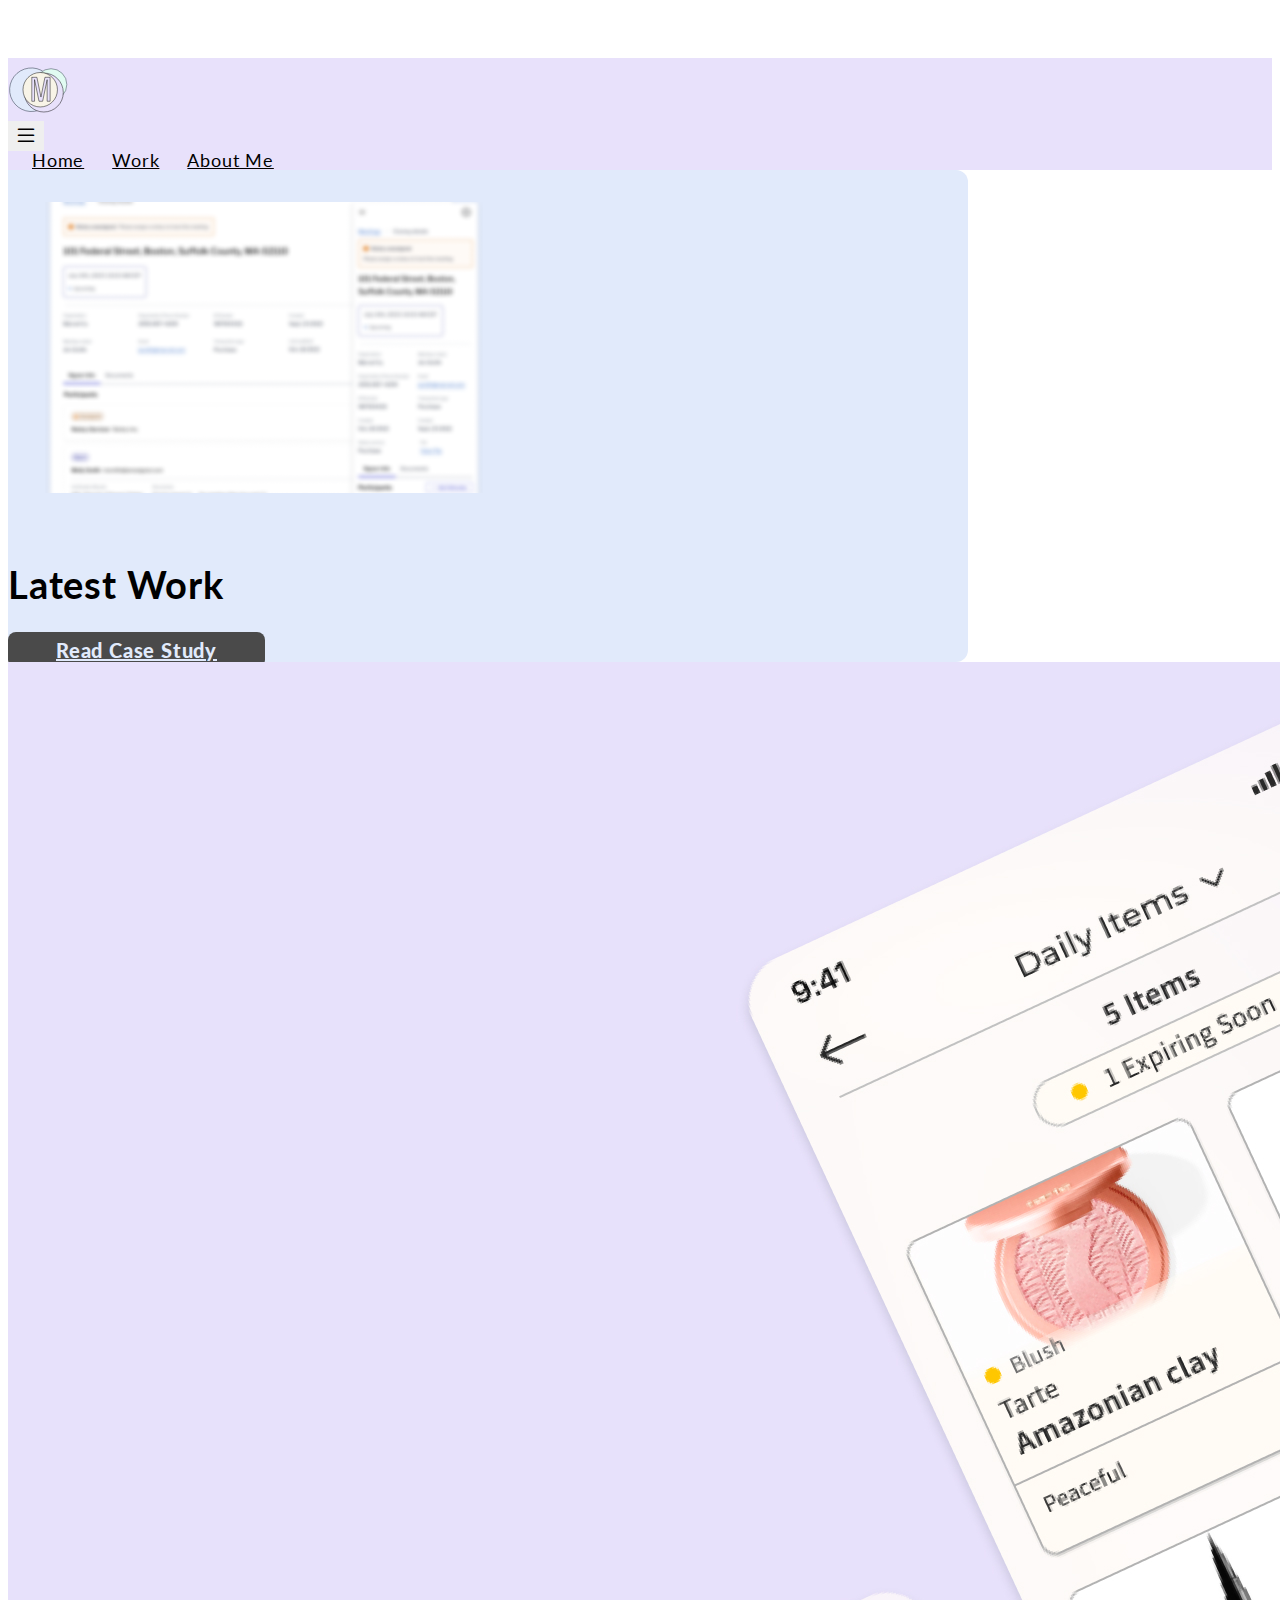
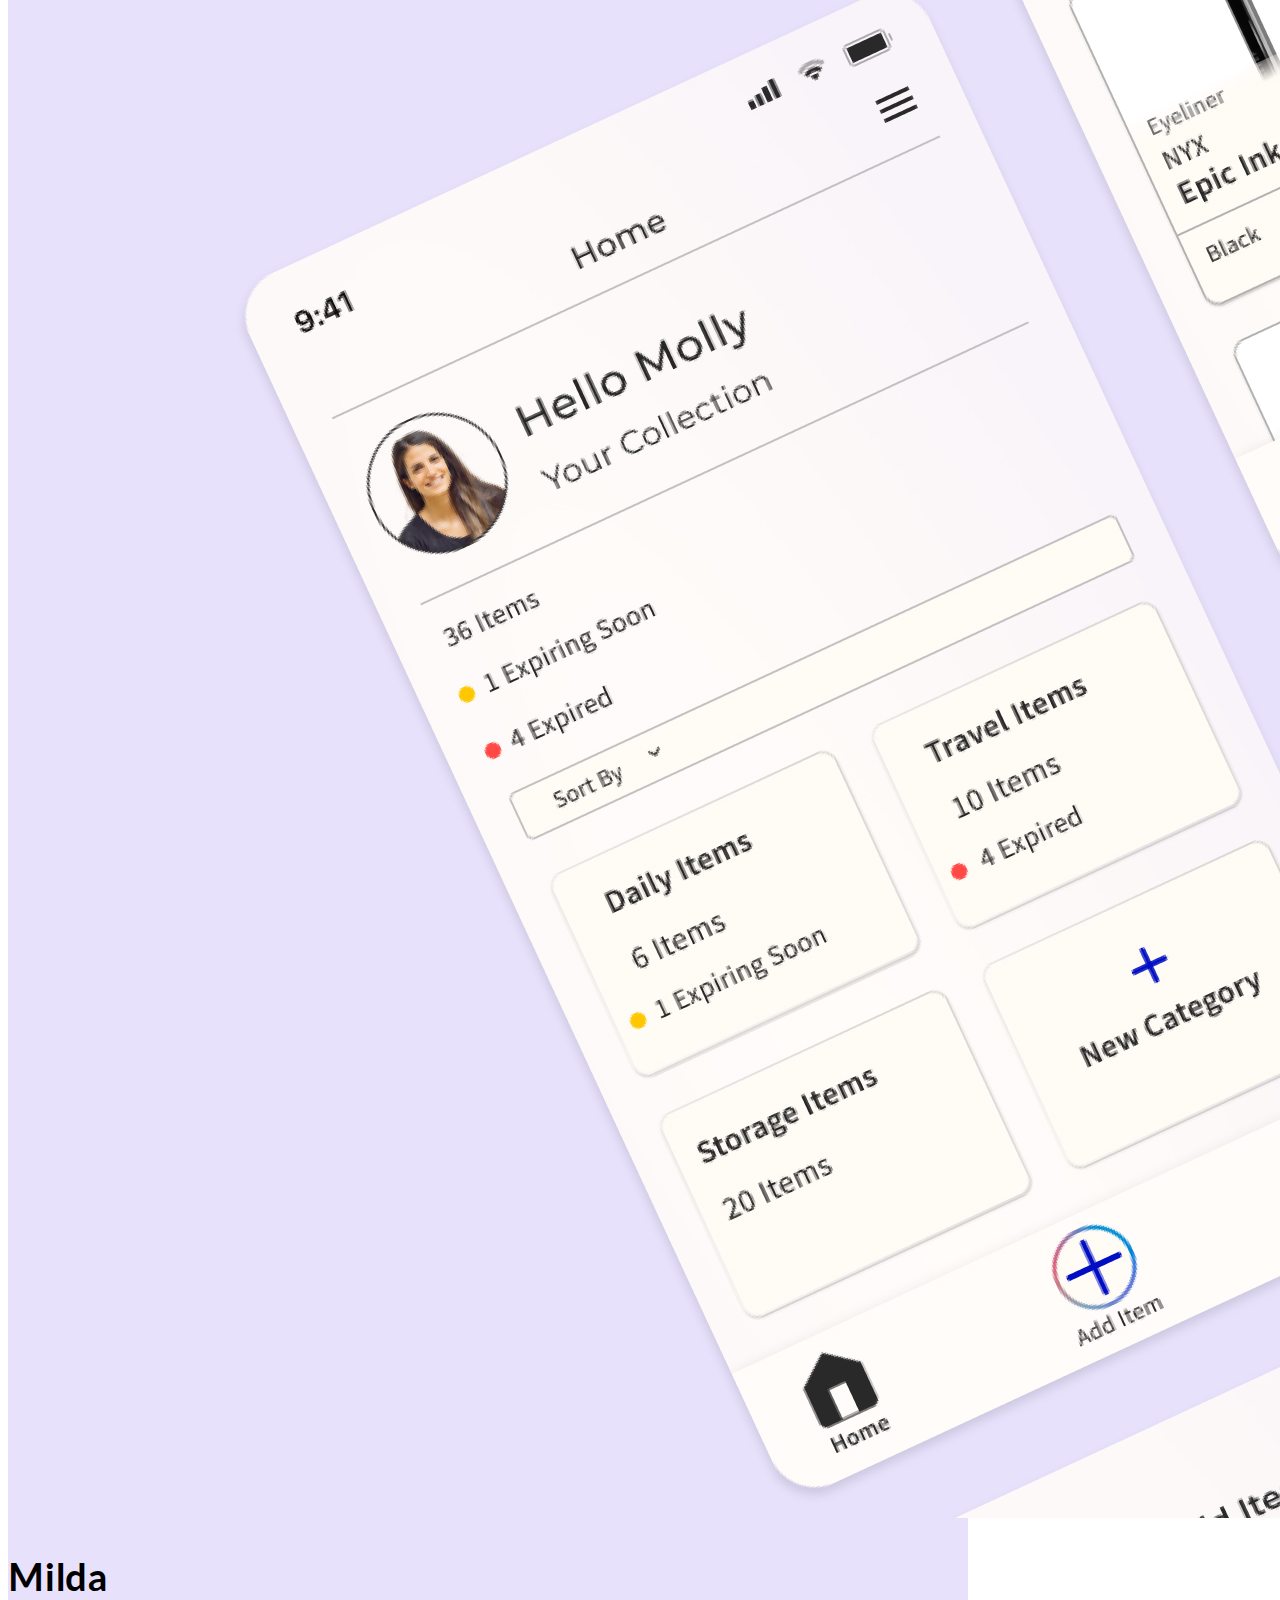
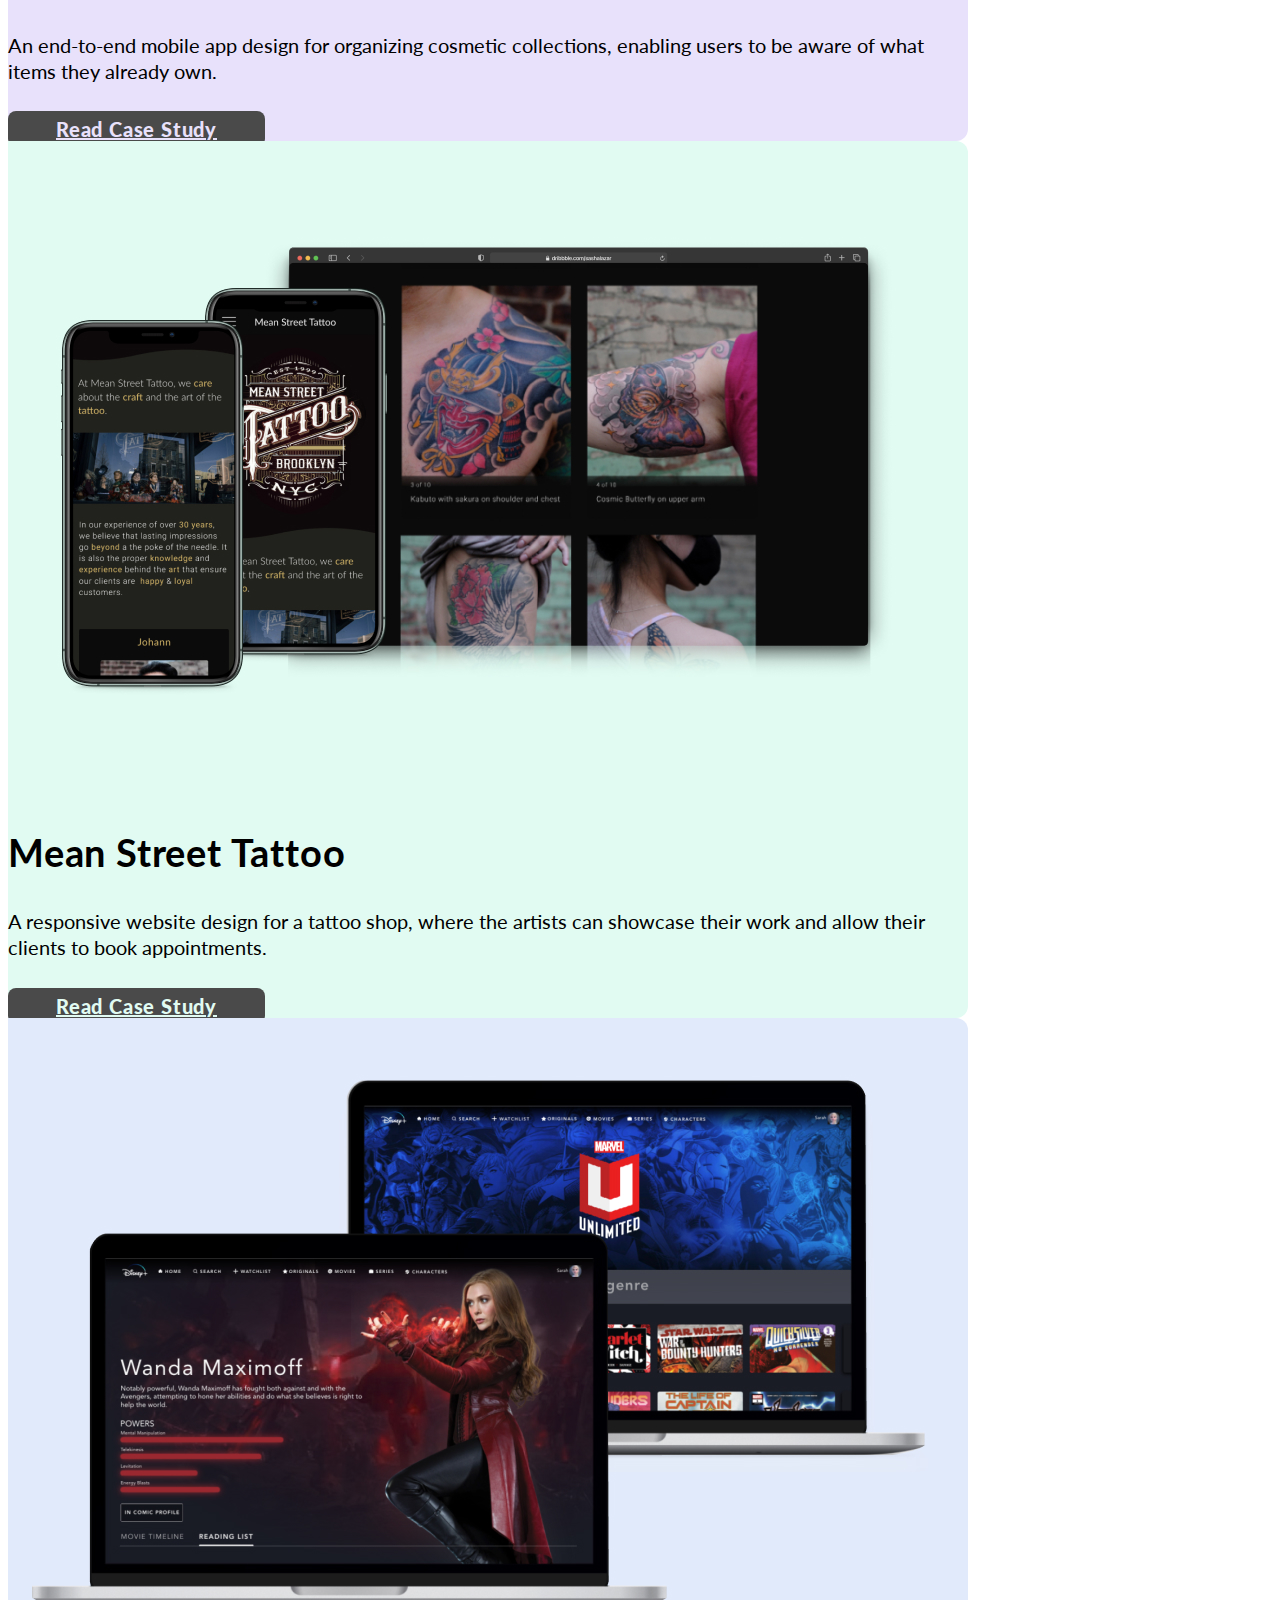
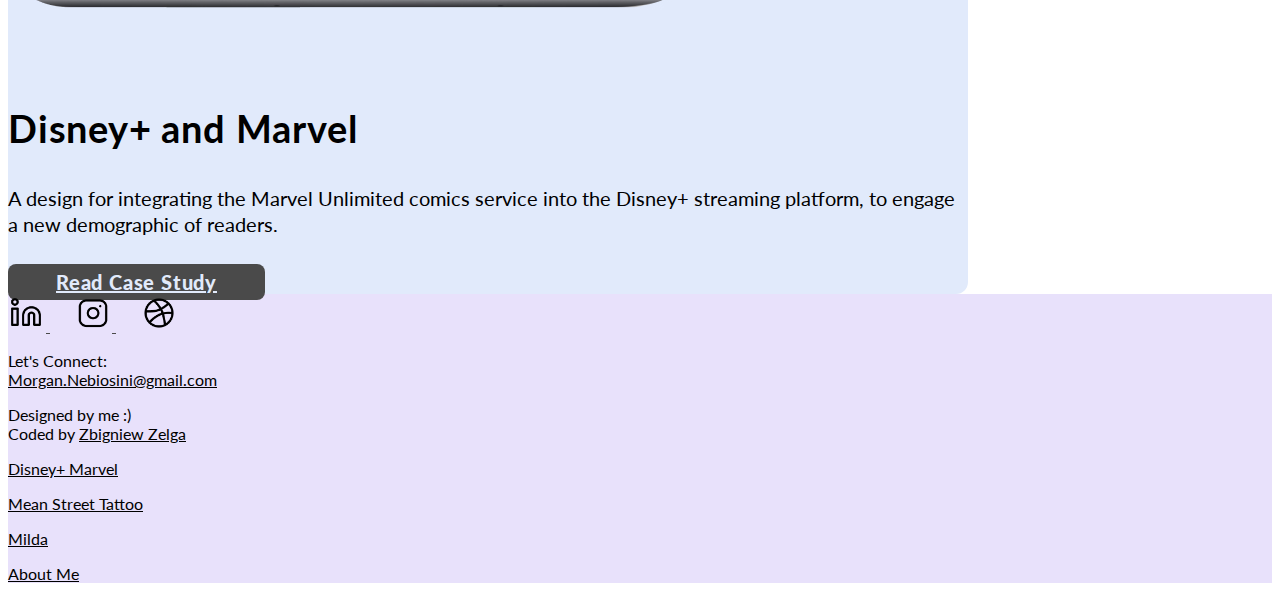
<file: portfolio.html>
<!DOCTYPE html>
<html lang="en" class="h-100">
  <head>
    <!-- Required meta tags -->
    <meta charset="utf-8" />
    <meta name="viewport" content="width=device-width, initial-scale=1" />
    <meta name="robots" content="noindex">

    <!-- Bootstrap CSS -->
    <link
      href="https://cdn.jsdelivr.net/npm/bootstrap@5.1.0/dist/css/bootstrap.min.css"
      rel="stylesheet"
      integrity="sha384-KyZXEAg3QhqLMpG8r+8fhAXLRk2vvoC2f3B09zVXn8CA5QIVfZOJ3BCsw2P0p/We"
      crossorigin="anonymous"
    />
    <link
      rel="stylesheet"
      href="https://cdn.jsdelivr.net/npm/bootstrap-icons@1.5.0/font/bootstrap-icons.css"
    />

    <!-- Lato Google font -->
    <link rel="preconnect" href="https://fonts.googleapis.com" />
    <link rel="preconnect" href="https://fonts.gstatic.com" crossorigin />
    <link
      href="https://fonts.googleapis.com/css2?family=Lato:wght@400;700;900&display=swap"
      rel="stylesheet"
    />

    <link href="global.css" rel="stylesheet" />
    <link href="styles.css" rel="stylesheet" />
    <title>Morgan Nebiosini - Product Designer</title>
    <link rel="shortcut icon" href="images/favicons/favicon.ico" />

    <!-- Fathom analytics -->
    <script
      src="https://cdn.usefathom.com/script.js"
      data-site="QMNLJYTA"
      defer
    ></script>
  </head>

  <body class="d-flex flex-column h-100">
    <header>
      <nav class="navbar fixed-top navbar-expand-md pt-md-0">
        <div class="container">
          <div class="ps-md-1">
            <a
              class="d-flex align-items-center me-md-auto text-dark text-decoration-none"
              href="/morgan-portfolio/"
            >
              <img
                class="d-block"
                src="images/morgan-icon.svg"
                alt="Morgan Nebiosini Avatar"
              />
            </a>
          </div>
          <button
            class="navbar-toggler"
            type="button"
            data-bs-toggle="collapse"
            data-bs-target="#navbarSupportedContent"
            aria-controls="navbarSupportedContent"
            aria-expanded="false"
            aria-label="Toggle navigation"
          >
            <span class="navbar-toggler-default">
              <i class="bi-list"></i>
            </span>
            <span class="navbar-toggler-toggled">
              <i class="bi-x"></i>
            </span>
          </button>
          <div class="collapse navbar-collapse" id="navbarSupportedContent">
            <div class="ms-auto">
              <div class="navbar-nav me-auto mb-2 mb-md-0 mt-md-2">
                <a
                  href="/morgan-portfolio/"
                  aria-current="page"
                  class="nav-link mx-md-3 mx-lg-4 pt-4 pt-md-2"
                  >Home</a
                >
                <a
                  href="/morgan-portfolio/portfolio.html"
                  aria-current="page"
                  class="nav-link mx-md-3 mx-lg-4 pt-4 pt-md-2 active"
                  >Work</a
                >
                <a
                  href="/morgan-portfolio/about.html"
                  aria-current="page"
                  class="nav-link ms-md-3 me-md-1 pt-4 pt-md-2"
                  >About Me</a
                >
              </div>
            </div>
          </div>
        </div>
      </nav>
    </header>

    <main>
      <!-- latest work -->
      <div class="disney-marvel-block px-2 pt-4 pt-sm-5">
        <div class="container px-0 px-md-4 py-0">
          <div class="row flex-lg-row-reverse align-items-center px-2 pt-5">
            <div class="col-lg-7 pb-3 pb-sm-3 pb-lg-0">
              <img
                class="d-block img-fluid"
                src="images/current-work.png"
                alt="Morgan Nebiosini Current Work Design Teaser"
              />
            </div>
            <div
              class="col-lg-5 d-flex flex-column align-items-center align-items-lg-start pb-5"
            >
              <h2 class="text-center text-lg-start my-sm-3">Latest Work</h2>
              <a
                href="https://portfolio-2024-05d081.webflow.io/"
                target="_blank"
                role="button"
                class="btn btn-primary read-case-study"
                >Read Case Study</a
              >
            </div>
          </div>
        </div>
      </div>
      
      <!-- milda -->
      <div class="milda-block px-2 pt-4 pt-sm-5">
        <div class="container px-0 px-md-4 py-0">
          <div class="row flex-lg-row align-items-center px-2 pt-5">
            <div class="col-lg-7 pb-3 pb-sm-3 pb-lg-0">
              <img
                class="d-block img-fluid"
                src="images/milda.jpg"
                alt="Morgan Nebiosini Milda Placeholder"
              />
            </div>
            <div
              class="col-lg-5 d-flex flex-column align-items-center align-items-lg-start pb-5"
            >
              <h2 class="text-center text-lg-start my-sm-3">Milda</h2>
              <h5 class="text-center text-lg-start mb-4">
                An end-to-end mobile app design for organizing cosmetic
                collections, enabling users to be aware of what items they
                already own.
              </h5>
              <a
                href="/morgan-portfolio/milda.html"
                role="button"
                class="btn btn-primary read-case-study"
                >Read Case Study</a
              >
            </div>
          </div>
        </div>
      </div>

      <!-- mean street tattoo -->
      <div class="mean-street-tattoo-block px-2 pt-4 pt-sm-5">
        <div class="container px-0 px-md-4 py-4">
          <div class="row flex-lg-row-reverse align-items-center px-2 pb-2">
            <div class="col-lg-7 pb-3 pb-sm-3 pb-lg-0">
              <img
                class="d-block img-fluid"
                src="images/mean-street-tattoo.jpg"
                alt="Morgan Nebiosini Mean Street Tattoo Design Teaser"
              />
            </div>
            <div
              class="col-lg-5 d-flex flex-column align-items-center align-items-lg-start"
            >
              <h2 class="text-center text-lg-start my-sm-3">
                Mean Street Tattoo
              </h2>
              <h5 class="text-center text-lg-start mb-4">
                A responsive website design for a tattoo shop, where the artists
                can showcase their work and allow their clients to book
                appointments.
              </h5>
              <a
                href="/morgan-portfolio/mean-street-tattoo.html"
                role="button"
                class="btn btn-primary read-case-study"
                >Read Case Study</a
              >
            </div>
          </div>
        </div>
      </div>

      <!-- disney+ marvel integration -->
      <div class="disney-marvel-block px-2 py-4 pt-sm-5">
        <div class="container px-0 px-md-4 py-4">
          <div class="row flex-lg-row align-items-center px-2 pb-2">
            <div class="col-lg-7 pb-3 pb-sm-3 pb-lg-0">
              <img
                class="d-block img-fluid"
                src="images/disney-marvel.jpg"
                alt="Morgan Nebiosini Disney+ Marvel Design Teaser"
              />
            </div>
            <div
              class="col-lg-5 d-flex flex-column align-items-center align-items-lg-start"
            >
              <h2 class="text-center text-lg-start my-sm-3">
                Disney+ and Marvel
              </h2>
              <h5 class="text-center text-lg-start mb-4">
                A design for integrating the Marvel Unlimited comics service
                into the Disney+ streaming platform, to engage a new demographic
                of readers.
              </h5>
              <a
                href="/morgan-portfolio/disney-marvel.html"
                role="button"
                class="btn btn-primary read-case-study"
                >Read Case Study</a
              >
            </div>
          </div>
        </div>
      </div>
    </main>

    <footer class="mt-auto">
      <div class="footer px-2">
        <div class="container px-3 py-3">
          <div class="row">
            <div
              class="col-md-4 col-lg-3 d-flex flex-column justify-content-evenly"
            >
              <div class="row pb-3">
                <div
                  class="d-flex justify-content-start align-items-center social-links"
                >
                  <a
                    href="https://www.linkedin.com/in/morgannebiosini/"
                    target="_blank"
                  >
                    <img
                      class="d-block"
                      src="images/linkedin.png"
                      alt="Morgan Nebiosini on LinkedIn"
                    />
                  </a>

                  <a
                    href="https://www.instagram.com/morgan.ui.ux/"
                    target="_blank"
                  >
                    <img
                      class="d-block"
                      src="images/instagram.png"
                      alt="Morgan Nebiosini on Instagram"
                    />
                  </a>

                  <a href="https://dribbble.com/MorganHope" target="_blank">
                    <img
                      class="d-block"
                      src="images/dribbble.png"
                      alt="Morgan Nebiosini on Dribbble"
                    />
                  </a>
                </div>
              </div>

              <div>
                <p>
                  Let's Connect:<br />
                  <a href="mailto:morgan.nebiosini@gmail.com"
                    >Morgan.Nebiosini@gmail.com</a
                  >
                </p>
              </div>
              <div>
                <p>
                  Designed by me :)<br />
                  Coded by
                  <a href="https://zbigniewzelga.com">Zbigniew Zelga</a>
                </p>
              </div>
            </div>

            <div class="col-md-4 col-lg-3 offset-md-4 offset-lg-6">
              <ul class="footer-list">
                <li>
                  <a href="/morgan-portfolio/disney-marvel.html" aria-current="page"
                    >Disney+ Marvel</a
                  >
                </li>
                <li>
                  <a href="/morgan-portfolio/mean-street-tattoo.html" aria-current="page"
                    >Mean Street Tattoo</a
                  >
                </li>
                <li><a href="/morgan-portfolio/milda.html" aria-current="page">Milda</a></li>
                <li><a href="/morgan-portfolio/about.html" aria-current="page">About Me</a></li>
              </ul>
            </div>
          </div>
        </div>
      </div>
    </footer>

    <script
      src="https://cdn.jsdelivr.net/npm/bootstrap@5.1.0/dist/js/bootstrap.bundle.min.js"
      integrity="sha384-U1DAWAznBHeqEIlVSCgzq+c9gqGAJn5c/t99JyeKa9xxaYpSvHU5awsuZVVFIhvj"
      crossorigin="anonymous"
    ></script>
  </body>
</html>
</file>
<file: global.css>
/*
 * Globals
 */
@font-face {
  font-family: "Grayscale";
  src: url("fonts/Grayscale-Regular.ttf") format("truetype");
}

body {
  font-family: "Lato", sans-serif;
  font-size: 16px;
  color: black;
  margin-top: 45px;
}
@media (min-width: 768px) {
  body {
    margin-top: 58px;
  }
}

h1 {
  font-size: 34px;
  font-weight: 700;
  letter-spacing: 0.005rem;
}
@media (min-width: 992px) {
  h1 {
    font-size: 48px;
  }
}

h2 {
  font-size: 28px;
  font-weight: 700;
  letter-spacing: 0.05rem;
}
@media (min-width: 992px) {
  h2 {
    font-size: 38px;
  }
}

h3 {
  font-size: 24px;
  font-weight: 700;
}
@media (min-width: 992px) {
  h3 {
    font-size: 28px;
  }
}

h4 {
  font-size: 20px;
  font-weight: 700;
}
@media (min-width: 992px) {
  h4 {
    font-size: 20px;
  }
}

h5 {
  font-size: 20px;
  font-weight: 400;
  line-height: 26px;
}

p.detail {
  font-size: 14px;
  color: #4a4a4a;
}

a {
  color: black;
}

a:hover,
a:focus {
  color: #5d08c8;
}

.btn:focus {
  box-shadow: none;
}

/* navbar */
.navbar img {
  height: 32px;
}
@media (min-width: 768px) {
  .navbar img {
    height: 60px;
  }
}
.navbar.fixed-top {
  background-color: #e8e1fb;
}
.navbar .navbar-toggler {
  border: none;
  color: black;
  font-size: 1.5rem;
}
.navbar .navbar-toggler:hover {
  box-shadow: none;
}
.navbar-toggler .navbar-toggler-default {
  display: -ms-flexbox;
  display: flex;
}

.navbar-toggler[aria-expanded="true"] .navbar-toggler-default {
  display: none;
}

.navbar-toggler .navbar-toggler-toggled {
  display: none;
}

.navbar-toggler[aria-expanded="true"] .navbar-toggler-toggled {
  display: -ms-flexbox;
  display: flex;
}

@media (max-width: 767px) {
  .navbar-collapse {
    position: fixed;
    top: 45px;
    bottom: 0;
    left: 100%;
    width: 100%;
    overflow-y: auto;
    visibility: hidden;
    background-color: rgba(0, 0, 0, 0.75);
    transition: transform 0.3s ease-in-out, visibility 0.3s ease-in-out;
  }
  .navbar-collapse.show {
    visibility: visible;
    transform: translateX(-100%);
  }
  .navbar-collapse .navbar-nav {
    background-color: #e8e1fb;
  }
  .navbar-collapse.collapsing {
    background-color: rgba(0, 0, 0, 0.75);
    bottom: 0;
    height: auto;
  }
}

.navbar-nav .nav-link {
  margin: 0 0 8px 24px;
  font-size: 18px;
  font-weight: 400;
  color: rgba(0, 0, 0, 1);
  background-color: transparent;
  border-bottom: 0.125rem solid transparent;
  width: max-content;
  letter-spacing: 0.05rem;
  line-height: 1rem;
}
.navbar-collapse .navbar-nav .nav-link {
  padding: 8px 0;
}
.navbar-toggler .navbar-nav .nav-link {
  padding: 12px 0;
}
.navbar-nav .nav-link:hover,
.navbar-nav .nav-link:focus {
  color: #5d08c8 !important;
  border-bottom-color: #5d08c8 !important;
}
.navbar-nav .nav-link.active {
  color: black;
  border-bottom-color: black;
}

li {
  margin: 16px 0;
}

li:first-child {
  margin: 0;
}
li:last-child {
  margin: 16px 0 0 0;
}

/* footer */
.cartoon-image img {
  width: auto;
  height: auto;
  margin-bottom: -68px;
  z-index: -10;
  max-width: 254px;
}

footer .footer {
  background-color: #e8e1fb;
}

.social-links a {
  color: #4a4a4a;
  padding-left: 12px;
  padding-right: 12px;
}
.social-links a:first-child {
  padding-left: 0;
}
.social-links a:last-child {
  padding-right: 0;
}
.social-links img {
  width: 38px;
}

ul.footer-list {
  padding-left: 0;
  list-style: none;
  margin-bottom: 0;
}

.footer-list li {
  display: flex;
  align-items: flex-start;
  margin-bottom: 0.5rem;
}

@media (min-width: 1200px) {
  .container,
  .container-lg,
  .container-md,
  .container-sm,
  .container-xl,
  .container-xxl {
    max-width: 960px;
  }
}

a.lightbox-link img {
  max-width: 100%;
  cursor: zoom-in;
}

.lightbox {
  display: none;
  position: fixed;
  z-index: 1031;
  top: 0;
  left: 0;
  right: 0;
  bottom: 0;
  padding: 1em;
  background: rgba(0, 0, 0, 0.8);
}

.lightbox:target {
  display: block;
}

.lightbox span {
  display: block;
  width: 100%;
  height: 100%;
  background-position: center;
  background-repeat: no-repeat;
  background-size: contain;
}
</file>
<file: styles.css>
#home header {
  background-color: #e8e1fb;
}

.navbar h5 {
  font-family: "Grayscale", sans-serif;
  font-size: 24px;
}
@media (min-width: 768px) {
  .navbar h5 {
    font-size: 26px;
  }
}

.intro-block {
  background-color: #e8e1fb;
  padding-top: 32px;
  padding-bottom: 40px;
}
.intro-block img {
  width: 176px;
  height: auto;
}
@media (min-width: 576px) {
  .intro-block img {
    width: 100%;
    height: auto;
  }
}
@media (min-width: 768px) {
  .intro-block img {
    width: 176px;
    height: auto;
  }
}
@media (min-width: 992px) {
  .intro-block img {
    width: 255px;
    height: auto;
  }
}

.intro-block h1 {
  padding-top: 16px;
}

.disney-marvel-block .container {
  background-color: #e1eafb;
  border-radius: 12px;
}
.disney-marvel-block .container a.read-case-study {
  color: #e1eafb;
}
.mean-street-tattoo-block .container {
  background-color: #e1fbf2;
  border-radius: 12px;
}
.mean-street-tattoo-block .container a.read-case-study {
  color: #e1fbf2;
}
.milda-block .container {
  background-color: #e8e1fb;
  border-radius: 12px;
}
.milda-block .container a.read-case-study {
  color: #e8e1fb;
}

.btn {
  font-size: 18px;
  font-weight: 700;
  border-radius: 0.5rem;
}

.read-case-study {
  background-color: #4a4a4a;
  border-color: #4a4a4a;
  padding: 6px 48px;
  font-size: 20px;
  font-weight: 900;
  letter-spacing: 0.05rem;
}
.read-case-study:hover,
.read-case-study:active,
.read-case-study:focus {
  background-color: #5d08c8;
  border-color: #5d08c8;
  color: #e8e1fb !important;
}
.read-case-study:active:focus {
  box-shadow: none;
}

.jump-to-prototype {
  border: 2px solid #212529;
}
.view-prototype {
  background-color: #262831;
  border-color: #4a4a4a;
}
a#final-prototype {
  display: block;
  height: 0;
}
.jump-to-prototype:hover,
.jump-to-prototype:active,
.jump-to-prototype:focus,
.view-prototype:hover,
.view-prototype:active,
.view-prototype:focus {
  background-color: #5d08c8;
  border-color: #5d08c8;
  color: #e8e1fb !important;
}
.jump-to-prototype:active:focus,
.view-prototype:active:focus {
  box-shadow: none;
}

@media (min-width: 992px) {
  .small-card .container {
    height: 510px;
  }
}
</file>
<file: about-me.css>
#about-me header {
  background-color: #e8e1fb;
}

.about-block img#headshot {
  width: 156px;
  height: 156px;
}
@media (min-width: 768px) {
  .about-block img#headshot {
    width: 216px;
    height: 216px;
  }
}

.my-story-block .container div.row div {
  background-color: #e8e1fb;
  border-radius: 12px;
}
.contact-me-block .container div.row div {
  background-color: #e1eafb;
  border-radius: 12px;
}

.personal-artwork .container div.row div {
  background-color: #e8e1fb;
  border-radius: 12px;
}

.my-free-time .container div.row div {
  background-color: #e1fbf2;
  border-radius: 12px;
}

.contact-me-block .container a.read-case-study {
  color: #e1eafb;
}
</file>
<file: mean-street-tattoo.css>
#mean-street-tattoo header {
  background-color: #e1fbf2;
}

#mean-street-tattoo .navbar.fixed-top {
  background-color: #e1fbf2;
}

#cover {
  background-color: #e1fbf2;
}

#research,
#looking-at-the-analytics,
#learning-from-potential-users,
#power-of-instagram,
#user-personas,
#jade-deep-dive {
  background-color: #e1eafb;
  color: black;
}

#define-intro,
#define,
#task-flow,
#information-architecture {
  background-color: white;
  color: black;
}

#design,
#creating-the-ui-kit,
#failure-before-success,
#putting-it-all-together,
#changes-made {
  background-color: #e4ddfb;
  color: black;
}

#validate {
  background-color: white;
  color: black;
}

#summary {
  background-color: #e1fbf2;
}

#scope hr {
  background-color: #444;
  height: 2px;
  opacity: 1;
}
#research hr,
#power-of-instagram hr,
#validate hr,
#define-intro hr,
#design hr {
  background-color: black;
  height: 2px;
  opacity: 1;
}

#final-design {
  background-color: black;
  color: white;
}

#video {
  width: 50vw;
  max-width: 400px;
}
</file>
<file: milda.css>
#milda header,
#milda .navbar.fixed-top,
#cover,
#validate,
#revisions,
#summary {
  background-color: #e8e1fb;
}

#milda hr {
  background-color: #444;
  height: 2px;
  opacity: 1;
}

#research,
#market-research,
#user-research,
#group-affinity-mapping,
#key-findings,
#user-persona,
#persona-empathy-map {
  background-color: #e1eafb;
}

#final-design {
  background-color: black;
  color: white;
}

#video {
  width: 50vw;
  max-width: 400px;
}
</file>
